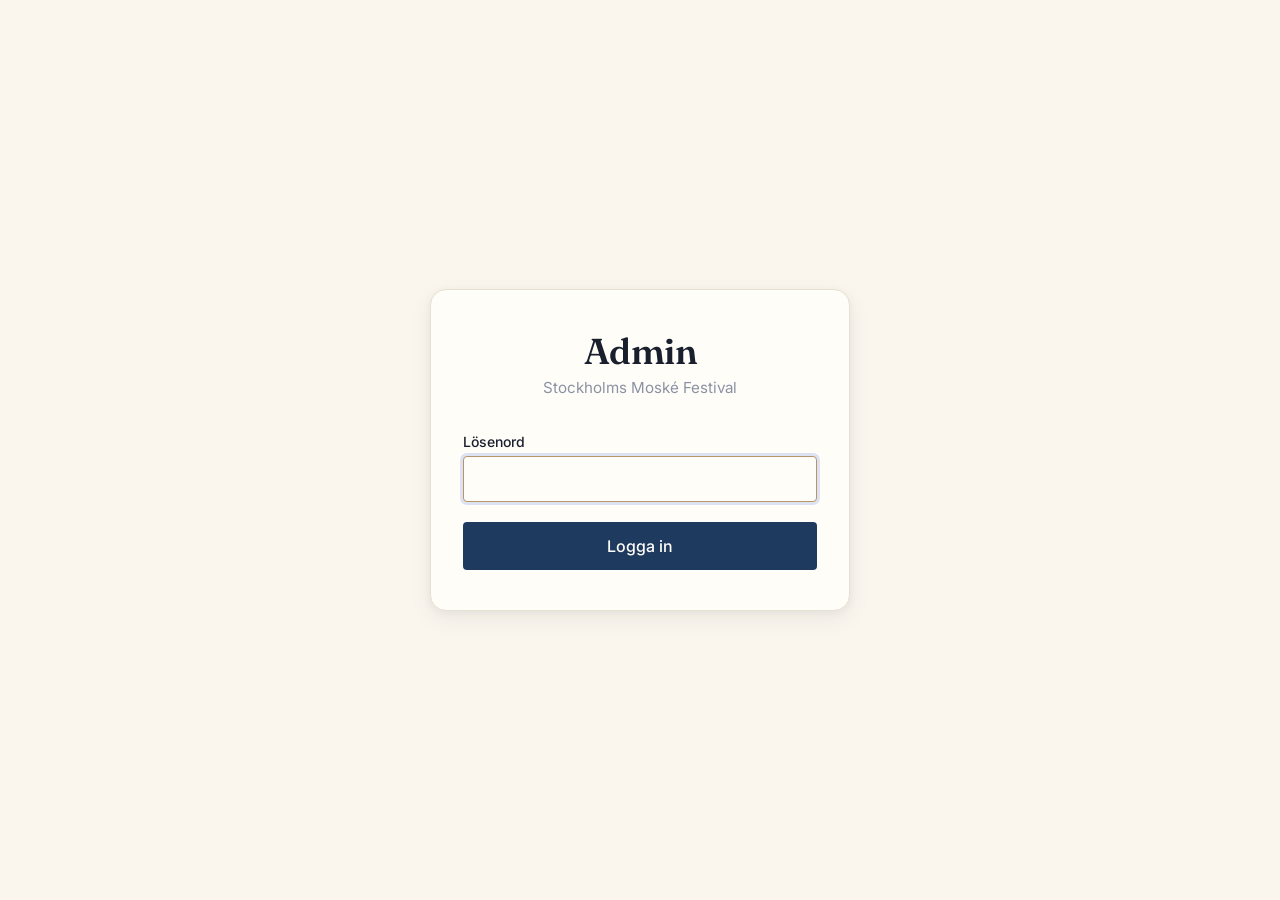
<file: bajram-admin/index.html>
<!DOCTYPE html>
<html lang="sv">
<head>
  <meta charset="utf-8">
  <meta name="viewport" content="width=device-width, initial-scale=1.0, viewport-fit=cover">
  <meta name="robots" content="noindex, nofollow">
  <meta name="theme-color" content="#0f1e3d">
  <title>Admin – Stockholms Moské Festival</title>

  <link rel="preconnect" href="https://fonts.googleapis.com">
  <link rel="preconnect" href="https://fonts.gstatic.com" crossorigin>
  <link rel="stylesheet" href="https://fonts.googleapis.com/css2?family=Fraunces:ital,opsz,wght,SOFT@0,9..144,300..600,30..100;1,9..144,300..600,30..100&family=Inter:wght@400;500;600&display=swap">

  <link rel="stylesheet" href="admin.css">
</head>
<body>

  <a href="#main-content" class="skip-link">Hoppa till innehåll</a>

  <!-- ========================================================== -->
  <!-- LOGIN-VY                                                    -->
  <!-- ========================================================== -->
  <section id="login-view" class="centered">
    <div class="login-card">
      <h1>Admin</h1>
      <p class="subtitle">Stockholms Moské Festival</p>
      <form id="login-form" novalidate>
        <label for="login-password">Lösenord</label>
        <input type="password" id="login-password" required autocomplete="current-password" autofocus>
        <button type="submit">Logga in</button>
        <p id="login-error" class="error" role="alert" aria-live="assertive" hidden></p>
      </form>
    </div>
  </section>

  <!-- ========================================================== -->
  <!-- DASHBOARD-VY                                                -->
  <!-- ========================================================== -->
  <div id="dashboard-view" hidden>

    <!-- Toppbar -->
    <header class="topbar">
      <div class="topbar__brand">
        <img src="assets/logo.svg" alt="" class="topbar__logo" width="32" height="36">
        <div class="topbar__title">
          <span class="topbar__name">Stockholms Moské</span>
          <span class="topbar__sub">Admin · Festival 2026</span>
        </div>
        <span class="topbar__divider" aria-hidden="true"></span>
        <span id="live-chip" class="chip ok topbar__live"><span class="dot ok"></span>Live · senast sparad <span id="last-saved">just nu</span></span>
      </div>
      <div class="topbar__actions">
        <a id="preview-public-link" href="../bajram-basar/" target="_blank" rel="noopener" class="btn btn--ghost-light">Förhandsgranska sidan ↗</a>
        <div id="user-pill" class="topbar__user-pill" hidden>
          <span class="topbar__avatar" aria-hidden="true">YA</span>
          <span class="topbar__user-name">Yasser A.</span>
        </div>
        <button id="logout-btn" class="btn btn--ghost-light">Logga ut</button>
      </div>
    </header>

    <!-- Banner ersätter toasts: live-meddelande direkt i layouten -->
    <div id="banner" class="banner" role="status" aria-live="polite" hidden></div>

    <div class="dashboard-layout">

      <!-- Sidebar-navigation -->
      <nav class="tab-nav" aria-label="Adminnavigering">
        <p class="tab-nav__group-label">Översikt</p>
        <button class="tab-nav__btn is-active" data-tab="overview" type="button" id="tab-overview" aria-selected="true">
          <span class="tab-nav__icon" aria-hidden="true">◐</span>
          <span class="tab-nav__label">Översikt</span>
        </button>

        <p class="tab-nav__group-label">Innehåll</p>
        <button class="tab-nav__btn" data-tab="event" type="button" id="tab-event" aria-selected="false">
          <span class="tab-nav__icon" aria-hidden="true">✦</span>
          <span class="tab-nav__label">Eventinformation</span>
        </button>
        <button class="tab-nav__btn" data-tab="questions" type="button" id="tab-questions" aria-selected="false">
          <span class="tab-nav__icon" aria-hidden="true">⊞</span>
          <span class="tab-nav__label">Formulärfrågor</span>
        </button>
        <button class="tab-nav__btn" data-tab="submissions" type="button" id="tab-submissions" aria-selected="false">
          <span class="tab-nav__icon" aria-hidden="true">✺</span>
          <span class="tab-nav__label">Anmälningar</span>
          <span id="tab-badge-submissions" class="tab-nav__badge" hidden></span>
        </button>
        <button class="tab-nav__btn" data-tab="exhibitors" type="button" id="tab-exhibitors" aria-selected="false">
          <span class="tab-nav__icon" aria-hidden="true">✧</span>
          <span class="tab-nav__label">Utställare</span>
          <span id="tab-badge-exhibitors" class="tab-nav__badge" hidden></span>
        </button>
        <button class="tab-nav__btn" data-tab="sports" type="button" id="tab-sports" aria-selected="false">
          <span class="tab-nav__icon" aria-hidden="true">◇</span>
          <span class="tab-nav__label">Fotboll &amp; basket</span>
        </button>

        <p class="tab-nav__group-label">Inställningar</p>
        <button class="tab-nav__btn" data-tab="social" type="button" id="tab-social" aria-selected="false">
          <span class="tab-nav__icon" aria-hidden="true">⌖</span>
          <span class="tab-nav__label">Sociala medier</span>
        </button>

        <div class="tab-nav__help">
          <p class="tab-nav__help-title">Behöver du hjälp?</p>
          <p class="tab-nav__help-text">Ring Karim på<br><a href="tel:+46739314033">073 931 40 33</a></p>
        </div>
      </nav>

      <!-- Innehållsområde -->
      <main class="tab-content" id="main-content">

        <!-- ---------- ÖVERSIKT ---------- -->
        <section data-tab-panel="overview" id="panel-overview" tabindex="0">
          <div class="page-header">
            <p class="page-header__crumbs">Översikt</p>
            <div class="page-header__row">
              <div>
                <h1 class="page-header__title">Översikt</h1>
                <p class="page-header__sub">Status för festivalen och senaste anmälningar.</p>
              </div>
            </div>
          </div>
          <div class="status-cards">
            <div class="status-card status-card--registration">
              <span class="label">Anmälan</span>
              <strong id="overview-registration-status">…</strong>
              <button id="toggle-registration-btn" class="btn btn--small">Stäng anmälan</button>
            </div>
            <div class="status-card">
              <span class="label">Nya anmälningar</span>
              <strong id="overview-new-count">…</strong>
            </div>
            <div class="status-card">
              <span class="label">Totalt anmälningar</span>
              <strong id="overview-total-count">…</strong>
            </div>
            <div class="status-card">
              <span class="label">Publicerade utställare</span>
              <strong id="overview-published-count">…</strong>
            </div>
          </div>
          <div class="quick-links">
            <button data-goto-tab="submissions" class="btn">Visa anmälningar →</button>
            <button data-goto-tab="exhibitors" class="btn">Hantera utställare →</button>
            <button data-goto-tab="event" class="btn">Ändra eventinfo →</button>
          </div>
        </section>

        <!-- ---------- EVENTINFORMATION ---------- -->
        <section data-tab-panel="event" id="panel-event" tabindex="0" hidden>
          <div class="page-header">
            <p class="page-header__crumbs">Innehåll → Eventinformation</p>
            <div class="page-header__row">
              <div>
                <h1 class="page-header__title">Eventinformation</h1>
                <p class="page-header__sub">Ändringarna syns på publika sidan inom ~5 minuter (eller direkt om besökaren öppnar sidan i ny flik).</p>
              </div>
            </div>
          </div>
          <form id="event-form">
            <div id="event-fields"></div>
          </form>
        </section>

        <!-- ---------- FORMULÄRFRÅGOR ---------- -->
        <section data-tab-panel="questions" id="panel-questions" tabindex="0" hidden>
          <div class="page-header">
            <p class="page-header__crumbs">Innehåll → Bazaar → Formulärfrågor</p>
            <div class="page-header__row">
              <div>
                <h1 class="page-header__title">Formulärfrågor</h1>
                <p class="page-header__sub">Drag och släpp för att ändra ordning. Klicka på <strong>Ny fråga</strong> längst ned för att lägga till.</p>
              </div>
            </div>
          </div>
          <ul id="questions-list" class="questions-list"></ul>
          <button id="add-question-btn" class="btn btn-add">+ Ny fråga</button>
          <div class="form-actions">
            <button id="save-questions-btn" class="btn btn--primary">Spara frågor</button>
            <span id="questions-saved-msg" class="saved-msg" role="status" aria-live="polite" hidden>✓ Sparat</span>
          </div>
        </section>

        <!-- ---------- ANMÄLNINGAR ---------- -->
        <section data-tab-panel="submissions" id="panel-submissions" tabindex="0" hidden>
          <div class="page-header">
            <p class="page-header__crumbs">Innehåll → Bazaar → Anmälningar</p>
            <div class="page-header__row">
              <div>
                <h1 class="page-header__title">Anmälningar</h1>
                <p class="page-header__sub" id="submissions-subtitle">Klicka på en rad för att se hela formuläret och uppdatera status.</p>
              </div>
              <button id="export-csv-btn" class="btn btn-ghost">Exportera CSV ↓</button>
            </div>
          </div>

          <div class="filter-tabs" role="tablist" aria-label="Filtrera anmälningar på status">
            <button class="filter-tab is-active" data-filter="all" type="button" role="tab" aria-selected="true">Alla <span class="filter-tab__count" data-count="all">0</span></button>
            <button class="filter-tab" data-filter="new" type="button" role="tab" aria-selected="false">Nya <span class="filter-tab__count" data-count="new">0</span></button>
            <button class="filter-tab" data-filter="reviewed" type="button" role="tab" aria-selected="false">Granskar <span class="filter-tab__count" data-count="reviewed">0</span></button>
            <button class="filter-tab" data-filter="approved" type="button" role="tab" aria-selected="false">Godkända <span class="filter-tab__count" data-count="approved">0</span></button>
            <button class="filter-tab" data-filter="contacted" type="button" role="tab" aria-selected="false">Kontaktade <span class="filter-tab__count" data-count="contacted">0</span></button>
            <button class="filter-tab" data-filter="rejected" type="button" role="tab" aria-selected="false">Nekade <span class="filter-tab__count" data-count="rejected">0</span></button>
          </div>

          <div class="toolbar">
            <input type="search" id="submissions-search" placeholder="Sök anmälningar…" aria-label="Sök anmälningar">
            <select id="submissions-filter" hidden aria-hidden="true">
              <option value="all">Alla statusar</option>
              <option value="new">Nya</option>
              <option value="reviewed">Granskade</option>
              <option value="approved">Godkända</option>
              <option value="rejected">Nekade</option>
              <option value="contacted">Kontaktade</option>
            </select>
          </div>
          <table id="submissions-table" class="data-table">
            <thead>
              <tr><th>Datum</th><th>Namn</th><th>Företag</th><th>E-post</th><th>Telefon</th><th>Status</th><th><span class="visually-hidden">Åtgärder</span></th></tr>
            </thead>
            <tbody id="submissions-tbody"></tbody>
          </table>

          <!-- Detalj-modal -->
          <dialog id="submission-detail" aria-labelledby="submission-detail-title">
            <button class="dialog__close" aria-label="Stäng">×</button>
            <div id="submission-detail-content"></div>
          </dialog>
        </section>

        <!-- ---------- UTSTÄLLARE ---------- -->
        <section data-tab-panel="exhibitors" id="panel-exhibitors" tabindex="0" hidden>
          <div class="page-header">
            <p class="page-header__crumbs">Innehåll → Utställare</p>
            <div class="page-header__row">
              <div>
                <h1 class="page-header__title">Utställare</h1>
                <p class="page-header__sub">Bara utställare med <strong>Publicerad</strong> = på syns på publika sidan.</p>
              </div>
            </div>
          </div>
          <ul id="exhibitors-list"></ul>
          <button id="add-exhibitor-btn" class="btn btn-add">+ Lägg till utställare</button>
          <div class="form-actions">
            <button id="save-exhibitors-btn" class="btn btn--primary">Spara utställare</button>
            <span id="exhibitors-saved-msg" class="saved-msg" role="status" aria-live="polite" hidden>✓ Sparat</span>
          </div>
        </section>

        <!-- ---------- SOCIALA MEDIER ---------- -->
        <section data-tab-panel="social" id="panel-social" tabindex="0" hidden>
          <div class="page-header">
            <p class="page-header__crumbs">Inställningar → Sociala medier</p>
            <div class="page-header__row">
              <div>
                <h1 class="page-header__title">Sociala medier</h1>
                <p class="page-header__sub">Länkar som visas i pop-up:en på publika sidan.</p>
              </div>
            </div>
          </div>
          <ul id="social-list"></ul>
          <button id="add-social-btn" class="btn btn-add">+ Lägg till länk</button>
          <div class="form-actions">
            <button id="save-social-btn" class="btn btn--primary">Spara länkar</button>
            <span id="social-saved-msg" class="saved-msg" role="status" aria-live="polite" hidden>✓ Sparat</span>
          </div>
        </section>

        <!-- ---------- FOTBOLL & BASKET ---------- -->
        <section data-tab-panel="sports" id="panel-sports" tabindex="0" hidden>
          <div class="page-header">
            <p class="page-header__crumbs">Innehåll → Fotboll &amp; basket</p>
            <div class="page-header__row">
              <div>
                <h1 class="page-header__title">Fotboll &amp; basket</h1>
                <p class="page-header__sub">Hantera kommande sport-anmälningar.</p>
              </div>
            </div>
          </div>
          <div id="sports-list"></div>
          <div class="form-actions">
            <button id="save-sports-btn" class="btn btn--primary">Spara sport-sidor</button>
            <span id="sports-saved-msg" class="saved-msg" role="status" aria-live="polite" hidden>✓ Sparat</span>
          </div>
        </section>

      </main>
    </div>
  </div>

  <!-- ========================================================== -->
  <!-- BEKRÄFTELSE-MODAL                                           -->
  <!-- ========================================================== -->
  <dialog id="confirm-dialog" aria-labelledby="confirm-title" aria-describedby="confirm-message">
    <h3 id="confirm-title">Bekräfta</h3>
    <p id="confirm-message"></p>
    <div class="dialog__actions">
      <button id="confirm-cancel" class="btn">Avbryt</button>
      <button id="confirm-ok" class="btn btn--danger">OK</button>
    </div>
  </dialog>

  <script src="config.js" defer></script>
  <script src="admin.js" defer></script>
</body>
</html>
</file>
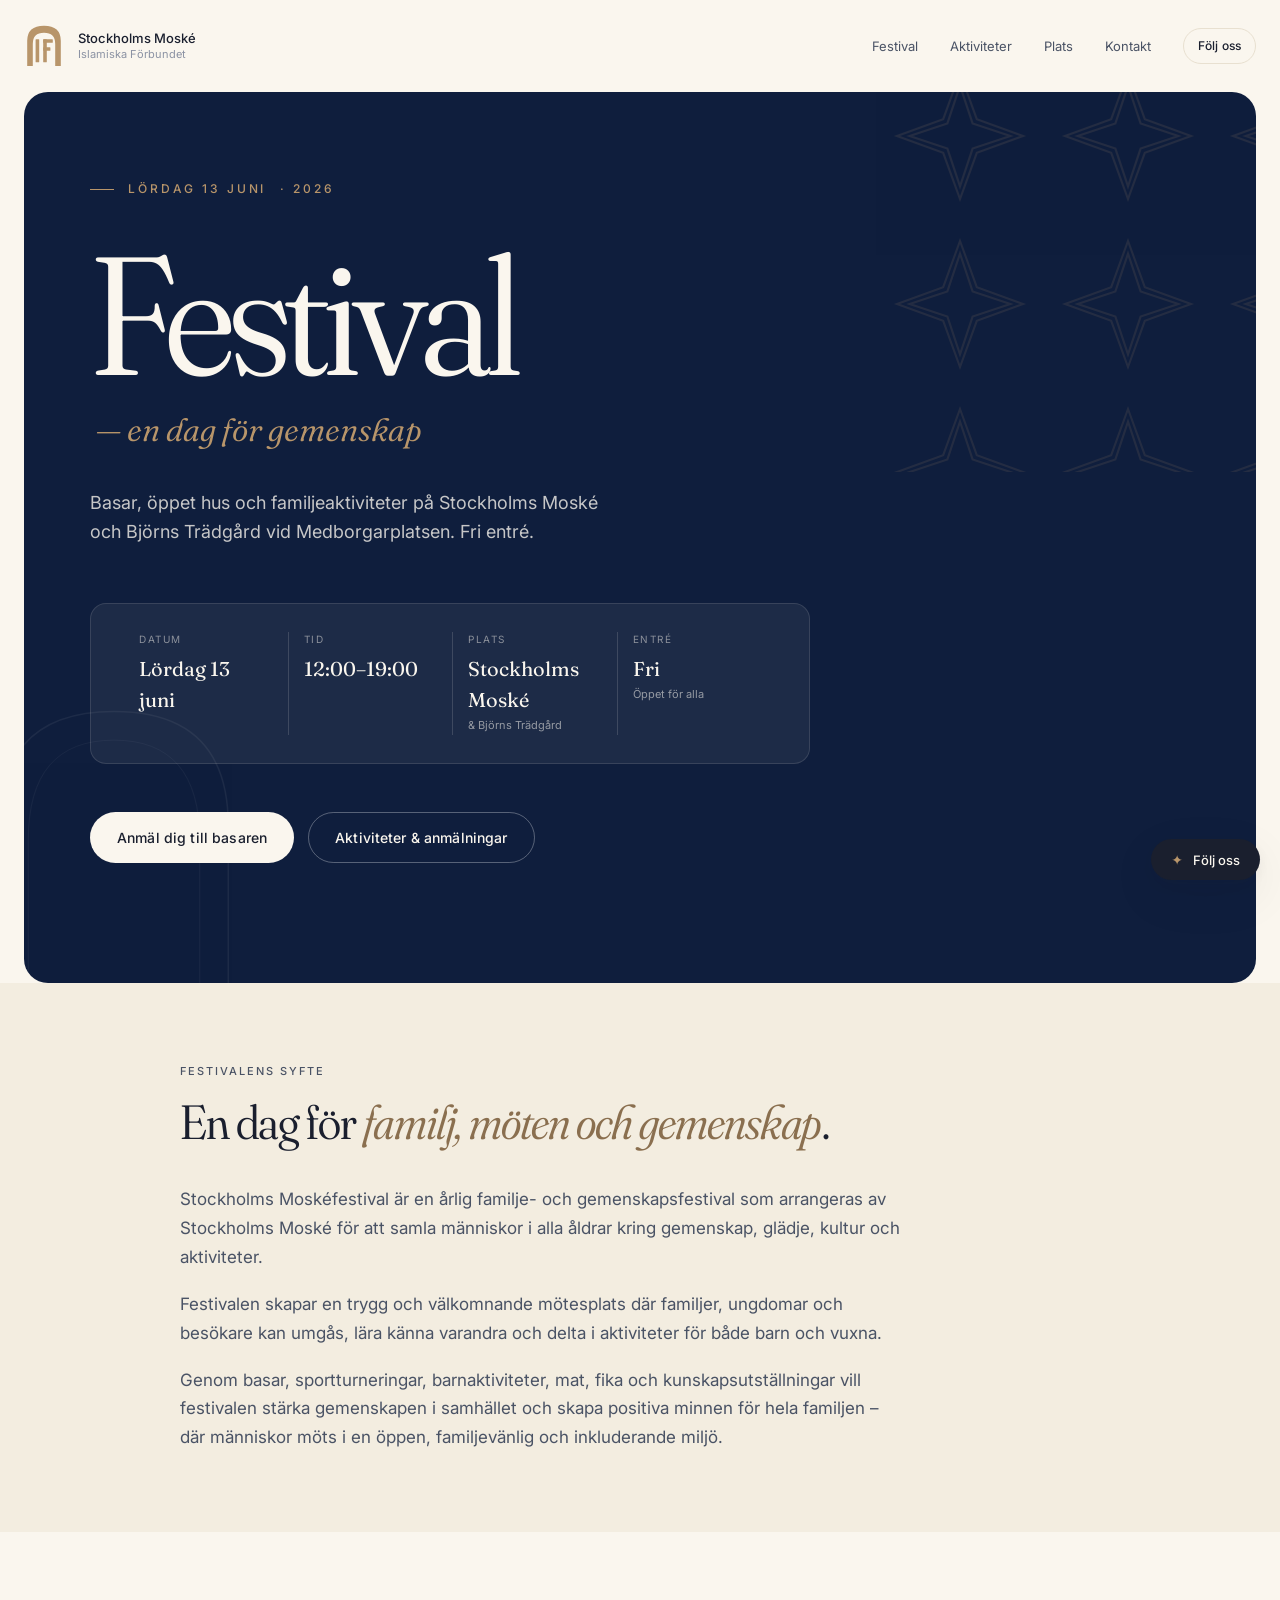
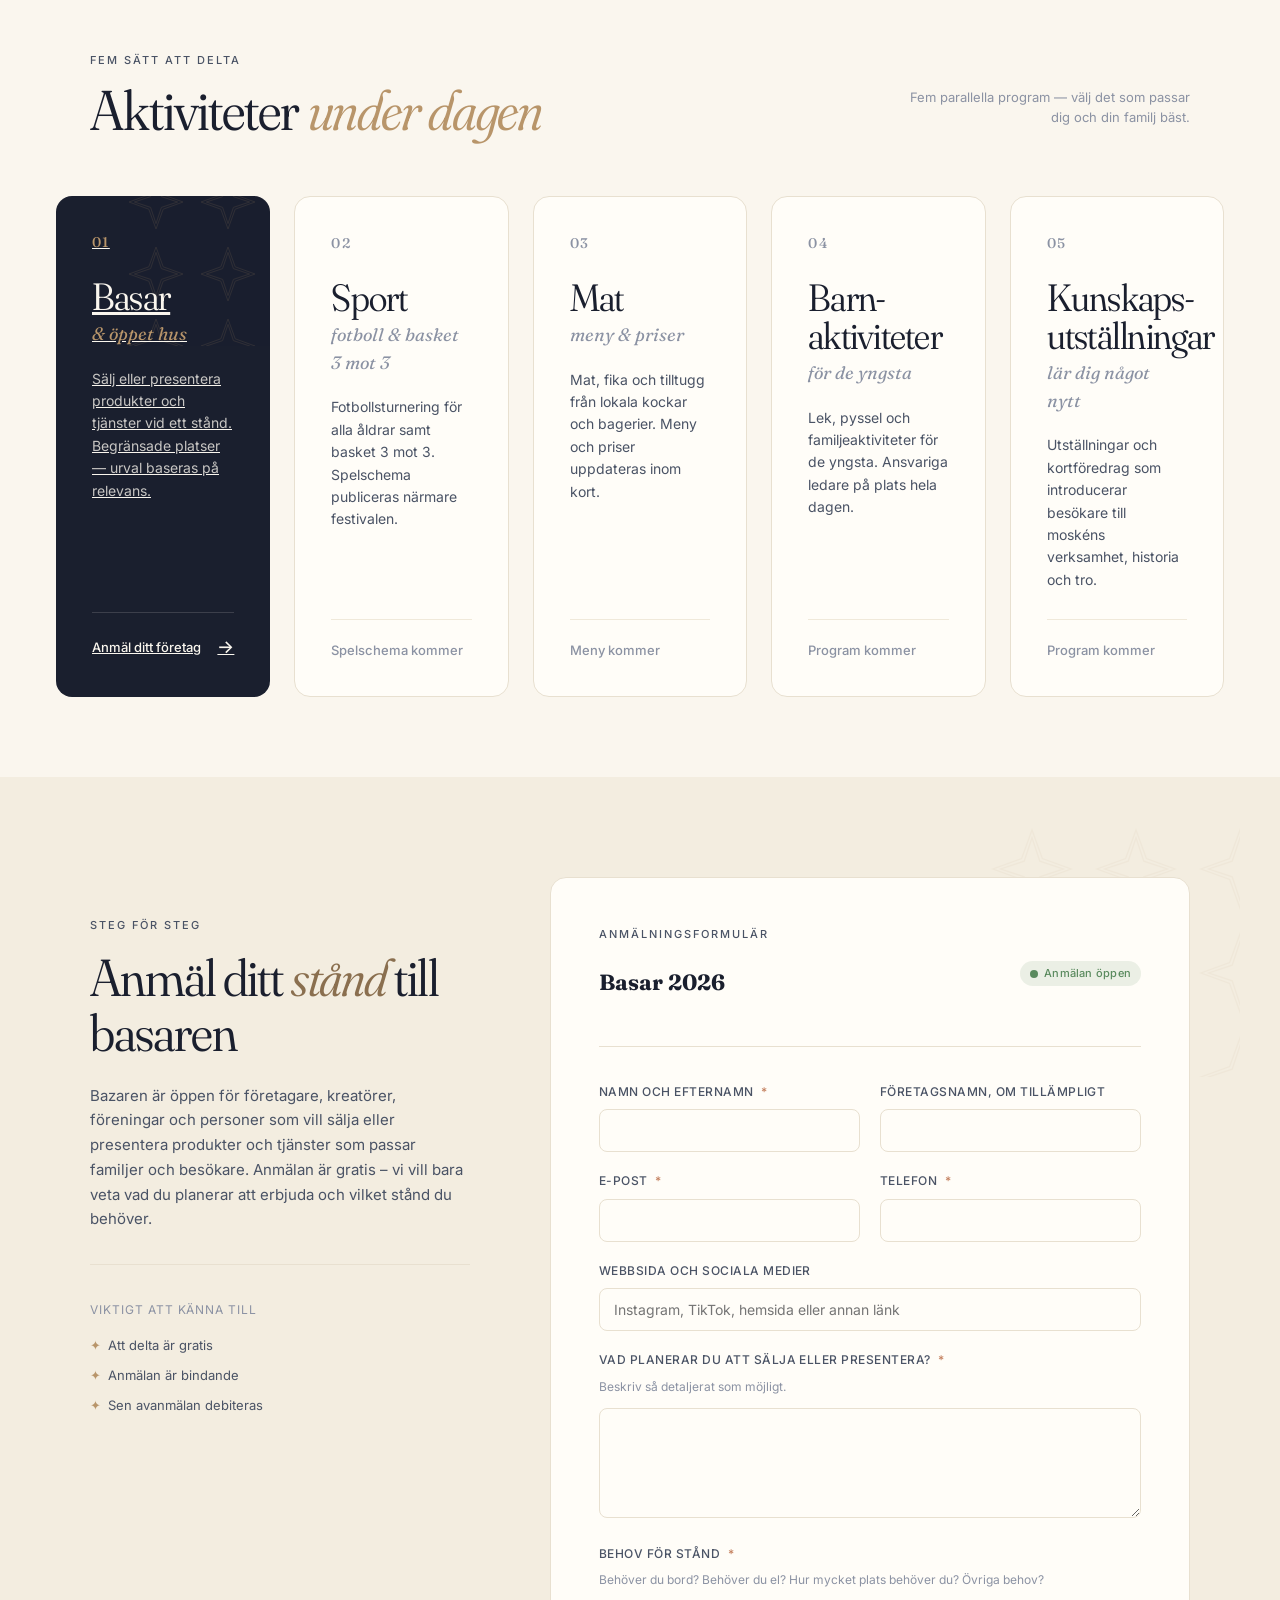
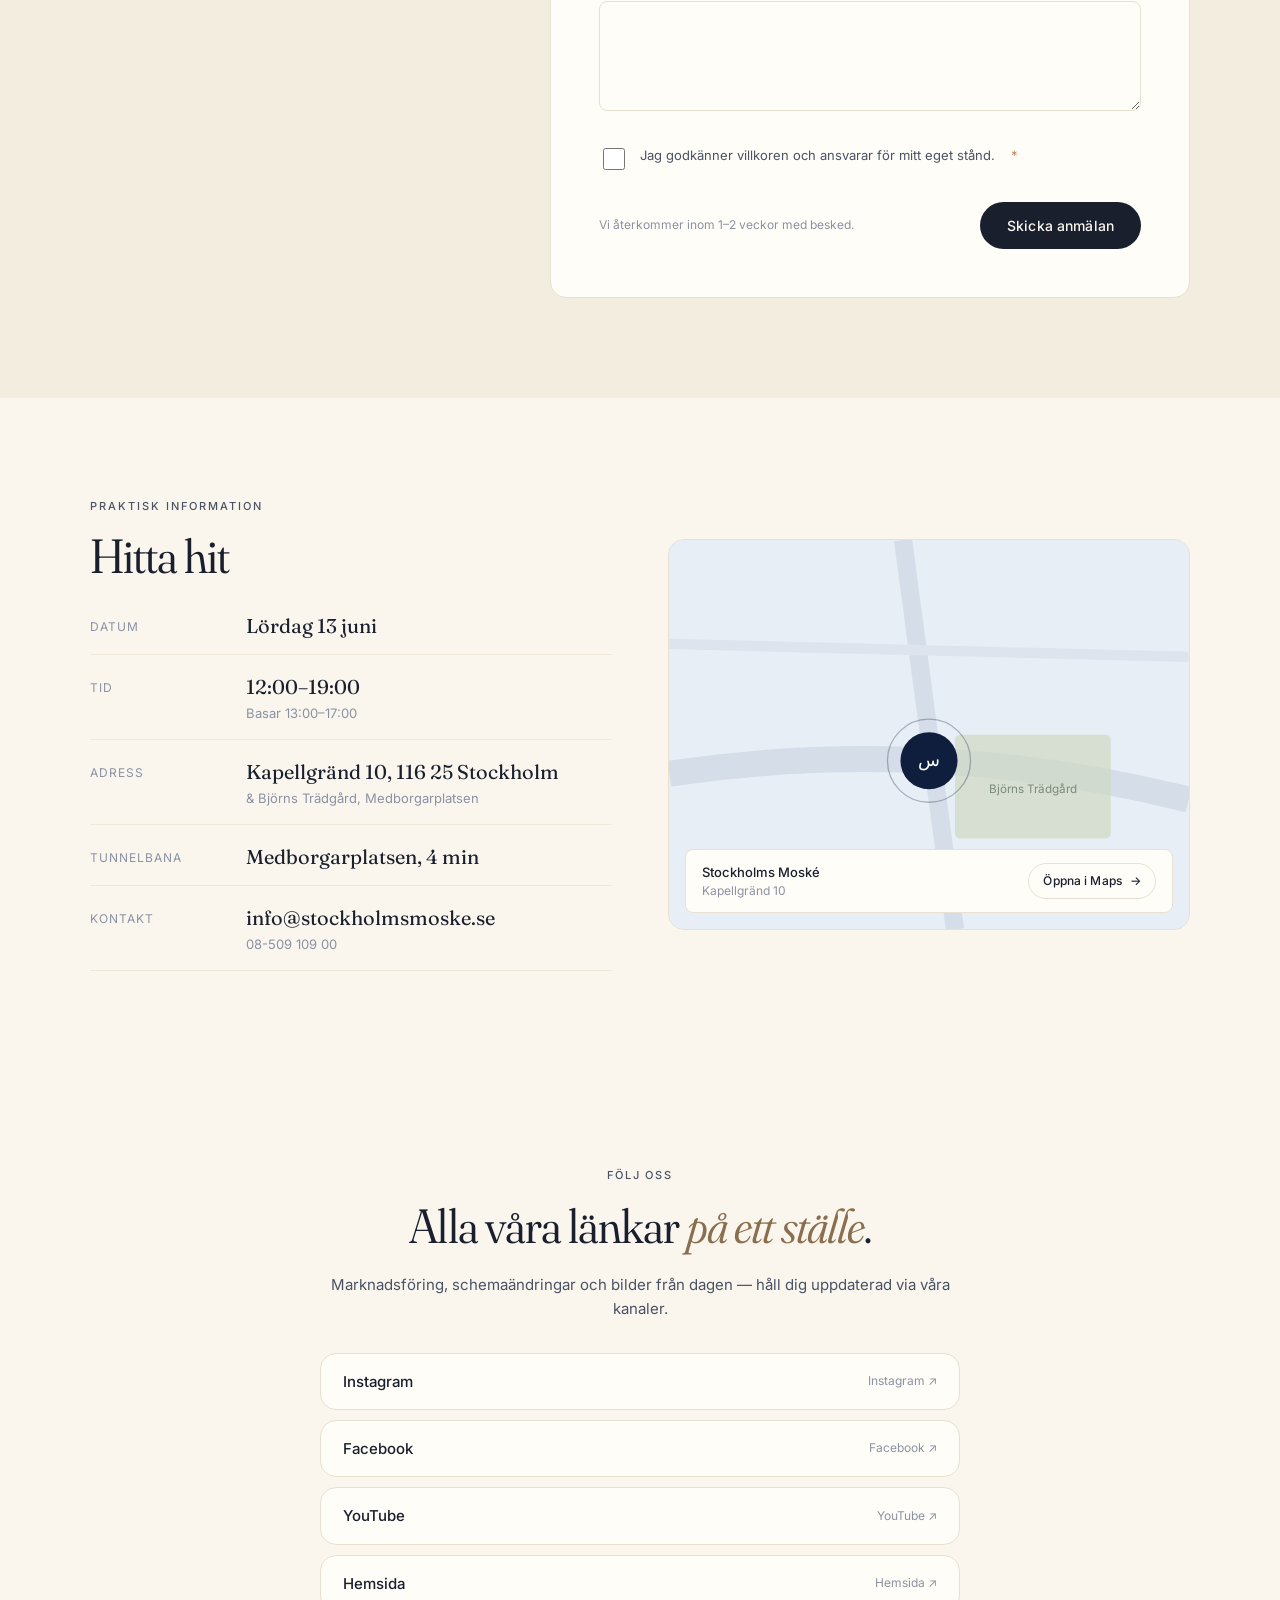
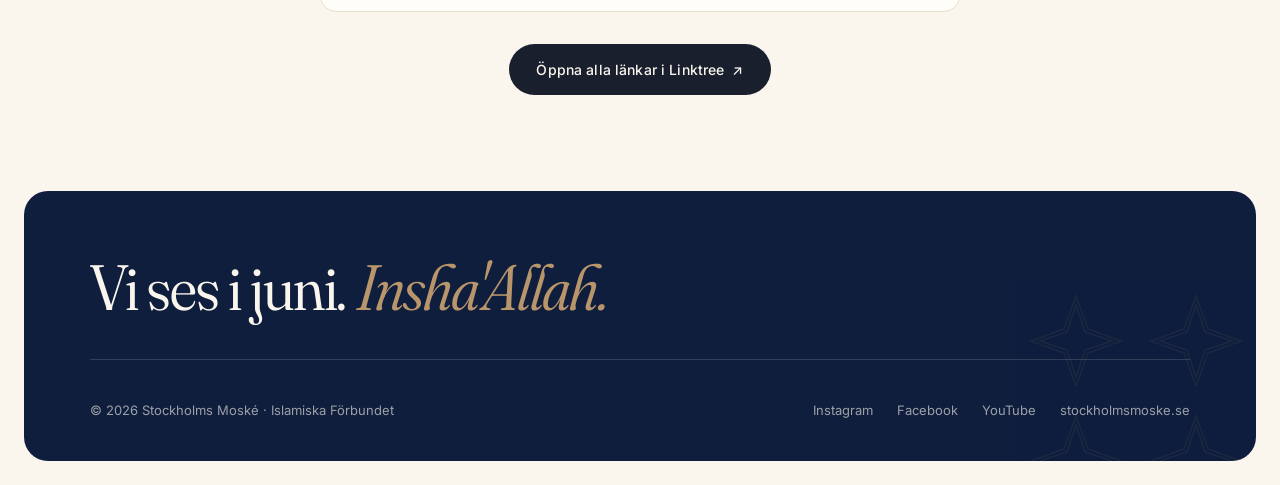
<file: bajram-basar/index.html>
<!DOCTYPE html>
<html lang="sv">
<head>
  <meta charset="utf-8">
  <meta name="viewport" content="width=device-width, initial-scale=1, viewport-fit=cover">

  <title>Stockholms Moské Festival — Lördag 13 juni 2026</title>
  <meta name="description" content="Festival på Stockholms Moské och Björns Trädgård vid Medborgarplatsen, lördag 13 juni 2026. Basar, öppet hus och familjeaktiviteter. Fri entré.">

  <meta name="theme-color" content="#0f1e3d">
  <meta name="robots" content="index,follow">

  <!-- Open Graph -->
  <meta property="og:type" content="website">
  <meta property="og:locale" content="sv_SE">
  <meta property="og:site_name" content="Stockholms Moské">
  <meta property="og:title" content="Stockholms Moské Festival — Lördag 13 juni 2026">
  <meta property="og:description" content="Festival på Stockholms Moské och Björns Trädgård. Basar, öppet hus och familjeaktiviteter. Fri entré.">
  <meta property="og:image" content="assets/og-festival.jpg">
  <meta property="og:url" content="https://stockholmsmoske.karimkhalil.se/bajram-basar/">

  <!-- Twitter card -->
  <meta name="twitter:card" content="summary_large_image">
  <meta name="twitter:title" content="Stockholms Moské Festival — Lördag 13 juni 2026">
  <meta name="twitter:description" content="Festival på Stockholms Moské och Björns Trädgård. Basar, öppet hus och familjeaktiviteter. Fri entré.">
  <meta name="twitter:image" content="assets/og-festival.jpg">

  <!-- Fonts -->
  <link rel="preconnect" href="https://fonts.googleapis.com">
  <link rel="preconnect" href="https://fonts.gstatic.com" crossorigin>
  <link rel="stylesheet" href="https://fonts.googleapis.com/css2?family=Fraunces:ital,opsz,wght,SOFT@0,9..144,300..600,30..100;1,9..144,300..600,30..100&family=Inter:wght@400;500;600&display=swap">

  <link rel="icon" href="assets/favicon.svg" type="image/svg+xml">
  <link rel="alternate icon" href="assets/favicon.ico">

  <link rel="stylesheet" href="styles.css">
</head>
<body>

  <a href="#main-content" class="skip-link">Hoppa till innehåll</a>

  <!-- ───────── Top nav ───────── -->
  <header class="site-header" role="banner">
    <a class="site-logo" href="https://stockholmsmoske.se" aria-label="Stockholms Moské – startsida">
      <img src="assets/logo.svg" alt="" class="site-logo__mark" width="40" height="44">
      <span class="site-logo__text">
        <span class="site-logo__name">Stockholms Moské</span>
        <span class="site-logo__sub">Islamiska Förbundet</span>
      </span>
    </a>
    <nav class="site-nav" aria-label="Primär navigation">
      <a href="#hero">Festival</a>
      <a href="#aktiviteter">Aktiviteter</a>
      <a href="#hitta-hit">Plats</a>
      <a href="#kontakt">Kontakt</a>
      <button id="social-fab-trigger" type="button" class="btn btn-ghost btn--small site-nav__follow">
        <span class="visually-hidden">Följ Stockholms Moské på sociala medier</span>
        <span aria-hidden="true">Följ oss</span>
      </button>
    </nav>
  </header>

  <main id="main-content">

    <!-- ───────── Hero ───────── -->
    <section id="hero" class="hero" aria-labelledby="hero-title">
      <svg class="ornament ornament--top-right" width="420" height="420" viewBox="0 0 100 100" aria-hidden="true">
        <defs>
          <pattern id="hero-star" x="0" y="0" width="40" height="40" patternUnits="userSpaceOnUse">
            <path d="M20 5 L24 16 L35 20 L24 24 L20 35 L16 24 L5 20 L16 16 Z M20 8 L23 17 L32 20 L23 23 L20 32 L17 23 L8 20 L17 17 Z" fill="none" stroke="currentColor" stroke-width="0.5"/>
          </pattern>
        </defs>
        <rect width="100" height="100" fill="url(#hero-star)"/>
      </svg>
      <svg class="ornament ornament--bottom-left" width="300" height="400" viewBox="0 0 200 280" aria-hidden="true">
        <path d="M20 280 L20 100 Q20 20 100 20 Q180 20 180 100 L180 280 Z" fill="none" stroke="currentColor" stroke-width="1"/>
        <path d="M40 280 L40 110 Q40 40 100 40 Q160 40 160 110 L160 280" fill="none" stroke="currentColor" stroke-width="0.5"/>
      </svg>

      <div class="hero__inner">
        <p class="hero__eyebrow">
          <span data-bind="eventDate">Lördag 13 juni</span> · 2026
        </p>
        <h1 id="hero-title" class="hero__title" data-bind="eventTitle">Festival</h1>
        <p class="hero__subtitle" data-bind="eventSubtitle">— en dag för gemenskap</p>
        <p class="hero__lede" data-bind="introText">Basar, öppet hus och familjeaktiviteter på Stockholms Moské och Björns Trädgård vid Medborgarplatsen. Fri entré.</p>

        <div class="hero__strip">
          <div class="hero__strip-col">
            <span class="hero__strip-label">Datum</span>
            <span class="hero__strip-value" data-bind="eventDate">Lördag 13 juni</span>
          </div>
          <div class="hero__strip-col">
            <span class="hero__strip-label">Tid</span>
            <span class="hero__strip-value" data-bind="eventTime">12:00 – 19:00</span>
          </div>
          <div class="hero__strip-col">
            <span class="hero__strip-label">Plats</span>
            <span class="hero__strip-value" data-bind="eventLocation">Stockholms Moské</span>
            <span class="hero__strip-sub">&amp; Björns Trädgård</span>
          </div>
          <div class="hero__strip-col">
            <span class="hero__strip-label">Entré</span>
            <span class="hero__strip-value">Fri</span>
            <span class="hero__strip-sub">Öppet för alla</span>
          </div>
        </div>

        <div class="hero__cta">
          <a class="btn btn-light" href="#anmal" data-bind="heroButtonText">Anmäl dig till basaren <span aria-hidden="true">→</span></a>
          <a class="btn btn-outline-light" href="#aktiviteter">Aktiviteter &amp; anmälningar</a>
        </div>
      </div>
    </section>

    <!-- ───────── Syfte ───────── -->
    <section id="syfte" class="purpose" aria-labelledby="purpose-title">
      <div class="purpose__inner">
        <p class="eyebrow" style="margin: 0 0 16px;">Festivalens syfte</p>
        <h2 id="purpose-title" class="purpose__title">
          En dag för <em>familj, möten och gemenskap</em>.
        </h2>
        <div class="purpose__body" data-bind="purposeText">
          <p>Stockholms Moskéfestival är en årlig familje- och gemenskapsfestival som arrangeras av Stockholms Moské för att samla människor i alla åldrar kring gemenskap, glädje, kultur och aktiviteter.</p>
          <p>Festivalen skapar en trygg och välkomnande mötesplats där familjer, ungdomar och besökare kan umgås, lära känna varandra och delta i aktiviteter för både barn och vuxna.</p>
          <p>Genom basar, sportturneringar, barnaktiviteter, mat, fika och kunskapsutställningar vill festivalen stärka gemenskapen i samhället och skapa positiva minnen för hela familjen – där människor möts i en öppen, familjevänlig och inkluderande miljö.</p>
        </div>
      </div>
    </section>

    <!-- ───────── Activities ───────── -->
    <section id="aktiviteter" class="activities" aria-labelledby="activities-title">
      <div class="activities__head">
        <div>
          <p class="eyebrow" style="margin: 0 0 12px;">Fem sätt att delta</p>
          <h2 id="activities-title" class="activities__title">
            Aktiviteter <em>under dagen</em>
          </h2>
        </div>
        <p class="activities__sub">
          Fem parallella program — välj det som passar dig och din familj bäst.
        </p>
      </div>

      <div class="activities__grid activities__grid--5">
        <a href="#anmal" class="activity-card activity-card--highlight">
          <svg class="activity-card__ornament" width="180" height="180" viewBox="0 0 100 100" aria-hidden="true">
            <defs>
              <pattern id="card-star" x="0" y="0" width="40" height="40" patternUnits="userSpaceOnUse">
                <path d="M20 5 L24 16 L35 20 L24 24 L20 35 L16 24 L5 20 L16 16 Z M20 8 L23 17 L32 20 L23 23 L20 32 L17 23 L8 20 L17 17 Z" fill="none" stroke="currentColor" stroke-width="0.5"/>
              </pattern>
            </defs>
            <rect width="100" height="100" fill="url(#card-star)"/>
          </svg>
          <span class="activity-card__num">01</span>
          <div class="activity-card__body">
            <h3 class="activity-card__title">Basar</h3>
            <span class="activity-card__italic">&amp; öppet hus</span>
            <p class="activity-card__desc" data-bind="activityBazaarText">Sälj eller presentera produkter och tjänster vid ett stånd. Begränsade platser — urval baseras på relevans.</p>
          </div>
          <span class="activity-card__cta">
            <span>Anmäl ditt företag</span>
            <span class="activity-card__cta-arrow" aria-hidden="true">→</span>
          </span>
        </a>

        <div class="activity-card" data-activity="sport">
          <span class="activity-card__num">02</span>
          <div class="activity-card__body">
            <h3 class="activity-card__title">Sport</h3>
            <span class="activity-card__italic">fotboll &amp; basket 3 mot 3</span>
            <p class="activity-card__desc" data-bind="activitySportText">Fotbollsturnering för alla åldrar samt basket 3 mot 3. Spelschema publiceras närmare festivalen.</p>
          </div>
          <span class="activity-card__cta activity-card__cta--muted">
            <span>Spelschema kommer</span>
          </span>
        </div>

        <div class="activity-card" data-activity="mat">
          <span class="activity-card__num">03</span>
          <div class="activity-card__body">
            <h3 class="activity-card__title">Mat</h3>
            <span class="activity-card__italic">meny &amp; priser</span>
            <p class="activity-card__desc" data-bind="activityMatText">Mat, fika och tilltugg från lokala kockar och bagerier. Meny och priser uppdateras inom kort.</p>
          </div>
          <span class="activity-card__cta activity-card__cta--muted">
            <span>Meny kommer</span>
          </span>
        </div>

        <div class="activity-card" data-activity="barn">
          <span class="activity-card__num">04</span>
          <div class="activity-card__body">
            <h3 class="activity-card__title">Barn­aktiviteter</h3>
            <span class="activity-card__italic">för de yngsta</span>
            <p class="activity-card__desc" data-bind="activityKidsText">Lek, pyssel och familjeaktiviteter för de yngsta. Ansvariga ledare på plats hela dagen.</p>
          </div>
          <span class="activity-card__cta activity-card__cta--muted">
            <span>Program kommer</span>
          </span>
        </div>

        <div class="activity-card" data-activity="kunskap">
          <span class="activity-card__num">05</span>
          <div class="activity-card__body">
            <h3 class="activity-card__title">Kunskaps­utställningar</h3>
            <span class="activity-card__italic">lär dig något nytt</span>
            <p class="activity-card__desc" data-bind="activityKnowledgeText">Utställningar och kortföredrag som introducerar besökare till moskéns verksamhet, historia och tro.</p>
          </div>
          <span class="activity-card__cta activity-card__cta--muted">
            <span>Program kommer</span>
          </span>
        </div>
      </div>
    </section>

    <!-- ───────── Form section (Anmälan) ───────── -->
    <section id="anmal" class="form-section" aria-labelledby="form-title">
      <svg class="form-section__ornament" width="260" height="260" viewBox="0 0 100 100" aria-hidden="true">
        <defs>
          <pattern id="form-star" x="0" y="0" width="40" height="40" patternUnits="userSpaceOnUse">
            <path d="M20 5 L24 16 L35 20 L24 24 L20 35 L16 24 L5 20 L16 16 Z M20 8 L23 17 L32 20 L23 23 L20 32 L17 23 L8 20 L17 17 Z" fill="none" stroke="currentColor" stroke-width="0.5"/>
          </pattern>
        </defs>
        <rect width="100" height="100" fill="url(#form-star)"/>
      </svg>

      <div class="form-section__inner">
        <div class="form-section__intro">
          <p class="eyebrow" style="margin: 0 0 16px;">Steg för steg</p>
          <h2 id="form-title" class="form-section__title">
            Anmäl ditt <em>stånd</em> till basaren
          </h2>
          <p class="form-section__lede" data-bind="whoCanApplyText">
            Vi förväntar oss cirka 130 barn och 200 vuxna besökare. Bazaren är öppen mellan 13:00 och 17:00. Varje deltagare ansvarar för sin plats inklusive städning.
          </p>
          <div class="form-section__notes">
            <p class="form-section__notes-title">Viktigt att känna till</p>
            <ul>
              <li>Att delta är gratis</li>
              <li>Anmälan är bindande</li>
              <li>Sen avanmälan debiteras</li>
            </ul>
          </div>
        </div>

        <div class="form-card">
          <div class="form-card__head">
            <div>
              <p class="eyebrow" style="margin: 0 0 6px;">Anmälningsformulär</p>
              <h3 class="form-card__head-title">Basar 2026</h3>
            </div>
            <span id="form-status-chip" class="chip ok"><span class="dot ok"></span>Anmälan öppen</span>
          </div>

          <!-- Form-container fylls dynamiskt av script.js. När anmälan är stängd, renderas closed-message + utställarlistan istället. -->
          <div id="form-container" hidden></div>
          <div id="exhibitors-container" hidden></div>

          <noscript>
            <div class="form-status" data-tone="error" role="alert">
              Anmälningsformuläret kräver JavaScript. Skicka istället din intresseanmälan via e-post till
              <a href="mailto:info@stockholmsmoske.se">info@stockholmsmoske.se</a> så återkommer vi.
            </div>
          </noscript>
        </div>
      </div>
    </section>

    <!-- ───────── Practical / Map ───────── -->
    <section id="hitta-hit" class="practical" aria-labelledby="practical-title">
      <div class="practical__inner">
        <div>
          <p class="eyebrow" style="margin: 0 0 16px;">Praktisk information</p>
          <h2 id="practical-title" class="practical__title">Hitta hit</h2>
          <div class="practical__list">
            <div class="fact-row">
              <div class="fact-row__label">Datum</div>
              <div>
                <div class="fact-row__value" data-bind="eventDate">Lördag 13 juni 2026</div>
              </div>
            </div>
            <div class="fact-row">
              <div class="fact-row__label">Tid</div>
              <div>
                <div class="fact-row__value" data-bind="eventTime">12:00 – 19:00</div>
                <div class="fact-row__sub">Basar <span data-bind="bazaarTime">13:00 – 17:00</span></div>
              </div>
            </div>
            <div class="fact-row">
              <div class="fact-row__label">Adress</div>
              <div>
                <div class="fact-row__value">Kapellgränd 10, 116 25 Stockholm</div>
                <div class="fact-row__sub">&amp; Björns Trädgård, Medborgarplatsen</div>
              </div>
            </div>
            <div class="fact-row">
              <div class="fact-row__label">Tunnelbana</div>
              <div>
                <div class="fact-row__value">Medborgarplatsen, 4 min</div>
              </div>
            </div>
            <div class="fact-row" id="kontakt">
              <div class="fact-row__label">Kontakt</div>
              <div>
                <div class="fact-row__value"><a href="mailto:info@stockholmsmoske.se" style="text-decoration: none;">info@stockholmsmoske.se</a></div>
                <div class="fact-row__sub"><a href="tel:+46850910900" style="color: inherit; text-decoration: none;">08-509 109 00</a></div>
              </div>
            </div>
          </div>
        </div>

        <div class="map" role="img" aria-label="Karta över Medborgarplatsen med Stockholms Moské och Björns Trädgård">
          <svg viewBox="0 0 400 300" aria-hidden="true">
            <rect width="400" height="300" fill="#e8eef5"/>
            <path d="M0 180 Q200 150 400 200" stroke="#d4dde8" stroke-width="20" fill="none"/>
            <path d="M180 0 L220 300" stroke="#d4dde8" stroke-width="14" fill="none"/>
            <path d="M0 80 L400 90" stroke="#dde4ee" stroke-width="8" fill="none"/>
            <rect x="220" y="150" width="120" height="80" rx="4" fill="#cfd9c4" opacity="0.7"/>
            <text x="280" y="195" text-anchor="middle" font-size="9" fill="#7a8a7c" font-family="Inter">Björns Trädgård</text>
            <circle cx="200" cy="170" r="22" fill="#0f1e3d"/>
            <circle cx="200" cy="170" r="32" fill="none" stroke="#0f1e3d" stroke-width="1" opacity="0.3"/>
            <text x="200" y="174" text-anchor="middle" fill="white" font-size="14" font-family="Fraunces">س</text>
          </svg>
          <div class="map__pill">
            <div>
              <div class="map__pill-name">Stockholms Moské</div>
              <div class="map__pill-addr">Kapellgränd 10</div>
            </div>
            <a class="btn btn-ghost btn--small" href="https://maps.google.com/?q=Kapellgr%C3%A4nd+10+Stockholm" target="_blank" rel="noopener">
              Öppna i Maps <span aria-hidden="true">→</span>
            </a>
          </div>
        </div>
      </div>
    </section>

    <!-- ───────── Linktree / följ oss ───────── -->
    <section id="folj-oss" class="linktree" aria-labelledby="linktree-title">
      <div class="linktree__inner">
        <p class="eyebrow" style="margin: 0 0 16px;">Följ oss</p>
        <h2 id="linktree-title" class="linktree__title">
          Alla våra länkar <em>på ett ställe</em>.
        </h2>
        <p class="linktree__lede">Marknadsföring, schemaändringar och bilder från dagen — håll dig uppdaterad via våra kanaler.</p>
        <div id="linktree-list" class="linktree__list" role="list"></div>
        <a id="linktree-cta" class="btn btn-primary linktree__cta" href="#" target="_blank" rel="noopener" hidden>
          Öppna alla länkar i Linktree <span aria-hidden="true">↗</span>
        </a>
      </div>
    </section>

  </main>

  <!-- ───────── Footer ───────── -->
  <footer class="site-footer" role="contentinfo">
    <svg class="site-footer__ornament" width="300" height="300" viewBox="0 0 100 100" aria-hidden="true">
      <defs>
        <pattern id="footer-star" x="0" y="0" width="40" height="40" patternUnits="userSpaceOnUse">
          <path d="M20 5 L24 16 L35 20 L24 24 L20 35 L16 24 L5 20 L16 16 Z M20 8 L23 17 L32 20 L23 23 L20 32 L17 23 L8 20 L17 17 Z" fill="none" stroke="currentColor" stroke-width="0.5"/>
        </pattern>
      </defs>
      <rect width="100" height="100" fill="url(#footer-star)"/>
    </svg>
    <div class="site-footer__inner">
      <p class="site-footer__title">
        Vi ses i juni. <em>Insha'Allah.</em>
      </p>
      <div class="site-footer__row">
        <div>© <span id="footer-year">2026</span> Stockholms Moské · Islamiska Förbundet</div>
        <div class="site-footer__links">
          <a href="https://instagram.com/stockholmsmoske" target="_blank" rel="noopener">Instagram</a>
          <a href="https://facebook.com/sthlmsmoske" target="_blank" rel="noopener">Facebook</a>
          <a href="https://youtube.com/c/StockholmsMoskéIF" target="_blank" rel="noopener">YouTube</a>
          <a href="https://stockholmsmoske.se" target="_blank" rel="noopener">stockholmsmoske.se</a>
        </div>
      </div>
    </div>
  </footer>

  <!-- ───────── Floating "Följ oss"-knapp ───────── -->
  <button id="social-fab" type="button" class="social-fab" aria-label="Följ Stockholms Moské" aria-haspopup="dialog" aria-expanded="false">
    <span class="social-fab__icon" aria-hidden="true"></span>
    <span class="social-fab__text">Följ oss</span>
  </button>

  <dialog id="social-dialog" class="social-dialog" aria-labelledby="social-dialog-title">
    <div class="social-dialog__inner">
      <div class="social-dialog__head">
        <h2 id="social-dialog-title" class="social-dialog__title">Följ Stockholms Moské</h2>
        <button type="button" class="dialog__close" aria-label="Stäng">×</button>
      </div>
      <ul id="social-list" class="social-list" role="list"></ul>
    </div>
  </dialog>

  <script src="config.js"></script>
  <script src="script.js" defer></script>
</body>
</html>
</file>
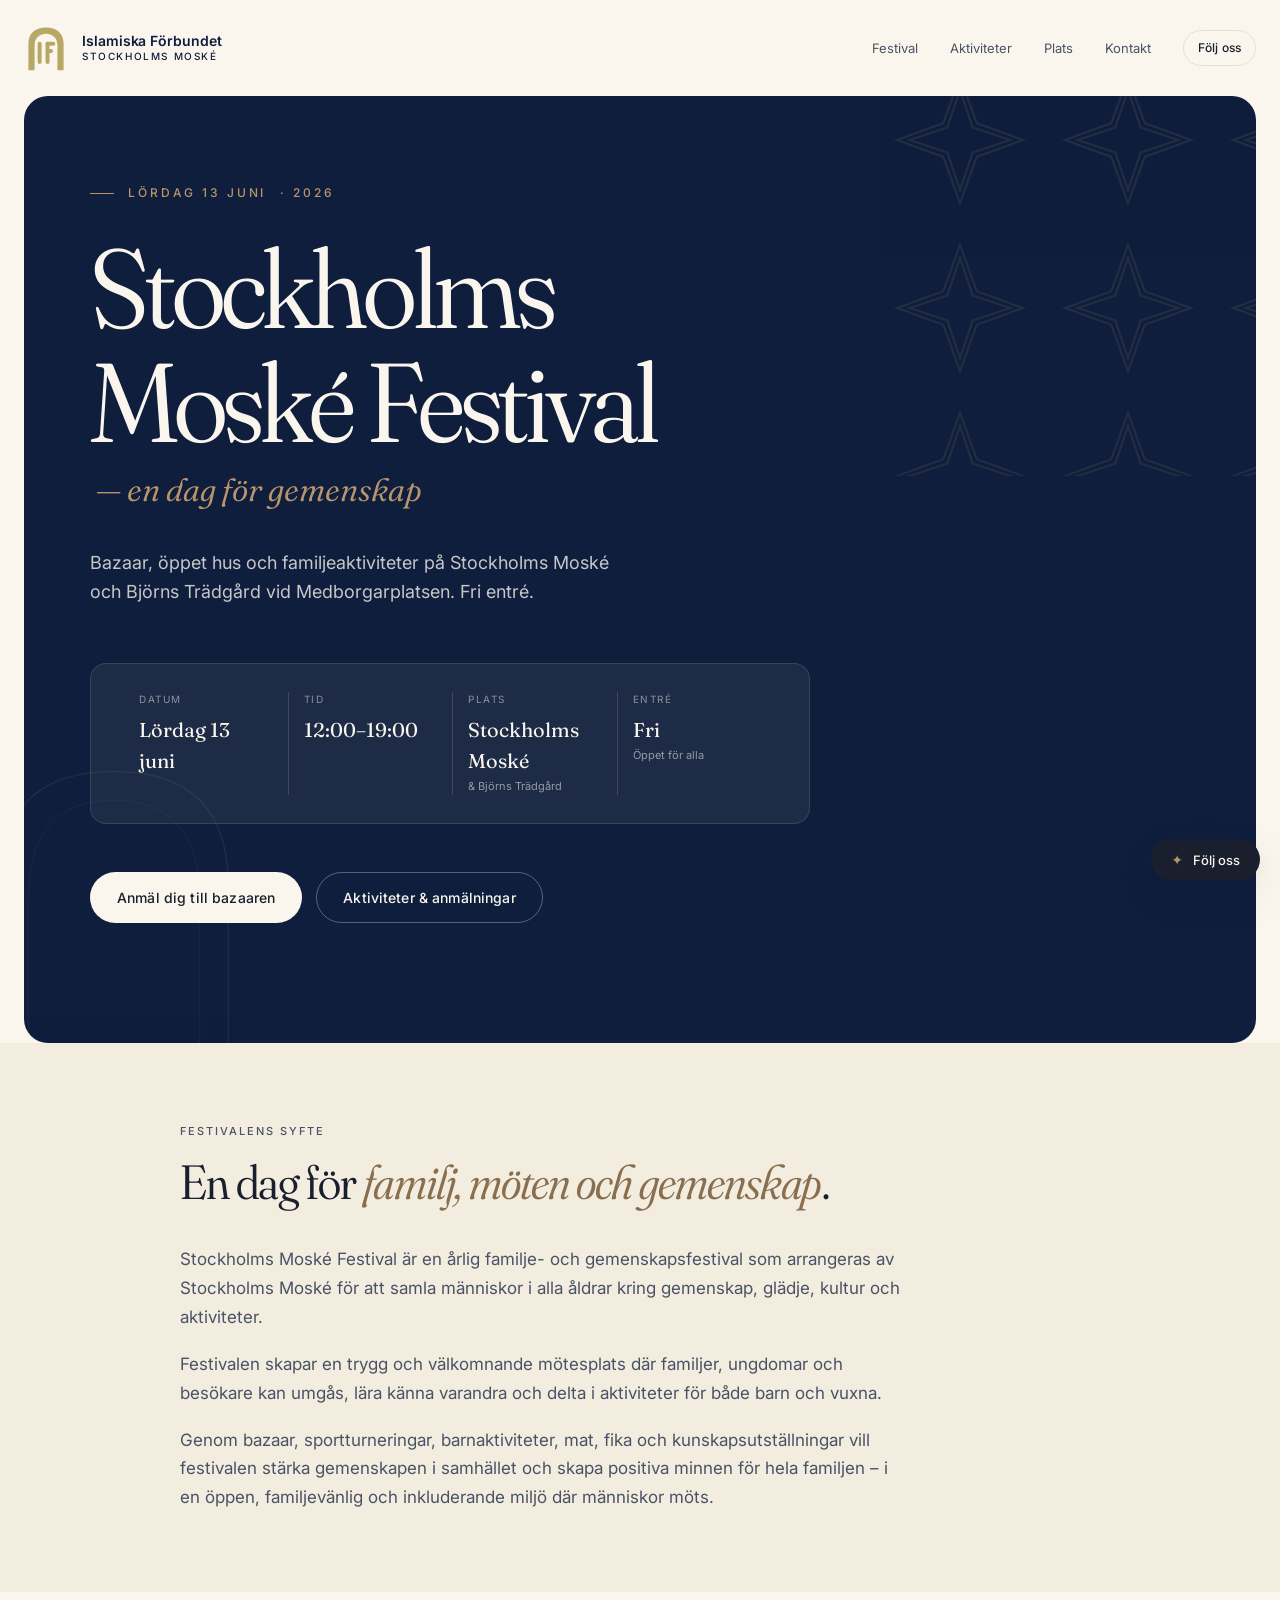
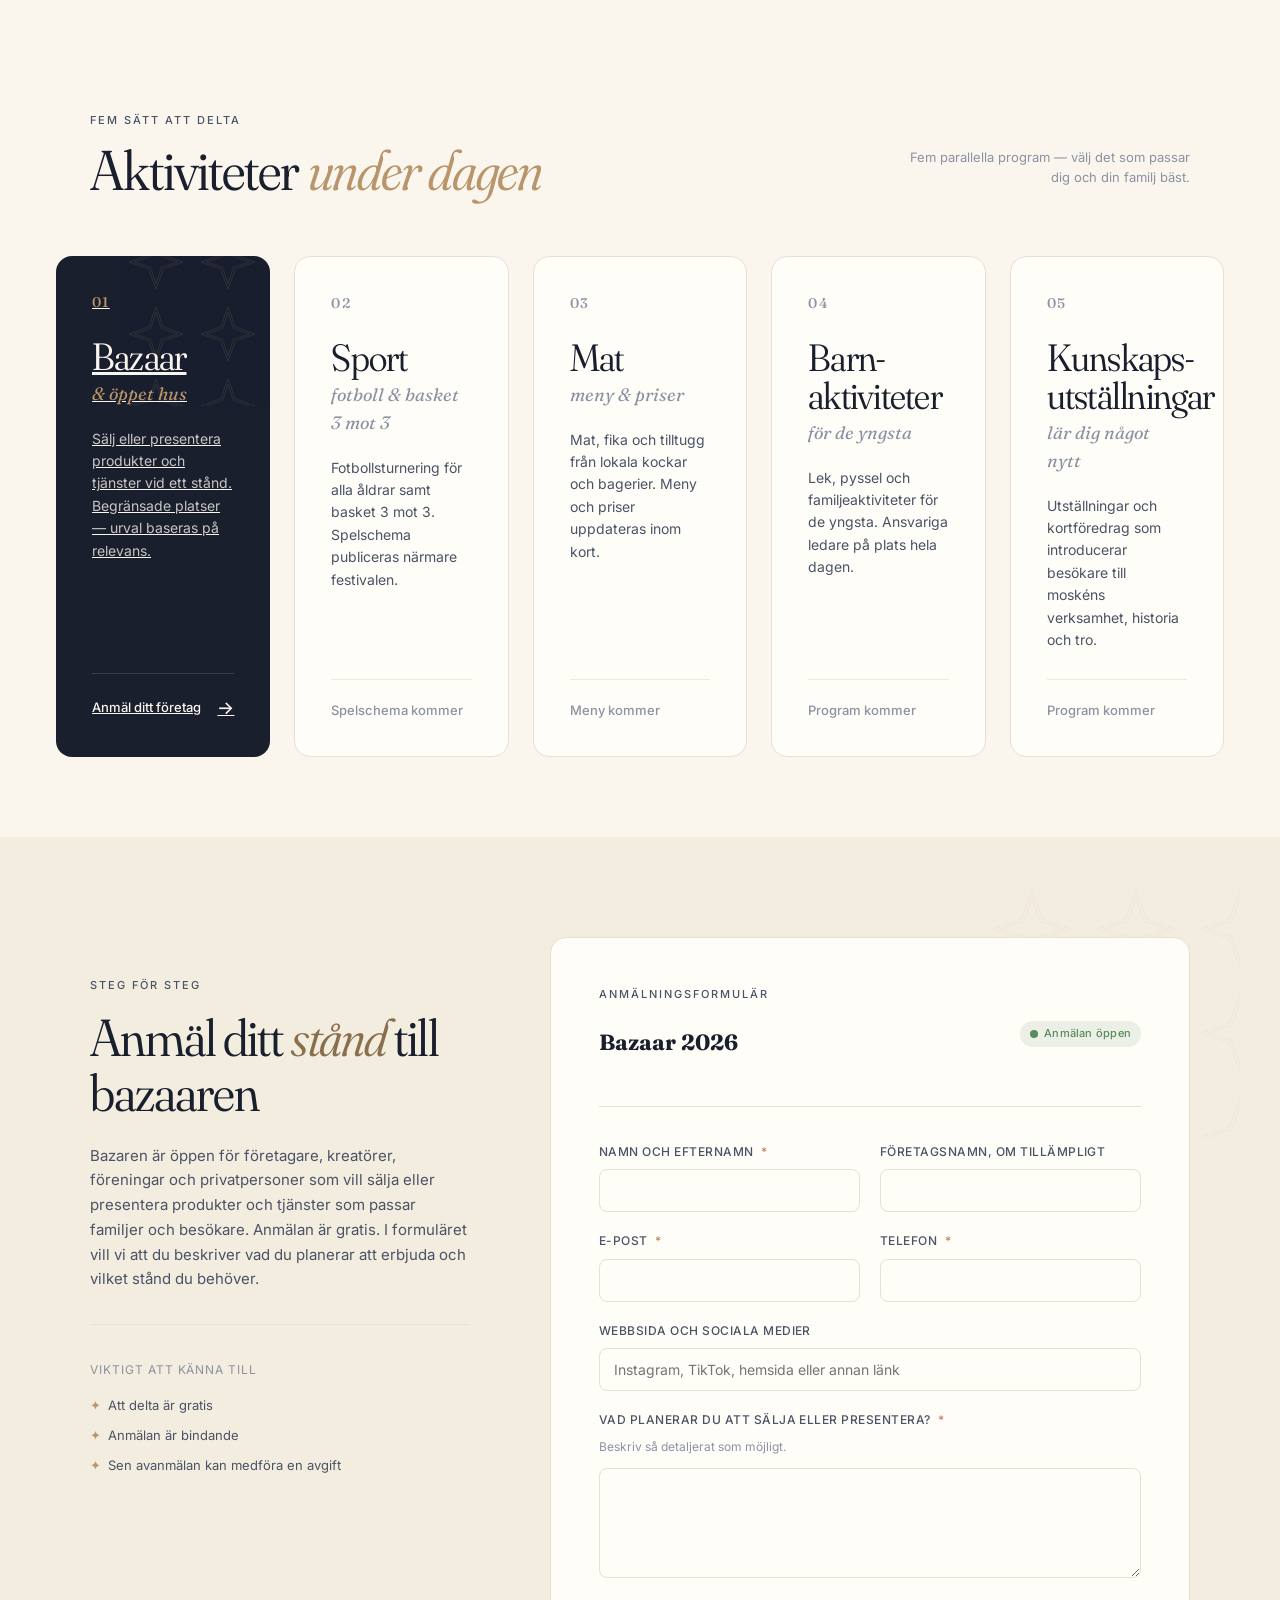
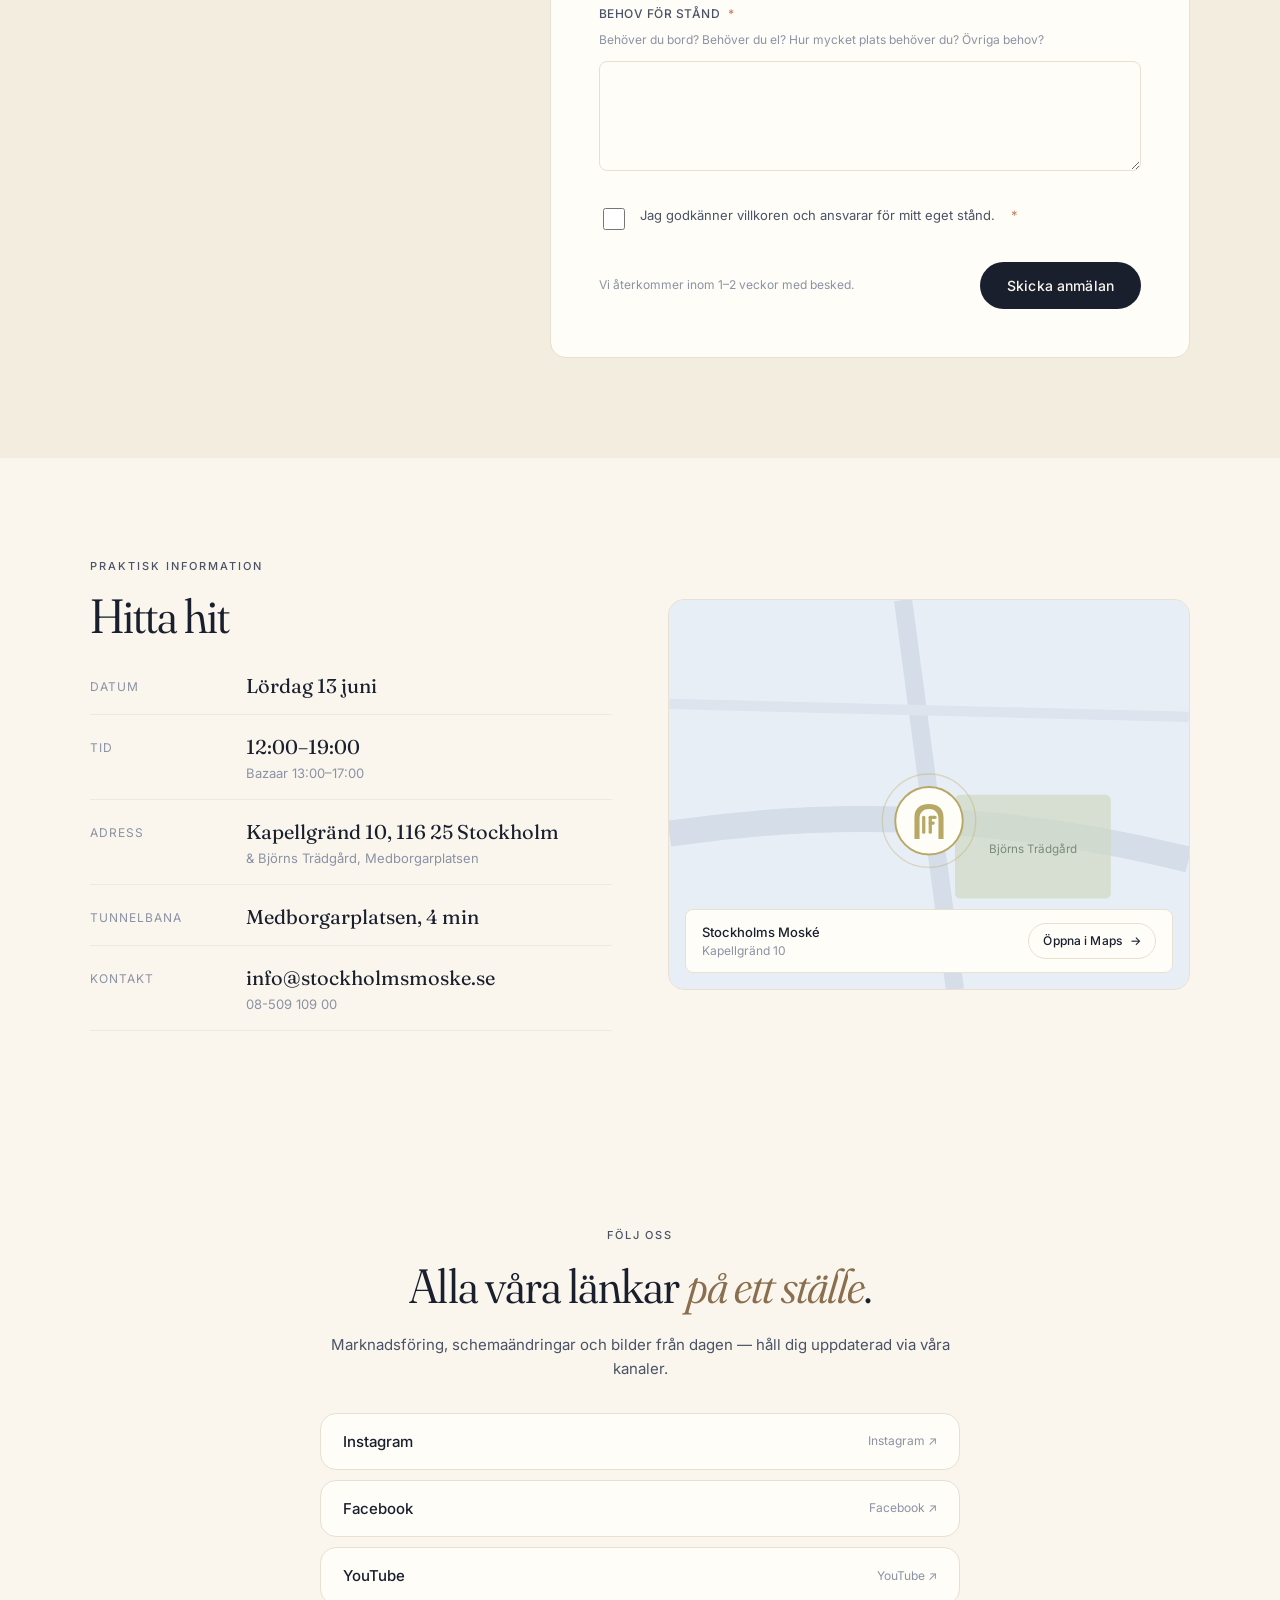
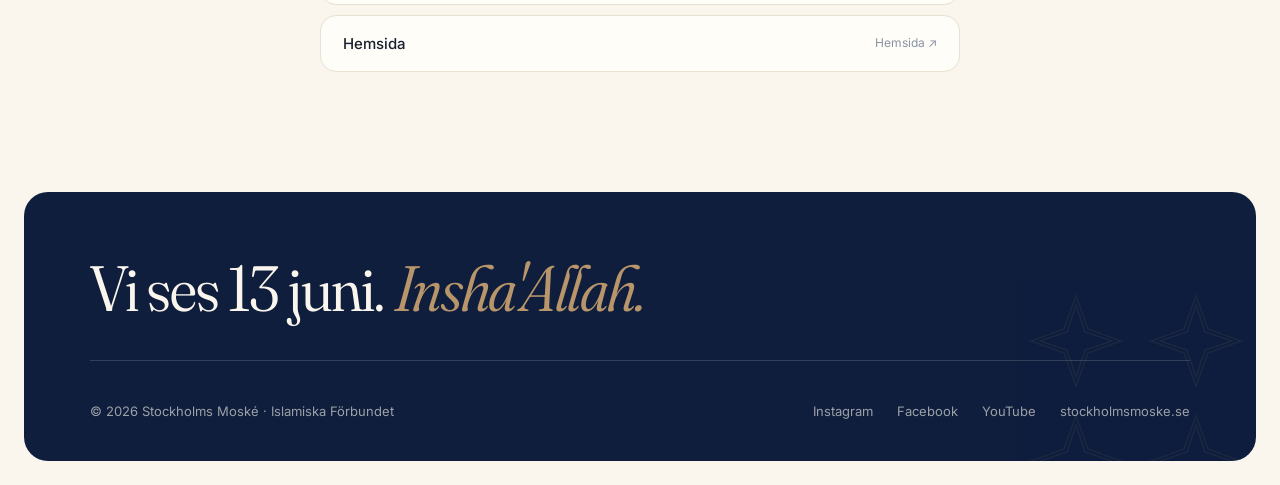
<file: festival-bazaar/index.html>
<!DOCTYPE html>
<html lang="sv">
<head>
  <meta charset="utf-8">
  <meta name="viewport" content="width=device-width, initial-scale=1, viewport-fit=cover">

  <title>Stockholms Moské Festival — Lördag 13 juni 2026</title>
  <meta name="description" content="Festival på Stockholms Moské och Björns Trädgård vid Medborgarplatsen, lördag 13 juni 2026. Bazaar, öppet hus och familjeaktiviteter. Fri entré.">

  <meta name="theme-color" content="#0f1e3d">
  <meta name="robots" content="index,follow">

  <!-- Open Graph -->
  <meta property="og:type" content="website">
  <meta property="og:locale" content="sv_SE">
  <meta property="og:site_name" content="Stockholms Moské">
  <meta property="og:title" content="Stockholms Moské Festival — Lördag 13 juni 2026">
  <meta property="og:description" content="Festival på Stockholms Moské och Björns Trädgård. Bazaar, öppet hus och familjeaktiviteter. Fri entré.">
  <meta property="og:image" content="assets/og-festival.jpg">
  <meta property="og:url" content="https://karimkhalil.se/festival-bazaar/">

  <!-- Twitter card -->
  <meta name="twitter:card" content="summary_large_image">
  <meta name="twitter:title" content="Stockholms Moské Festival — Lördag 13 juni 2026">
  <meta name="twitter:description" content="Festival på Stockholms Moské och Björns Trädgård. Bazaar, öppet hus och familjeaktiviteter. Fri entré.">
  <meta name="twitter:image" content="assets/og-festival.jpg">

  <!-- Fonts -->
  <link rel="preconnect" href="https://fonts.googleapis.com">
  <link rel="preconnect" href="https://fonts.gstatic.com" crossorigin>
  <link rel="stylesheet" href="https://fonts.googleapis.com/css2?family=Fraunces:ital,opsz,wght,SOFT@0,9..144,300..600,30..100;1,9..144,300..600,30..100&family=Inter:wght@400;500;600&display=swap">

  <link rel="icon" href="assets/favicon.svg" type="image/svg+xml">
  <link rel="alternate icon" href="assets/favicon.ico">

  <link rel="stylesheet" href="styles.css">
</head>
<body>

  <a href="#main-content" class="skip-link">Hoppa till innehåll</a>

  <!-- ───────── Top nav ───────── -->
  <header class="site-header" role="banner">
    <a class="site-logo" href="https://stockholmsmoske.se" aria-label="Stockholms Moské – startsida">
      <img src="assets/logo.svg" alt="" class="site-logo__mark" width="44" height="48">
      <span class="site-logo__text">
        <span class="site-logo__name">Islamiska Förbundet</span>
        <span class="site-logo__sub">Stockholms Moské</span>
      </span>
    </a>
    <nav class="site-nav" aria-label="Primär navigation">
      <a href="#hero">Festival</a>
      <a href="#aktiviteter">Aktiviteter</a>
      <a href="#hitta-hit">Plats</a>
      <a href="#kontakt">Kontakt</a>
      <button id="social-fab-trigger" type="button" class="btn btn-ghost btn--small site-nav__follow">
        <span class="visually-hidden">Följ Stockholms Moské på sociala medier</span>
        <span aria-hidden="true">Följ oss</span>
      </button>
    </nav>
  </header>

  <main id="main-content">

    <!-- ───────── Hero ───────── -->
    <section id="hero" class="hero" aria-labelledby="hero-title">
      <svg class="ornament ornament--top-right" width="420" height="420" viewBox="0 0 100 100" aria-hidden="true">
        <defs>
          <pattern id="hero-star" x="0" y="0" width="40" height="40" patternUnits="userSpaceOnUse">
            <path d="M20 5 L24 16 L35 20 L24 24 L20 35 L16 24 L5 20 L16 16 Z M20 8 L23 17 L32 20 L23 23 L20 32 L17 23 L8 20 L17 17 Z" fill="none" stroke="currentColor" stroke-width="0.5"/>
          </pattern>
        </defs>
        <rect width="100" height="100" fill="url(#hero-star)"/>
      </svg>
      <svg class="ornament ornament--bottom-left" width="300" height="400" viewBox="0 0 200 280" aria-hidden="true">
        <path d="M20 280 L20 100 Q20 20 100 20 Q180 20 180 100 L180 280 Z" fill="none" stroke="currentColor" stroke-width="1"/>
        <path d="M40 280 L40 110 Q40 40 100 40 Q160 40 160 110 L160 280" fill="none" stroke="currentColor" stroke-width="0.5"/>
      </svg>

      <div class="hero__inner">
        <p class="hero__eyebrow">
          <span data-bind="eventDate">Lördag 13 juni</span> · 2026
        </p>
        <h1 id="hero-title" class="hero__title" data-bind="eventTitle">Stockholms Moské Festival</h1>
        <p class="hero__subtitle" data-bind="eventSubtitle">— en dag för gemenskap</p>
        <p class="hero__lede" data-bind="introText">Bazaar, öppet hus och familjeaktiviteter på Stockholms Moské och Björns Trädgård vid Medborgarplatsen. Fri entré.</p>

        <div class="hero__strip">
          <div class="hero__strip-col">
            <span class="hero__strip-label">Datum</span>
            <span class="hero__strip-value" data-bind="eventDate">Lördag 13 juni</span>
          </div>
          <div class="hero__strip-col">
            <span class="hero__strip-label">Tid</span>
            <span class="hero__strip-value" data-bind="eventTime">12:00 – 19:00</span>
          </div>
          <div class="hero__strip-col">
            <span class="hero__strip-label">Plats</span>
            <span class="hero__strip-value" data-bind="eventLocation">Stockholms Moské</span>
            <span class="hero__strip-sub">&amp; Björns Trädgård</span>
          </div>
          <div class="hero__strip-col">
            <span class="hero__strip-label">Entré</span>
            <span class="hero__strip-value">Fri</span>
            <span class="hero__strip-sub">Öppet för alla</span>
          </div>
        </div>

        <div class="hero__cta">
          <a class="btn btn-light" href="#anmal" data-bind="heroButtonText">Anmäl dig till bazaaren <span aria-hidden="true">→</span></a>
          <a class="btn btn-outline-light" href="#aktiviteter">Aktiviteter &amp; anmälningar</a>
        </div>
      </div>
    </section>

    <!-- ───────── Syfte ───────── -->
    <section id="syfte" class="purpose" aria-labelledby="purpose-title">
      <div class="purpose__inner">
        <p class="eyebrow" style="margin: 0 0 16px;">Festivalens syfte</p>
        <h2 id="purpose-title" class="purpose__title">
          En dag för <em>familj, möten och gemenskap</em>.
        </h2>
        <div class="purpose__body" data-bind="purposeText">
          <p>Stockholms Moské Festival är en årlig familje- och gemenskapsfestival som arrangeras av Stockholms Moské för att samla människor i alla åldrar kring gemenskap, glädje, kultur och aktiviteter.</p>
          <p>Festivalen skapar en trygg och välkomnande mötesplats där familjer, ungdomar och besökare kan umgås, lära känna varandra och delta i aktiviteter för både barn och vuxna.</p>
          <p>Genom bazaar, sportturneringar, barnaktiviteter, mat, fika och kunskapsutställningar vill festivalen stärka gemenskapen i samhället och skapa positiva minnen för hela familjen – i en öppen, familjevänlig och inkluderande miljö där människor möts.</p>
        </div>
      </div>
    </section>

    <!-- ───────── Activities ───────── -->
    <section id="aktiviteter" class="activities" aria-labelledby="activities-title">
      <div class="activities__head">
        <div>
          <p class="eyebrow" style="margin: 0 0 12px;">Fem sätt att delta</p>
          <h2 id="activities-title" class="activities__title">
            Aktiviteter <em>under dagen</em>
          </h2>
        </div>
        <p class="activities__sub">
          Fem parallella program — välj det som passar dig och din familj bäst.
        </p>
      </div>

      <div class="activities__grid activities__grid--5">
        <a href="#anmal" class="activity-card activity-card--highlight">
          <svg class="activity-card__ornament" width="180" height="180" viewBox="0 0 100 100" aria-hidden="true">
            <defs>
              <pattern id="card-star" x="0" y="0" width="40" height="40" patternUnits="userSpaceOnUse">
                <path d="M20 5 L24 16 L35 20 L24 24 L20 35 L16 24 L5 20 L16 16 Z M20 8 L23 17 L32 20 L23 23 L20 32 L17 23 L8 20 L17 17 Z" fill="none" stroke="currentColor" stroke-width="0.5"/>
              </pattern>
            </defs>
            <rect width="100" height="100" fill="url(#card-star)"/>
          </svg>
          <span class="activity-card__num">01</span>
          <div class="activity-card__body">
            <h3 class="activity-card__title">Bazaar</h3>
            <span class="activity-card__italic">&amp; öppet hus</span>
            <p class="activity-card__desc" data-bind="activityBazaarText">Sälj eller presentera produkter och tjänster vid ett stånd. Begränsade platser — urval baseras på relevans.</p>
          </div>
          <span class="activity-card__cta">
            <span>Anmäl ditt företag</span>
            <span class="activity-card__cta-arrow" aria-hidden="true">→</span>
          </span>
        </a>

        <div class="activity-card" data-activity="sport">
          <span class="activity-card__num">02</span>
          <div class="activity-card__body">
            <h3 class="activity-card__title">Sport</h3>
            <span class="activity-card__italic">fotboll &amp; basket 3 mot 3</span>
            <p class="activity-card__desc" data-bind="activitySportText">Fotbollsturnering för alla åldrar samt basket 3 mot 3. Spelschema publiceras närmare festivalen.</p>
          </div>
          <span class="activity-card__cta activity-card__cta--muted">
            <span>Spelschema kommer</span>
          </span>
        </div>

        <div class="activity-card" data-activity="mat">
          <span class="activity-card__num">03</span>
          <div class="activity-card__body">
            <h3 class="activity-card__title">Mat</h3>
            <span class="activity-card__italic">meny &amp; priser</span>
            <p class="activity-card__desc" data-bind="activityMatText">Mat, fika och tilltugg från lokala kockar och bagerier. Meny och priser uppdateras inom kort.</p>
          </div>
          <span class="activity-card__cta activity-card__cta--muted">
            <span>Meny kommer</span>
          </span>
        </div>

        <div class="activity-card" data-activity="barn">
          <span class="activity-card__num">04</span>
          <div class="activity-card__body">
            <h3 class="activity-card__title">Barn­aktiviteter</h3>
            <span class="activity-card__italic">för de yngsta</span>
            <p class="activity-card__desc" data-bind="activityKidsText">Lek, pyssel och familjeaktiviteter för de yngsta. Ansvariga ledare på plats hela dagen.</p>
          </div>
          <span class="activity-card__cta activity-card__cta--muted">
            <span>Program kommer</span>
          </span>
        </div>

        <div class="activity-card" data-activity="kunskap">
          <span class="activity-card__num">05</span>
          <div class="activity-card__body">
            <h3 class="activity-card__title">Kunskaps­utställningar</h3>
            <span class="activity-card__italic">lär dig något nytt</span>
            <p class="activity-card__desc" data-bind="activityKnowledgeText">Utställningar och kortföredrag som introducerar besökare till moskéns verksamhet, historia och tro.</p>
          </div>
          <span class="activity-card__cta activity-card__cta--muted">
            <span>Program kommer</span>
          </span>
        </div>
      </div>
    </section>

    <!-- ───────── Form section (Anmälan) ───────── -->
    <section id="anmal" class="form-section" aria-labelledby="form-title">
      <svg class="form-section__ornament" width="260" height="260" viewBox="0 0 100 100" aria-hidden="true">
        <defs>
          <pattern id="form-star" x="0" y="0" width="40" height="40" patternUnits="userSpaceOnUse">
            <path d="M20 5 L24 16 L35 20 L24 24 L20 35 L16 24 L5 20 L16 16 Z M20 8 L23 17 L32 20 L23 23 L20 32 L17 23 L8 20 L17 17 Z" fill="none" stroke="currentColor" stroke-width="0.5"/>
          </pattern>
        </defs>
        <rect width="100" height="100" fill="url(#form-star)"/>
      </svg>

      <div class="form-section__inner">
        <div class="form-section__intro">
          <p class="eyebrow" style="margin: 0 0 16px;">Steg för steg</p>
          <h2 id="form-title" class="form-section__title">
            Anmäl ditt <em>stånd</em> till bazaaren
          </h2>
          <p class="form-section__lede" data-bind="whoCanApplyText">
            Vi förväntar oss cirka 130 barn och 200 vuxna besökare. Bazaren är öppen mellan 13:00 och 17:00. Varje deltagare ansvarar för sin plats inklusive städning.
          </p>
          <div class="form-section__notes">
            <p class="form-section__notes-title">Viktigt att känna till</p>
            <ul>
              <li>Att delta är gratis</li>
              <li>Anmälan är bindande</li>
              <li>Sen avanmälan kan medföra en avgift</li>
            </ul>
          </div>
        </div>

        <div class="form-card">
          <div class="form-card__head">
            <div>
              <p class="eyebrow" style="margin: 0 0 6px;">Anmälningsformulär</p>
              <h3 class="form-card__head-title">Bazaar 2026</h3>
            </div>
            <span id="form-status-chip" class="chip ok"><span class="dot ok"></span>Anmälan öppen</span>
          </div>

          <!-- Form-container fylls dynamiskt av script.js. När anmälan är stängd, renderas closed-message + utställarlistan istället. -->
          <div id="form-container" hidden></div>
          <div id="exhibitors-container" hidden></div>

          <noscript>
            <div class="form-status" data-tone="error" role="alert">
              Anmälningsformuläret kräver JavaScript. Skicka istället din intresseanmälan via e-post till
              <a href="mailto:info@stockholmsmoske.se">info@stockholmsmoske.se</a> så återkommer vi.
            </div>
          </noscript>
        </div>
      </div>
    </section>

    <!-- ───────── Practical / Map ───────── -->
    <section id="hitta-hit" class="practical" aria-labelledby="practical-title">
      <div class="practical__inner">
        <div>
          <p class="eyebrow" style="margin: 0 0 16px;">Praktisk information</p>
          <h2 id="practical-title" class="practical__title">Hitta hit</h2>
          <div class="practical__list">
            <div class="fact-row">
              <div class="fact-row__label">Datum</div>
              <div>
                <div class="fact-row__value" data-bind="eventDate">Lördag 13 juni 2026</div>
              </div>
            </div>
            <div class="fact-row">
              <div class="fact-row__label">Tid</div>
              <div>
                <div class="fact-row__value" data-bind="eventTime">12:00 – 19:00</div>
                <div class="fact-row__sub">Bazaar <span data-bind="bazaarTime">13:00 – 17:00</span></div>
              </div>
            </div>
            <div class="fact-row">
              <div class="fact-row__label">Adress</div>
              <div>
                <div class="fact-row__value">Kapellgränd 10, 116 25 Stockholm</div>
                <div class="fact-row__sub">&amp; Björns Trädgård, Medborgarplatsen</div>
              </div>
            </div>
            <div class="fact-row">
              <div class="fact-row__label">Tunnelbana</div>
              <div>
                <div class="fact-row__value">Medborgarplatsen, 4 min</div>
              </div>
            </div>
            <div class="fact-row" id="kontakt">
              <div class="fact-row__label">Kontakt</div>
              <div>
                <div class="fact-row__value"><a href="mailto:info@stockholmsmoske.se" style="text-decoration: none;">info@stockholmsmoske.se</a></div>
                <div class="fact-row__sub"><a href="tel:+46850910900" style="color: inherit; text-decoration: none;">08-509 109 00</a></div>
              </div>
            </div>
          </div>
        </div>

        <div class="map" role="img" aria-label="Karta över Medborgarplatsen med Stockholms Moské och Björns Trädgård">
          <svg viewBox="0 0 400 300" aria-hidden="true">
            <rect width="400" height="300" fill="#e8eef5"/>
            <path d="M0 180 Q200 150 400 200" stroke="#d4dde8" stroke-width="20" fill="none"/>
            <path d="M180 0 L220 300" stroke="#d4dde8" stroke-width="14" fill="none"/>
            <path d="M0 80 L400 90" stroke="#dde4ee" stroke-width="8" fill="none"/>
            <rect x="220" y="150" width="120" height="80" rx="4" fill="#cfd9c4" opacity="0.7"/>
            <text x="280" y="195" text-anchor="middle" font-size="9" fill="#7a8a7c" font-family="Inter">Björns Trädgård</text>
            <circle cx="200" cy="170" r="26" fill="#fffdf8" stroke="#b8a866" stroke-width="1.5"/>
            <circle cx="200" cy="170" r="36" fill="none" stroke="#b8a866" stroke-width="1" opacity="0.35"/>
            <image href="assets/logo.svg" x="186" y="153" width="28" height="34"/>
          </svg>
          <div class="map__pill">
            <div>
              <div class="map__pill-name">Stockholms Moské</div>
              <div class="map__pill-addr">Kapellgränd 10</div>
            </div>
            <a class="btn btn-ghost btn--small" href="https://maps.google.com/?q=Kapellgr%C3%A4nd+10+Stockholm" target="_blank" rel="noopener">
              Öppna i Maps <span aria-hidden="true">→</span>
            </a>
          </div>
        </div>
      </div>
    </section>

    <!-- ───────── Linktree / följ oss ───────── -->
    <section id="folj-oss" class="linktree" aria-labelledby="linktree-title">
      <div class="linktree__inner">
        <p class="eyebrow" style="margin: 0 0 16px;">Följ oss</p>
        <h2 id="linktree-title" class="linktree__title">
          Alla våra länkar <em>på ett ställe</em>.
        </h2>
        <p class="linktree__lede">Marknadsföring, schemaändringar och bilder från dagen — håll dig uppdaterad via våra kanaler.</p>
        <div id="linktree-list" class="linktree__list" role="list"></div>
      </div>
    </section>

  </main>

  <!-- ───────── Footer ───────── -->
  <footer class="site-footer" role="contentinfo">
    <svg class="site-footer__ornament" width="300" height="300" viewBox="0 0 100 100" aria-hidden="true">
      <defs>
        <pattern id="footer-star" x="0" y="0" width="40" height="40" patternUnits="userSpaceOnUse">
          <path d="M20 5 L24 16 L35 20 L24 24 L20 35 L16 24 L5 20 L16 16 Z M20 8 L23 17 L32 20 L23 23 L20 32 L17 23 L8 20 L17 17 Z" fill="none" stroke="currentColor" stroke-width="0.5"/>
        </pattern>
      </defs>
      <rect width="100" height="100" fill="url(#footer-star)"/>
    </svg>
    <div class="site-footer__inner">
      <p class="site-footer__title">
        Vi ses 13 juni. <em>Insha'Allah.</em>
      </p>
      <div class="site-footer__row">
        <div>© <span id="footer-year">2026</span> Stockholms Moské · Islamiska Förbundet</div>
        <div class="site-footer__links">
          <a href="https://instagram.com/stockholmsmoske" target="_blank" rel="noopener">Instagram</a>
          <a href="https://facebook.com/sthlmsmoske" target="_blank" rel="noopener">Facebook</a>
          <a href="https://youtube.com/c/StockholmsMoskéIF" target="_blank" rel="noopener">YouTube</a>
          <a href="https://stockholmsmoske.se" target="_blank" rel="noopener">stockholmsmoske.se</a>
        </div>
      </div>
    </div>
  </footer>

  <!-- ───────── Floating "Följ oss"-knapp ───────── -->
  <button id="social-fab" type="button" class="social-fab" aria-label="Följ Stockholms Moské" aria-haspopup="dialog" aria-expanded="false">
    <span class="social-fab__icon" aria-hidden="true"></span>
    <span class="social-fab__text">Följ oss</span>
  </button>

  <dialog id="social-dialog" class="social-dialog" aria-labelledby="social-dialog-title">
    <div class="social-dialog__inner">
      <div class="social-dialog__head">
        <h2 id="social-dialog-title" class="social-dialog__title">Följ Stockholms Moské</h2>
        <button type="button" class="dialog__close" aria-label="Stäng">×</button>
      </div>
      <ul id="social-list" class="social-list" role="list"></ul>
    </div>
  </dialog>

  <script src="config.js"></script>
  <script src="script.js" defer></script>
</body>
</html>
</file>
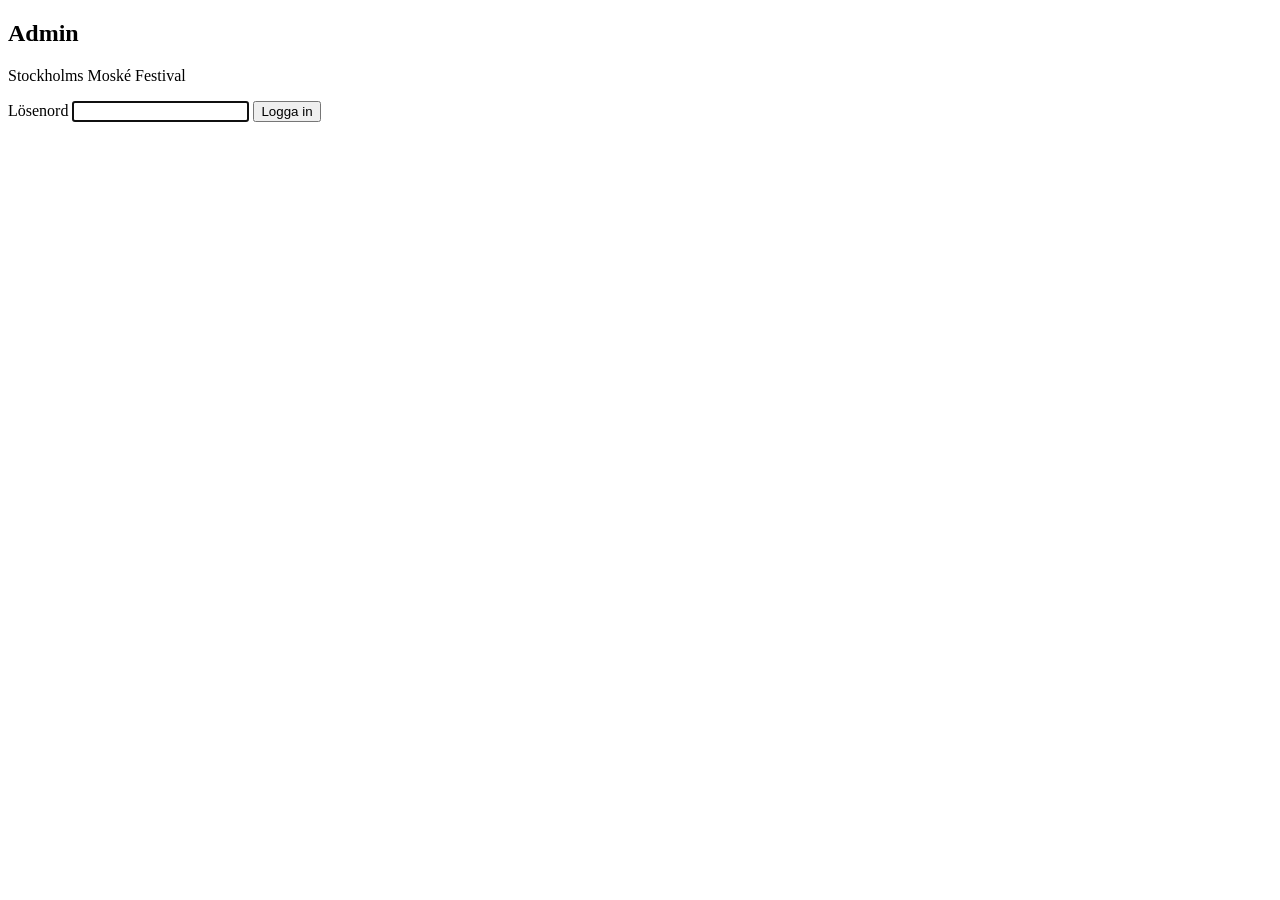
<file: google-apps-script/Admin.html>
<!DOCTYPE html>
<html lang="sv">
<head>
  <base target="_top">
  <meta charset="UTF-8">
  <meta name="viewport" content="width=device-width, initial-scale=1.0">
  <title>Admin – Stockholms Moské Festival</title>
  <link rel="preconnect" href="https://fonts.googleapis.com">
  <link rel="preconnect" href="https://fonts.gstatic.com" crossorigin>
  <link rel="stylesheet" href="https://fonts.googleapis.com/css2?family=Fraunces:opsz,wght@9..144,400..700&family=Inter:wght@300..700&display=swap">
  <?!= include('AdminCSS') ?>
</head>
<body>

  <!-- ========================================================== -->
  <!-- LOGIN-VY                                                    -->
  <!-- ========================================================== -->
  <section id="login-view" class="centered">
    <div class="login-card">
      <h1>Admin</h1>
      <p class="subtitle">Stockholms Moské Festival</p>
      <form id="login-form" novalidate>
        <label for="login-password">Lösenord</label>
        <input type="password" id="login-password" required autocomplete="current-password" autofocus>
        <button type="submit">Logga in</button>
        <p id="login-error" class="error" hidden></p>
      </form>
    </div>
  </section>

  <!-- ========================================================== -->
  <!-- DASHBOARD-VY                                                -->
  <!-- ========================================================== -->
  <div id="dashboard-view" hidden>

    <!-- Toppbar -->
    <header class="topbar">
      <div class="topbar__title">Admin · Stockholms Moské Festival</div>
      <div class="topbar__actions">
        <a id="preview-public-link" href="#" target="_blank" rel="noopener" class="btn btn--ghost-light">Förhandsgranska publik sida</a>
        <button id="logout-btn" class="btn btn--ghost-light">Logga ut</button>
      </div>
    </header>

    <div class="dashboard-layout">

      <!-- Tab-navigation -->
      <nav class="tab-nav" aria-label="Adminnavigering">
        <button class="tab-nav__btn is-active" data-tab="overview" type="button">Översikt</button>
        <button class="tab-nav__btn" data-tab="event" type="button">Eventinformation</button>
        <button class="tab-nav__btn" data-tab="questions" type="button">Formulärfrågor</button>
        <button class="tab-nav__btn" data-tab="submissions" type="button">Anmälningar</button>
        <button class="tab-nav__btn" data-tab="exhibitors" type="button">Utställare</button>
        <button class="tab-nav__btn" data-tab="social" type="button">Sociala medier</button>
        <button class="tab-nav__btn" data-tab="sports" type="button">Fotboll &amp; basket</button>
      </nav>

      <!-- Innehållsområde -->
      <main class="tab-content">

        <!-- ---------- ÖVERSIKT ---------- -->
        <section data-tab-panel="overview">
          <h2>Översikt</h2>
          <div class="status-cards">
            <div class="status-card status-card--registration">
              <span class="label">Anmälan</span>
              <strong id="overview-registration-status">…</strong>
              <button id="toggle-registration-btn" class="btn btn--small">Stäng anmälan</button>
            </div>
            <div class="status-card">
              <span class="label">Nya anmälningar</span>
              <strong id="overview-new-count">…</strong>
            </div>
            <div class="status-card">
              <span class="label">Totalt anmälningar</span>
              <strong id="overview-total-count">…</strong>
            </div>
            <div class="status-card">
              <span class="label">Publicerade utställare</span>
              <strong id="overview-published-count">…</strong>
            </div>
          </div>
          <div class="quick-links">
            <button data-goto-tab="submissions" class="btn">Visa anmälningar</button>
            <button data-goto-tab="exhibitors" class="btn">Hantera utställare</button>
            <button data-goto-tab="event" class="btn">Ändra eventinfo</button>
          </div>
        </section>

        <!-- ---------- EVENTINFORMATION ---------- -->
        <section data-tab-panel="event" hidden>
          <h2>Eventinformation</h2>
          <p class="help">Ändringarna syns på publika sidan inom ~5 minuter (eller direkt om besökaren öppnar sidan i ny flik).</p>
          <form id="event-form">
            <div id="event-fields"></div>
            <button type="submit" class="btn btn--primary">Spara ändringar</button>
            <span id="event-saved-msg" class="saved-msg" hidden>✓ Sparat</span>
          </form>
        </section>

        <!-- ---------- FORMULÄRFRÅGOR ---------- -->
        <section data-tab-panel="questions" hidden>
          <h2>Formulärfrågor</h2>
          <p class="help">Drag och släpp för att ändra ordning. Klicka på <strong>Ny fråga</strong> längst ned för att lägga till.</p>
          <ul id="questions-list" class="questions-list"></ul>
          <button id="add-question-btn" class="btn">+ Ny fråga</button>
          <div class="form-actions">
            <button id="save-questions-btn" class="btn btn--primary">Spara ändringar</button>
            <span id="questions-saved-msg" class="saved-msg" hidden>✓ Sparat</span>
          </div>
        </section>

        <!-- ---------- ANMÄLNINGAR ---------- -->
        <section data-tab-panel="submissions" hidden>
          <h2>Anmälningar</h2>
          <div class="toolbar">
            <input type="search" id="submissions-search" placeholder="Sök på namn, företag, email…" aria-label="Sök">
            <select id="submissions-filter">
              <option value="all">Alla statusar</option>
              <option value="new">Nya</option>
              <option value="reviewed">Granskade</option>
              <option value="approved">Godkända</option>
              <option value="rejected">Nekade</option>
              <option value="contacted">Kontaktade</option>
            </select>
            <button id="export-csv-btn" class="btn btn--small">Exportera CSV</button>
          </div>
          <table id="submissions-table" class="data-table">
            <thead>
              <tr><th>Datum</th><th>Namn</th><th>Företag</th><th>Email</th><th>Telefon</th><th>Status</th><th></th></tr>
            </thead>
            <tbody id="submissions-tbody"></tbody>
          </table>

          <!-- Detalj-modal -->
          <dialog id="submission-detail">
            <button class="dialog__close" aria-label="Stäng">×</button>
            <div id="submission-detail-content"></div>
          </dialog>
        </section>

        <!-- ---------- UTSTÄLLARE ---------- -->
        <section data-tab-panel="exhibitors" hidden>
          <h2>Utställare</h2>
          <p class="help">Bara utställare med <strong>Publicerad</strong> = på syns på publika sidan.</p>
          <ul id="exhibitors-list"></ul>
          <button id="add-exhibitor-btn" class="btn">+ Lägg till utställare</button>
          <div class="form-actions">
            <button id="save-exhibitors-btn" class="btn btn--primary">Spara ändringar</button>
            <span id="exhibitors-saved-msg" class="saved-msg" hidden>✓ Sparat</span>
          </div>
        </section>

        <!-- ---------- SOCIALA MEDIER ---------- -->
        <section data-tab-panel="social" hidden>
          <h2>Sociala medier</h2>
          <ul id="social-list"></ul>
          <button id="add-social-btn" class="btn">+ Lägg till länk</button>
          <div class="form-actions">
            <button id="save-social-btn" class="btn btn--primary">Spara ändringar</button>
            <span id="social-saved-msg" class="saved-msg" hidden>✓ Sparat</span>
          </div>
        </section>

        <!-- ---------- FOTBOLL & BASKET ---------- -->
        <section data-tab-panel="sports" hidden>
          <h2>Fotboll &amp; basket</h2>
          <p class="help">Hantera kommande sport-anmälningar.</p>
          <div id="sports-list"></div>
          <div class="form-actions">
            <button id="save-sports-btn" class="btn btn--primary">Spara ändringar</button>
            <span id="sports-saved-msg" class="saved-msg" hidden>✓ Sparat</span>
          </div>
        </section>

      </main>
    </div>
  </div>

  <!-- ========================================================== -->
  <!-- TOAST CONTAINER                                             -->
  <!-- ========================================================== -->
  <div id="toast-container" aria-live="polite"></div>

  <!-- ========================================================== -->
  <!-- BEKRÄFTELSE-MODAL                                           -->
  <!-- ========================================================== -->
  <dialog id="confirm-dialog">
    <h3 id="confirm-title">Bekräfta</h3>
    <p id="confirm-message"></p>
    <div class="dialog__actions">
      <button id="confirm-cancel" class="btn">Avbryt</button>
      <button id="confirm-ok" class="btn btn--danger">OK</button>
    </div>
  </dialog>

  <?!= include('AdminJS') ?>
</body>
</html>
</file>
<file: bajram-admin/admin.css>
/* ============================================================
   admin.css – styling för adminpanelen.
   index.html laddar Google Fonts (Fraunces + Inter) i <head>;
   denna fil refererar bara till fontnamnen.
   ============================================================ */

/* ------------------------------------------------------------
   1. DESIGNTOKENS – matchar publika sidans designsystem
   (lugnt, andligt: cream + djup midnatt + mässing + sage)
   ------------------------------------------------------------ */
:root {
  /* Bas-palett */
  --ink: #1a1f2e;
  --ink-soft: #4a5365;
  --ink-muted: #8b92a3;

  --blue-deep: #0f1e3d;
  --blue: #1e3a5f;
  --blue-soft: #e8eef5;

  --cream: #faf6ee;
  --cream-deep: #f3ede0;
  --paper: #fffdf8;
  --line: #e8e0d0;
  --line-soft: #f0e9da;

  --brass: #b8956a;
  --brass-deep: #8a6f4f;
  --sage: #7a8a7c;
  --terracotta: #c4805f;

  --ok: #5a8a5e;
  --warn: #c4805f;
  --danger: #b85450;

  /* Bakåtkompatibla aliasvariabler för befintliga selectors */
  --sm-blue-900: var(--ink);
  --sm-blue-800: var(--blue-deep);
  --sm-blue-700: var(--blue);
  --sm-blue-600: var(--brass);
  --sm-blue-500: var(--brass);
  --sm-blue-50:  var(--blue-soft);

  --sm-cream: var(--cream);
  --sm-cream-dark: var(--cream-deep);
  --sm-white: var(--paper);
  --sm-text: var(--ink);
  --sm-text-soft: var(--ink-soft);
  --sm-text-muted: var(--ink-muted);
  --sm-border: var(--line);
  --sm-border-soft: var(--line-soft);

  --sm-brass: var(--brass);
  --sm-success: var(--ok);
  --sm-error: var(--danger);
  --sm-warning: var(--warn);

  --sm-radius-sm: 4px;
  --sm-radius-md: 8px;
  --sm-radius-lg: 16px;
  --sm-shadow-sm: 0 1px 2px rgba(26,31,46,0.04), 0 1px 3px rgba(26,31,46,0.06);
  --sm-shadow-md: 0 2px 8px rgba(26,31,46,0.05), 0 8px 24px rgba(26,31,46,0.06);
  --sm-shadow-lg: 0 4px 16px rgba(26,31,46,0.06), 0 16px 48px rgba(26,31,46,0.08);

  --sm-font-display: 'Fraunces', 'Cormorant Garamond', Georgia, serif;
  --sm-font-body: 'Inter', system-ui, -apple-system, 'Segoe UI', sans-serif;
}

/* ------------------------------------------------------------
   2. RESET & GRUNDLÄGGANDE
   ------------------------------------------------------------ */
*, *::before, *::after { box-sizing: border-box; }

html, body {
  margin: 0;
  padding: 0;
  min-height: 100vh;
}

body {
  background: var(--sm-cream);
  color: var(--sm-text);
  font-family: var(--sm-font-body);
  font-size: 16px;
  line-height: 1.5;
  -webkit-font-smoothing: antialiased;
  -moz-osx-font-smoothing: grayscale;
}

h1, h2, h3, h4 {
  font-family: var(--sm-font-display);
  color: var(--sm-text);
  margin: 0 0 16px 0;
  font-weight: 600;
  line-height: 1.2;
}

h1 { font-size: 2rem; }
h2 { font-size: 1.625rem; margin-bottom: 20px; }
h3 { font-size: 1.25rem; }

p { margin: 0 0 12px 0; }

a {
  color: var(--sm-blue-600);
  text-decoration: underline;
  text-underline-offset: 3px;
}
a:hover { color: var(--sm-blue-700); }

button {
  font-family: var(--sm-font-body);
  cursor: pointer;
}

[hidden] { display: none !important; }

/* ------------------------------------------------------------
   3. KNAPPAR
   ------------------------------------------------------------ */
.btn {
  display: inline-flex;
  align-items: center;
  justify-content: center;
  min-height: 44px;
  padding: 10px 20px;
  border: 1px solid var(--sm-border);
  border-radius: var(--sm-radius-sm);
  background: var(--sm-white);
  color: var(--sm-text);
  font-family: var(--sm-font-body);
  font-size: 0.95rem;
  font-weight: 500;
  line-height: 1.2;
  cursor: pointer;
  transition: background-color 150ms ease, border-color 150ms ease, color 150ms ease, box-shadow 150ms ease, transform 150ms ease;
  text-decoration: none;
}

.btn:hover:not(:disabled) {
  background: var(--sm-blue-50);
  border-color: var(--sm-blue-500);
}

.btn:active:not(:disabled) { transform: translateY(1px); }

.btn:disabled {
  opacity: 0.55;
  cursor: not-allowed;
}

.btn:focus-visible {
  outline: 2px solid var(--sm-blue-600);
  outline-offset: 2px;
}

.btn--primary {
  background: var(--sm-blue-700);
  color: var(--sm-white);
  border-color: var(--sm-blue-700);
}

.btn--primary:hover:not(:disabled) {
  background: var(--sm-blue-800);
  border-color: var(--sm-blue-800);
  color: var(--sm-white);
}

.btn--small {
  min-height: 36px;
  padding: 6px 14px;
  font-size: 0.875rem;
}

.btn--danger {
  background: var(--sm-error);
  color: var(--sm-white);
  border-color: var(--sm-error);
}

.btn--danger:hover:not(:disabled) {
  background: #b91c1c;
  border-color: #b91c1c;
  color: var(--sm-white);
}

.btn--ghost {
  background: transparent;
  border-color: transparent;
  color: var(--sm-text);
}

.btn--ghost:hover:not(:disabled) {
  background: var(--sm-blue-50);
  border-color: transparent;
  color: var(--sm-text);
}

/* Ghost på mörk topbar */
.btn--ghost-light {
  background: transparent;
  border-color: rgba(255,255,255,0.35);
  color: var(--sm-white);
  text-decoration: none;
}

.btn--ghost-light:hover:not(:disabled) {
  background: rgba(255,255,255,0.1);
  border-color: var(--sm-white);
  color: var(--sm-white);
}

.btn--ghost-light:focus-visible {
  outline: 2px solid var(--sm-white);
  outline-offset: 2px;
}

/* ------------------------------------------------------------
   4. LOGIN-VY
   ------------------------------------------------------------ */
.centered {
  min-height: 100vh;
  display: flex;
  align-items: center;
  justify-content: center;
  padding: 24px;
}

.login-card {
  width: 100%;
  max-width: 420px;
  background: var(--sm-white);
  border-radius: var(--sm-radius-lg);
  box-shadow: var(--sm-shadow-lg);
  padding: 40px 32px;
}

.login-card h1 {
  font-size: 2.25rem;
  margin-bottom: 4px;
  text-align: center;
}

.login-card .subtitle {
  text-align: center;
  color: var(--sm-text-muted);
  margin-bottom: 32px;
  font-size: 0.95rem;
}

#login-form label {
  display: block;
  font-size: 0.875rem;
  font-weight: 500;
  margin-bottom: 4px;
  color: var(--sm-text);
}

#login-form input[type="password"] {
  width: 100%;
  padding: 12px;
  border: 1px solid var(--sm-border);
  border-radius: var(--sm-radius-sm);
  font-family: var(--sm-font-body);
  font-size: 16px;
  margin-bottom: 20px;
  background: var(--sm-white);
  color: var(--sm-text);
  transition: border-color 150ms ease, box-shadow 150ms ease;
}

#login-form input[type="password"]:focus {
  outline: none;
  border-color: var(--sm-blue-600);
  box-shadow: 0 0 0 3px rgba(29, 78, 216, 0.15);
}

#login-form button[type="submit"] {
  width: 100%;
  min-height: 48px;
  padding: 12px 20px;
  background: var(--sm-blue-700);
  color: var(--sm-white);
  border: none;
  border-radius: var(--sm-radius-sm);
  font-family: var(--sm-font-body);
  font-size: 1rem;
  font-weight: 500;
  cursor: pointer;
  transition: background-color 150ms ease;
}

#login-form button[type="submit"]:hover:not(:disabled) {
  background: var(--sm-blue-800);
}

#login-form button[type="submit"]:focus-visible {
  outline: 2px solid var(--sm-blue-600);
  outline-offset: 2px;
}

.error {
  color: var(--sm-error);
  font-size: 0.9rem;
  margin-top: 12px;
  margin-bottom: 0;
}

/* ------------------------------------------------------------
   5. DASHBOARD – topbar
   ------------------------------------------------------------ */
.topbar {
  position: sticky;
  top: 0;
  z-index: 30;
  display: flex;
  align-items: center;
  justify-content: space-between;
  gap: 16px;
  background: var(--sm-blue-700);
  color: var(--sm-white);
  padding: 16px 24px;
  box-shadow: var(--sm-shadow-md);
}

.topbar__title {
  font-family: var(--sm-font-display);
  font-size: 1.125rem;
  font-weight: 600;
  color: var(--sm-white);
}

.topbar__actions {
  display: flex;
  gap: 8px;
  flex-wrap: wrap;
}

/* ------------------------------------------------------------
   6. DASHBOARD – layout
   ------------------------------------------------------------ */
.dashboard-layout {
  display: flex;
  flex-direction: column;
  min-height: calc(100vh - 64px);
}

/* Sidebar — desktop default, horizontellt scroll-band på mobil. */
.tab-nav {
  display: flex;
  flex-direction: row;
  gap: 4px;
  padding: 12px 16px;
  background: var(--paper);
  border-bottom: 1px solid var(--line);
  overflow-x: auto;
  -webkit-overflow-scrolling: touch;
  position: sticky;
  top: 0;
  z-index: 20;
}

.tab-nav__group-label {
  display: none;
  font-size: 10px;
  letter-spacing: 0.16em;
  text-transform: uppercase;
  color: var(--ink-muted);
  font-weight: 500;
  padding: 8px 14px;
  margin: 0;
}

.tab-nav__btn {
  flex-shrink: 0;
  min-height: 40px;
  padding: 8px 14px;
  border: none;
  border-radius: var(--sm-radius-md);
  background: transparent;
  color: var(--ink-soft);
  font-family: var(--sm-font-body);
  font-size: 13px;
  font-weight: 400;
  cursor: pointer;
  white-space: nowrap;
  transition: background-color 120ms ease, color 120ms ease;
  display: inline-flex;
  align-items: center;
  gap: 12px;
  text-align: left;
}
.tab-nav__icon {
  width: 16px;
  flex-shrink: 0;
  color: var(--ink-muted);
  font-size: 14px;
  text-align: center;
  transition: color 120ms;
}
.tab-nav__label { flex: 1; }

.tab-nav__btn:hover:not(.is-active) {
  background: var(--cream-deep);
  color: var(--ink);
}

.tab-nav__btn:focus-visible {
  outline: 2px solid var(--brass);
  outline-offset: 2px;
}

.tab-nav__btn.is-active {
  background: var(--ink);
  color: var(--cream);
  font-weight: 500;
}
.tab-nav__btn.is-active .tab-nav__icon { color: var(--brass); }

.tab-nav__help { display: none; }

.tab-content {
  flex: 1;
  padding: 24px 16px 80px;
  max-width: 1000px;
  width: 100%;
  margin: 0 auto;
}

.tab-content > section {
  background: transparent;
  border-radius: 0;
  padding: 0;
  box-shadow: none;
}

/* Desktop: vänster-sidopanel med grupper */
@media (min-width: 1024px) {
  .dashboard-layout {
    flex-direction: row;
    align-items: flex-start;
  }

  .tab-nav {
    flex-direction: column;
    align-items: stretch;
    gap: 2px;
    width: 240px;
    flex-shrink: 0;
    border-right: 1px solid var(--line);
    border-bottom: none;
    padding: 28px 14px;
    overflow-x: visible;
    overflow-y: auto;
    position: sticky;
    top: 0;
    max-height: 100vh;
    background: var(--paper);
  }

  .tab-nav__group-label {
    display: block;
    margin-top: 16px;
  }
  .tab-nav__group-label:first-child { margin-top: 0; }

  .tab-nav__btn {
    width: 100%;
    justify-content: flex-start;
  }

  .tab-nav__help {
    display: block;
    margin-top: auto;
    padding: 20px 14px 4px;
    border-top: 1px solid var(--line);
    font-size: 12px;
    color: var(--ink-muted);
    line-height: 1.5;
  }
  .tab-nav__help-title {
    font-weight: 500;
    color: var(--ink-soft);
    margin: 0 0 6px;
  }
  .tab-nav__help-text { margin: 0; }
  .tab-nav__help-text a { color: var(--ink); text-decoration: none; }
  .tab-nav__help-text a:hover { color: var(--brass-deep); }

  .tab-content {
    padding: 40px 56px 120px;
  }
}

/* ------------------------------------------------------------
   7. ÖVERSIKT – statuskort
   ------------------------------------------------------------ */
.status-cards {
  display: grid;
  grid-template-columns: 1fr;
  gap: 16px;
  margin-bottom: 24px;
}

@media (min-width: 600px) {
  .status-cards { grid-template-columns: repeat(2, 1fr); }
}

@media (min-width: 1024px) {
  .status-cards { grid-template-columns: repeat(4, 1fr); }
}

.status-card {
  background: var(--sm-white);
  border: 1px solid var(--sm-border);
  border-radius: var(--sm-radius-md);
  box-shadow: var(--sm-shadow-sm);
  padding: 24px;
  display: flex;
  flex-direction: column;
  gap: 8px;
}

.status-card .label {
  font-size: 0.875rem;
  color: var(--sm-text-muted);
  font-weight: 500;
}

.status-card strong {
  font-family: var(--sm-font-display);
  font-size: 2rem;
  font-weight: 600;
  color: var(--sm-text);
  line-height: 1.1;
}

.status-card--registration { gap: 12px; }

.status-card--registration.is-open {
  background: #dcfce7;
  border-color: #86efac;
}

.status-card--registration.is-open strong { color: #14532d; }

.status-card--registration.is-closed {
  background: #f1f5f9;
  border-color: #cbd5e1;
}

.status-card--registration.is-closed strong { color: var(--sm-text-muted); }

.quick-links {
  display: flex;
  flex-wrap: wrap;
  gap: 12px;
}

/* ------------------------------------------------------------
   8. FORM – inputs / textareas / selects / labels
   ------------------------------------------------------------ */
.field {
  display: flex;
  flex-direction: column;
  margin-bottom: 20px;
}

.field label,
.field > .label {
  font-family: var(--sm-font-body);
  font-size: 14px;
  font-weight: 500;
  margin-bottom: 4px;
  color: var(--sm-text);
}

.field .helper {
  font-size: 13px;
  color: var(--sm-text-muted);
  margin-top: 4px;
}

.field input[type="text"],
.field input[type="email"],
.field input[type="tel"],
.field input[type="url"],
.field input[type="number"],
.field input[type="search"],
.field textarea,
.field select,
input[type="text"].form-input,
input[type="email"].form-input,
input[type="tel"].form-input,
input[type="url"].form-input,
input[type="number"].form-input,
textarea.form-input,
select.form-input {
  width: 100%;
  padding: 12px;
  border: 1px solid var(--sm-border);
  border-radius: var(--sm-radius-sm);
  background: var(--sm-white);
  color: var(--sm-text);
  font-family: var(--sm-font-body);
  font-size: 16px;
  line-height: 1.4;
  transition: border-color 150ms ease, box-shadow 150ms ease;
}

.field textarea,
textarea.form-input {
  min-height: 100px;
  resize: vertical;
}

.field input:focus,
.field textarea:focus,
.field select:focus,
.form-input:focus {
  outline: none;
  border-color: var(--sm-blue-600);
  box-shadow: 0 0 0 3px rgba(29, 78, 216, 0.15);
}

.field input:disabled,
.field textarea:disabled,
.field select:disabled {
  background: #f8fafc;
  color: var(--sm-text-muted);
  cursor: not-allowed;
}

.help {
  font-size: 0.875rem;
  color: var(--sm-text-muted);
  margin-top: -8px;
  margin-bottom: 20px;
}

.form-actions {
  display: flex;
  align-items: center;
  gap: 12px;
  margin-top: 24px;
  flex-wrap: wrap;
}

/* ------------------------------------------------------------
   9. SAVED-MSG (✓ Sparat)
   ------------------------------------------------------------ */
.saved-msg {
  color: var(--sm-success);
  font-size: 0.95rem;
  font-weight: 500;
  display: inline-flex;
  align-items: center;
  gap: 4px;
}

.saved-msg.is-visible {
  animation: savedFadeInOut 2400ms ease forwards;
}

@keyframes savedFadeInOut {
  0%   { opacity: 0; transform: translateY(-4px); }
  10%  { opacity: 1; transform: translateY(0); }
  85%  { opacity: 1; transform: translateY(0); }
  100% { opacity: 0; transform: translateY(-4px); }
}

/* ------------------------------------------------------------
   10. TOGGLE (custom switch)
   ------------------------------------------------------------ */
.toggle {
  position: relative;
  display: inline-flex;
  align-items: center;
  gap: 8px;
  cursor: pointer;
  user-select: none;
  min-height: 32px;
}

.toggle input[type="checkbox"] {
  position: absolute;
  opacity: 0;
  width: 0;
  height: 0;
  pointer-events: none;
}

.toggle__track {
  position: relative;
  width: 44px;
  height: 24px;
  background: #cbd5e1;
  border-radius: 999px;
  transition: background-color 200ms ease;
  flex-shrink: 0;
}

.toggle__thumb {
  position: absolute;
  top: 2px;
  left: 2px;
  width: 20px;
  height: 20px;
  background: var(--sm-white);
  border-radius: 50%;
  box-shadow: var(--sm-shadow-sm);
  transition: transform 200ms ease;
}

.toggle input[type="checkbox"]:checked + .toggle__track {
  background: var(--sm-success);
}

.toggle input[type="checkbox"]:checked + .toggle__track .toggle__thumb {
  transform: translateX(20px);
}

.toggle input[type="checkbox"]:focus-visible + .toggle__track {
  outline: 2px solid var(--sm-blue-600);
  outline-offset: 2px;
}

.toggle__label {
  font-size: 0.9rem;
  color: var(--sm-text);
}

/* ------------------------------------------------------------
   11. QUESTIONS-LIST (formulärfrågor)
   ------------------------------------------------------------ */
.questions-list {
  list-style: none;
  margin: 0 0 16px 0;
  padding: 0;
  display: flex;
  flex-direction: column;
  gap: 12px;
}

.questions-list li {
  background: var(--sm-white);
  border: 1px solid var(--sm-border);
  border-radius: var(--sm-radius-md);
  padding: 16px;
  display: flex;
  gap: 12px;
  align-items: flex-start;
  box-shadow: var(--sm-shadow-sm);
}

.questions-list li.is-dragging {
  opacity: 0.55;
  border-style: dashed;
  border-color: var(--sm-blue-500);
}

.questions-list li.is-drag-over {
  border-color: var(--sm-blue-600);
  box-shadow: 0 0 0 3px rgba(29, 78, 216, 0.15);
}

.drag-handle {
  cursor: grab;
  color: var(--sm-text-muted);
  font-size: 1.25rem;
  padding: 8px 4px;
  user-select: none;
  flex-shrink: 0;
  line-height: 1;
}

.drag-handle:active { cursor: grabbing; }

.question-fields {
  flex: 1;
  display: grid;
  grid-template-columns: 1fr;
  gap: 12px;
}

@media (min-width: 768px) {
  .question-fields {
    grid-template-columns: 1fr 1fr;
  }
  .question-fields .field--full { grid-column: 1 / -1; }
}

.question-fields .row-controls {
  display: flex;
  align-items: center;
  gap: 16px;
  flex-wrap: wrap;
  grid-column: 1 / -1;
  padding-top: 4px;
  border-top: 1px dashed var(--sm-border);
  margin-top: 4px;
}

/* ------------------------------------------------------------
   12. EXHIBITORS / SOCIAL / SPORTS – list-items
   ------------------------------------------------------------ */
#exhibitors-list,
#social-list {
  list-style: none;
  margin: 0 0 16px 0;
  padding: 0;
  display: flex;
  flex-direction: column;
  gap: 12px;
}

#exhibitors-list li,
#social-list li,
#sports-list > div.sports-item {
  background: var(--sm-white);
  border: 1px solid var(--sm-border);
  border-radius: var(--sm-radius-md);
  padding: 16px;
  box-shadow: var(--sm-shadow-sm);
  display: grid;
  grid-template-columns: 1fr;
  gap: 12px;
}

@media (min-width: 768px) {
  #exhibitors-list li,
  #social-list li,
  #sports-list > div.sports-item {
    grid-template-columns: 1fr 1fr;
  }
  #exhibitors-list li .field--full,
  #social-list li .field--full,
  #sports-list > div.sports-item .field--full { grid-column: 1 / -1; }
}

.list-item__actions {
  display: flex;
  align-items: center;
  gap: 12px;
  flex-wrap: wrap;
  grid-column: 1 / -1;
  padding-top: 8px;
  border-top: 1px dashed var(--sm-border);
}

#sports-list {
  display: flex;
  flex-direction: column;
  gap: 12px;
  margin-bottom: 16px;
}

/* ------------------------------------------------------------
   13. ANMÄLNINGAR – toolbar + tabell
   ------------------------------------------------------------ */
.toolbar {
  display: flex;
  flex-wrap: wrap;
  gap: 8px;
  margin-bottom: 16px;
  align-items: center;
}

.toolbar input[type="search"],
.toolbar select {
  flex: 1 1 200px;
  min-height: 44px;
  padding: 10px 12px;
  border: 1px solid var(--sm-border);
  border-radius: var(--sm-radius-sm);
  background: var(--sm-white);
  font-family: var(--sm-font-body);
  font-size: 16px;
  color: var(--sm-text);
}

.toolbar input[type="search"]:focus,
.toolbar select:focus {
  outline: none;
  border-color: var(--sm-blue-600);
  box-shadow: 0 0 0 3px rgba(29, 78, 216, 0.15);
}

.data-table {
  width: 100%;
  border-collapse: collapse;
  background: var(--sm-white);
  border-radius: var(--sm-radius-md);
  overflow: hidden;
  font-size: 0.95rem;
}

.data-table thead {
  background: var(--sm-blue-50);
}

.data-table thead th {
  position: sticky;
  top: 0;
  background: var(--sm-blue-50);
  text-align: left;
  font-weight: 600;
  font-size: 0.875rem;
  color: var(--sm-text);
  padding: 12px;
  border-bottom: 2px solid var(--sm-border);
  z-index: 1;
}

.data-table tbody td {
  padding: 12px;
  border-bottom: 1px solid var(--sm-border);
  vertical-align: top;
}

.data-table tbody tr:nth-child(odd) { background: var(--sm-cream); }
.data-table tbody tr:nth-child(even) { background: var(--sm-white); }

.data-table tbody tr:hover { background: var(--sm-blue-50); }

/* Status-badges i tabellen */
.status-badge {
  display: inline-block;
  padding: 4px 10px;
  border-radius: 999px;
  font-size: 0.8rem;
  font-weight: 500;
  white-space: nowrap;
}

.status-badge--new       { background: #dbeafe; color: #1e40af; }
.status-badge--reviewed  { background: #fef3c7; color: #92400e; }
.status-badge--approved  { background: #dcfce7; color: #14532d; }
.status-badge--rejected  { background: #fee2e2; color: #991b1b; }
.status-badge--contacted { background: #ede9fe; color: #5b21b6; }

/* Mobile: tabellen blir kort-baserad */
@media (max-width: 768px) {
  .data-table,
  .data-table thead,
  .data-table tbody,
  .data-table tr,
  .data-table th,
  .data-table td {
    display: block;
  }

  .data-table thead {
    position: absolute;
    top: -9999px;
    left: -9999px;
  }

  .data-table tbody tr {
    display: block;
    background: var(--sm-white);
    border: 1px solid var(--sm-border);
    border-radius: var(--sm-radius-md);
    box-shadow: var(--sm-shadow-sm);
    margin-bottom: 12px;
    padding: 12px;
  }

  .data-table tbody tr:nth-child(odd),
  .data-table tbody tr:nth-child(even) {
    background: var(--sm-white);
  }

  .data-table tbody td {
    display: flex;
    justify-content: space-between;
    align-items: flex-start;
    gap: 12px;
    padding: 8px 0;
    border-bottom: 1px dashed var(--sm-border);
    text-align: right;
  }

  .data-table tbody td:last-child { border-bottom: none; }

  .data-table tbody td::before {
    content: attr(data-label);
    font-weight: 500;
    color: var(--sm-text-muted);
    text-align: left;
    flex-shrink: 0;
    font-size: 0.85rem;
  }
}

/* ------------------------------------------------------------
   14. DIALOGS
   ------------------------------------------------------------ */
dialog {
  border: none;
  border-radius: var(--sm-radius-lg);
  box-shadow: var(--sm-shadow-lg);
  padding: 32px;
  max-width: 600px;
  width: calc(100% - 32px);
  background: var(--sm-white);
  color: var(--sm-text);
  font-family: var(--sm-font-body);
}

dialog::backdrop {
  background: rgba(15, 30, 74, 0.6);
}

#confirm-dialog {
  max-width: 420px;
}

dialog h3 {
  margin-top: 0;
  margin-bottom: 12px;
}

dialog p { margin-bottom: 16px; }

.dialog__close {
  position: absolute;
  top: 12px;
  right: 12px;
  width: 36px;
  height: 36px;
  border-radius: 50%;
  border: none;
  background: transparent;
  color: var(--sm-text-muted);
  font-size: 1.5rem;
  line-height: 1;
  cursor: pointer;
  display: flex;
  align-items: center;
  justify-content: center;
  transition: background-color 150ms ease;
}

.dialog__close:hover {
  background: var(--sm-blue-50);
  color: var(--sm-text);
}

.dialog__close:focus-visible {
  outline: 2px solid var(--sm-blue-600);
  outline-offset: 2px;
}

.dialog__actions {
  display: flex;
  justify-content: flex-end;
  gap: 12px;
  margin-top: 16px;
  flex-wrap: wrap;
}

#submission-detail {
  position: relative;
}

#submission-detail-content {
  margin-top: 8px;
}

#submission-detail-content dl {
  display: grid;
  grid-template-columns: 1fr;
  gap: 4px 16px;
  margin: 0 0 16px 0;
}

@media (min-width: 600px) {
  #submission-detail-content dl {
    grid-template-columns: 160px 1fr;
  }
}

#submission-detail-content dt {
  font-weight: 500;
  color: var(--sm-text-muted);
  font-size: 0.875rem;
  padding-top: 8px;
}

#submission-detail-content dd {
  margin: 0;
  padding-bottom: 8px;
  border-bottom: 1px solid var(--sm-border);
  color: var(--sm-text);
  word-break: break-word;
}

/* ------------------------------------------------------------
   16. REDUCED MOTION
   ------------------------------------------------------------ */
@media (prefers-reduced-motion: reduce) {
  *,
  *::before,
  *::after {
    animation-duration: 0.001ms !important;
    animation-iteration-count: 1 !important;
    transition-duration: 0.001ms !important;
    scroll-behavior: auto !important;
  }

  .toast {
    opacity: 1;
    transform: none;
  }
}

/* ------------------------------------------------------------
   17. UTILITIES
   ------------------------------------------------------------ */
.muted { color: var(--sm-text-muted); }
.text-small { font-size: 0.875rem; }
.text-right { text-align: right; }
.flex { display: flex; }
.flex-col { flex-direction: column; }
.gap-8 { gap: 8px; }
.gap-12 { gap: 12px; }
.gap-16 { gap: 16px; }
.mt-16 { margin-top: 16px; }
.mb-16 { margin-bottom: 16px; }
.no-margin { margin: 0; }

.sr-only,
.visually-hidden {
  position: absolute;
  width: 1px;
  height: 1px;
  padding: 0;
  margin: -1px;
  overflow: hidden;
  clip: rect(0, 0, 0, 0);
  white-space: nowrap;
  border: 0;
}

/* ============================================================
   16a. Banner — ersätter toast-meddelanden
   ============================================================ */
.banner {
  position: fixed;
  top: 16px;
  left: 50%;
  transform: translateX(-50%);
  max-width: min(640px, calc(100vw - 32px));
  display: flex;
  align-items: center;
  gap: 12px;
  padding: 14px 18px;
  background: var(--paper);
  border: 1px solid var(--line);
  border-radius: var(--sm-radius-md);
  box-shadow: var(--sm-shadow-md);
  z-index: 220;
  font-size: 14px;
  color: var(--ink);
  animation: bannerIn 220ms cubic-bezier(.2,.8,.2,1);
}
.banner[hidden] { display: none; }
.banner__text { flex: 1; line-height: 1.5; }
.banner__close {
  background: transparent;
  border: 0;
  color: var(--ink-muted);
  font-size: 22px;
  line-height: 1;
  cursor: pointer;
  padding: 4px 6px;
  border-radius: 999px;
  transition: background 120ms;
}
.banner__close:hover { background: var(--cream-deep); color: var(--ink); }

.banner--success { background: rgba(90, 138, 94, 0.12); border-color: rgba(90, 138, 94, 0.35); color: var(--ok); }
.banner--success .banner__close { color: var(--ok); }
.banner--error { background: rgba(184, 84, 80, 0.10); border-color: rgba(184, 84, 80, 0.40); color: var(--danger); }
.banner--error .banner__close { color: var(--danger); }
.banner--info { background: var(--cream-deep); }

@keyframes bannerIn {
  from { opacity: 0; transform: translate(-50%, -8px); }
  to { opacity: 1; transform: translate(-50%, 0); }
}
@media (prefers-reduced-motion: reduce) {
  .banner { animation: none; }
}

/* ============================================================
   16. Loading overlay, empty state, skip-link
   ============================================================ */

.loading-overlay {
  position: fixed;
  inset: 0;
  display: none;
  align-items: center;
  justify-content: center;
  flex-direction: column;
  gap: 16px;
  background: rgba(15, 30, 74, 0.45);
  backdrop-filter: blur(6px);
  -webkit-backdrop-filter: blur(6px);
  z-index: 200;
  color: var(--sm-white);
  font-family: var(--sm-font-body);
  animation: overlayFadeIn 160ms ease-out;
}

.loading-overlay.is-visible { display: flex; }

.loading-spinner {
  width: 44px;
  height: 44px;
  border: 3px solid rgba(255, 255, 255, 0.25);
  border-top-color: var(--sm-white);
  border-radius: 50%;
  animation: spin 800ms linear infinite;
}

.loading-text {
  font-size: 0.9375rem;
  letter-spacing: 0.01em;
}

@keyframes spin { to { transform: rotate(360deg); } }
@keyframes overlayFadeIn { from { opacity: 0; } to { opacity: 1; } }

.empty-state {
  padding: 48px 24px;
  text-align: center;
  color: var(--sm-text-muted);
  font-size: 0.9375rem;
  background: var(--sm-cream);
  border: 1px dashed var(--sm-border);
  border-radius: var(--sm-radius-md);
}

.empty-state strong {
  display: block;
  color: var(--sm-text);
  font-weight: 500;
  margin-bottom: 6px;
  font-family: var(--sm-font-display);
  font-size: 1.0625rem;
}

.skip-link {
  position: absolute;
  top: -100px;
  left: 8px;
  background: var(--sm-blue-700);
  color: var(--sm-white);
  padding: 10px 16px;
  border-radius: var(--sm-radius-sm);
  font-weight: 500;
  text-decoration: none;
  z-index: 300;
  transition: top 160ms ease-out;
}
.skip-link:focus-visible { top: 8px; outline: 2px solid var(--sm-white); outline-offset: 2px; }

/* ============================================================
   17. Modernization: topbar, status cards, dialogs, login glass
   ============================================================ */

/* Topbar: paper bg, line border (matchar designsystemets lugna look) */
.topbar {
  background: var(--paper);
  color: var(--ink);
  border-bottom: 1px solid var(--line);
  box-shadow: none;
}
.topbar__brand {
  display: flex;
  align-items: center;
  gap: 12px;
}
.topbar__logo {
  width: 32px;
  height: 36px;
  object-fit: contain;
}
.topbar__title {
  display: flex;
  flex-direction: column;
  line-height: 1.25;
  font-weight: 400;
  color: var(--ink);
}
.topbar__name {
  font-family: var(--sm-font-display);
  font-size: 15px;
  letter-spacing: -0.005em;
}
.topbar__sub {
  font-size: 11px;
  color: var(--ink-muted);
}
.topbar .btn--ghost-light {
  color: var(--ink);
  border-color: var(--line);
  background: transparent;
}
.topbar .btn--ghost-light:hover {
  background: var(--cream-deep);
}

/* Status cards: lugna paper-kort med subtil hover */
.status-card {
  position: relative;
  overflow: hidden;
  background: var(--paper);
  border: 1px solid var(--line);
  border-radius: var(--sm-radius-lg);
  padding: 20px;
  transition: transform 200ms ease, box-shadow 200ms ease;
}
.status-card .label {
  font-size: 11px;
  letter-spacing: 0.1em;
  text-transform: uppercase;
  color: var(--ink-muted);
  font-weight: 500;
  display: block;
  margin-bottom: 8px;
}
.status-card strong {
  font-family: var(--sm-font-display);
  font-weight: 350;
  font-size: 36px;
  line-height: 1;
  letter-spacing: -0.02em;
  font-variation-settings: "opsz" 144, "SOFT" 50;
  color: var(--ink);
  font-variant-numeric: tabular-nums lining-nums;
  display: block;
  margin-bottom: 6px;
}
.status-card:hover {
  transform: translateY(-1px);
  box-shadow: var(--sm-shadow-sm);
}
.status-card--registration.is-open strong { color: var(--ok); }
.status-card--registration.is-closed strong { color: var(--ink-muted); }

/* Tab badge for "Nya anmälningar" */
.tab-nav__badge {
  display: inline-flex;
  align-items: center;
  justify-content: center;
  min-width: 20px;
  height: 20px;
  padding: 0 6px;
  margin-left: 8px;
  border-radius: 999px;
  background: var(--sm-blue-600);
  color: var(--sm-white);
  font-size: 11px;
  font-weight: 600;
  font-variant-numeric: tabular-nums;
  letter-spacing: 0;
}
.tab-nav__btn.is-active .tab-nav__badge {
  background: var(--sm-white);
  color: var(--sm-blue-700);
}

/* Tab nav: brass accent on active + arrow-key-friendly focus */
.tab-nav__btn.is-active {
  font-weight: 600;
  box-shadow: 0 4px 12px rgba(29, 78, 216, 0.22), inset 0 1px 0 rgba(255, 255, 255, 0.15);
}
@media (min-width: 1024px) {
  .tab-nav__btn.is-active {
    border-left: 3px solid var(--sm-brass);
  }
}

/* Tab content fade transition */
[data-tab-panel]:not([hidden]) {
  animation: tabFadeIn 180ms cubic-bezier(.2,.8,.2,1);
}
@keyframes tabFadeIn {
  from { opacity: 0; transform: translateY(4px); }
  to { opacity: 1; transform: translateY(0); }
}

/* Login: lugn cream-bakgrund med paper-kort */
#login-view {
  background: var(--cream);
}
#login-view .login-card {
  background: var(--paper);
  border: 1px solid var(--line);
  box-shadow: var(--sm-shadow-md);
}

/* Dialog: backdrop blur + enter animation + mobile sheet */
dialog {
  max-height: calc(100dvh - 32px);
  overflow-y: auto;
}
dialog h3 { padding-right: 48px; }
dialog::backdrop {
  background: rgba(15, 30, 74, 0.55);
  backdrop-filter: blur(8px);
  -webkit-backdrop-filter: blur(8px);
  animation: backdropFadeIn 160ms ease-out;
}
dialog[open] {
  animation: dialogIn 200ms cubic-bezier(.2,.8,.2,1);
}
@keyframes dialogIn {
  from { opacity: 0; transform: translate(-50%, -48%) scale(0.96); }
  to { opacity: 1; transform: translate(-50%, -50%) scale(1); }
}
@keyframes backdropFadeIn { from { opacity: 0; } to { opacity: 1; } }

@media (max-width: 600px) {
  dialog {
    width: 100%;
    max-width: none;
    max-height: 100dvh;
    border-radius: 0;
    margin: 0;
    padding: 24px 20px;
    inset: 0;
    transform: none;
  }
  dialog[open] { animation: dialogSlideUp 220ms cubic-bezier(.2,.8,.2,1); }
  @keyframes dialogSlideUp {
    from { transform: translateY(100%); opacity: 0; }
    to { transform: translateY(0); opacity: 1; }
  }
}

/* Saved-msg upgraded with brass pulse */
.saved-msg {
  color: var(--sm-success);
  font-weight: 500;
}

/* h4 for grouped form sections */
h4 {
  font-family: var(--sm-font-display);
  font-size: 1.0625rem;
  font-weight: 600;
  letter-spacing: -0.005em;
  margin: 24px 0 12px;
  color: var(--sm-text);
}

/* Letter-spacing on display headings */
h1, h2 { letter-spacing: -0.015em; }
h3 { letter-spacing: -0.01em; }

/* Tabular-nums on data-table numeric columns */
.data-table td { font-variant-numeric: tabular-nums; }

/* ============================================================
   18. Topbar — divider, live-chip, user-pill (designsystem)
   ============================================================ */
.topbar { padding: 14px 32px; }
.topbar__divider {
  width: 1px;
  height: 24px;
  background: var(--line);
  margin: 0 4px;
  display: inline-block;
}
.topbar__live {
  font-size: 11px;
  letter-spacing: 0.02em;
}

.topbar__user-pill {
  display: inline-flex;
  align-items: center;
  gap: 10px;
  padding: 6px 14px 6px 6px;
  background: var(--cream-deep);
  border-radius: 999px;
  font-size: 12px;
}
.topbar__avatar {
  width: 28px;
  height: 28px;
  border-radius: 50%;
  background: var(--brass);
  color: var(--paper);
  display: inline-flex;
  align-items: center;
  justify-content: center;
  font-size: 12px;
  font-weight: 600;
  font-family: var(--sm-font-body);
}
.topbar__user-name { font-weight: 500; }

@media (max-width: 768px) {
  .topbar { padding: 12px 16px; flex-wrap: wrap; gap: 8px; }
  .topbar__divider, .topbar__live, .topbar__user-name { display: none; }
  .topbar__brand { gap: 8px; }
  .topbar__sub { display: none; }
}

/* ============================================================
   19. Page header — crumbs + display title + action
   ============================================================ */
.page-header {
  margin-bottom: 28px;
}
.page-header__crumbs {
  font-size: 12px;
  color: var(--ink-muted);
  margin: 0 0 10px;
}
.page-header__row {
  display: flex;
  align-items: flex-end;
  justify-content: space-between;
  gap: 24px;
  flex-wrap: wrap;
}
.page-header__title {
  font-family: var(--sm-font-display);
  font-weight: 350;
  font-size: clamp(28px, 4vw, 40px);
  letter-spacing: -0.02em;
  font-variation-settings: "opsz" 144, "SOFT" 50;
  line-height: 1.05;
  margin: 0 0 8px;
}
.page-header__sub {
  margin: 0;
  font-size: 14px;
  color: var(--ink-soft);
  max-width: 600px;
  line-height: 1.55;
}

/* ============================================================
   20. Section card — design-system version
   ============================================================ */
.section-card {
  background: var(--paper);
  border: 1px solid var(--line);
  border-radius: var(--sm-radius-lg);
  padding: 0;
  margin-bottom: 24px;
}
.section-card__head {
  display: flex;
  align-items: flex-start;
  justify-content: space-between;
  padding: 22px 28px;
  border-bottom: 1px solid var(--line-soft);
  gap: 24px;
}
.section-card__title {
  font-family: var(--sm-font-display);
  font-weight: 400;
  font-size: 22px;
  margin: 0 0 4px;
  line-height: 1.2;
}
.section-card__subtitle {
  font-size: 13px;
  color: var(--ink-muted);
  max-width: 600px;
  line-height: 1.5;
  margin: 0;
}
.section-card__body { padding: 24px 28px; }
.section-card__body--flush { padding: 0; }

/* Field grid (12-col system motsvarar designens Row + Field span) */
.form-grid {
  display: grid;
  grid-template-columns: repeat(12, 1fr);
  gap: 16px;
  margin-bottom: 18px;
}
.form-grid:last-child { margin-bottom: 0; }
.form-cell { grid-column: span 12; min-width: 0; }
.form-cell--6 { grid-column: span 6; }
.form-cell--4 { grid-column: span 4; }
.form-cell--8 { grid-column: span 8; }
.form-cell--3 { grid-column: span 3; }
@media (max-width: 768px) {
  .form-cell--6, .form-cell--4, .form-cell--8, .form-cell--3 { grid-column: span 12; }
}

/* ============================================================
   21. ToggleField — title + chip + help + toggle
   ============================================================ */
.toggle-field {
  display: flex;
  align-items: center;
  gap: 20px;
  padding: 18px 0;
  border-bottom: 1px solid var(--line-soft);
}
.toggle-field:last-child { border-bottom: none; }
.toggle-field__main { flex: 1; min-width: 0; }
.toggle-field__head {
  display: flex;
  align-items: center;
  gap: 10px;
  margin-bottom: 4px;
}
.toggle-field__title { font-size: 14px; font-weight: 500; }
.toggle-field__help {
  font-size: 12px;
  color: var(--ink-muted);
  max-width: 520px;
  line-height: 1.5;
}

/* ============================================================
   22. Filter tabs (Anmälningar)
   ============================================================ */
.filter-tabs {
  display: flex;
  gap: 6px;
  margin: 0 0 20px;
  flex-wrap: wrap;
}
.filter-tab {
  padding: 8px 16px;
  font-size: 13px;
  font-weight: 500;
  border-radius: 999px;
  background: var(--paper);
  color: var(--ink-soft);
  border: 1px solid var(--line);
  cursor: pointer;
  transition: all 120ms;
  display: inline-flex;
  align-items: center;
  gap: 6px;
}
.filter-tab:hover:not(.is-active) { border-color: var(--ink-muted); color: var(--ink); }
.filter-tab.is-active {
  background: var(--ink);
  color: var(--cream);
  border-color: var(--ink);
}
.filter-tab__count {
  opacity: 0.7;
  font-size: 11px;
  font-variant-numeric: tabular-nums;
}

/* ============================================================
   23. Btn-add (dashed full-width add button)
   ============================================================ */
.btn-add {
  display: block;
  width: 100%;
  padding: 14px 20px;
  border: 1px dashed var(--line);
  border-radius: var(--sm-radius-lg);
  background: transparent;
  color: var(--ink-soft);
  font-size: 13px;
  font-weight: 500;
  cursor: pointer;
  transition: all 120ms;
  margin: 8px 0 24px;
  font-family: var(--sm-font-body);
  text-align: center;
}
.btn-add:hover { border-color: var(--ink-muted); color: var(--ink); background: var(--cream-deep); }

/* ============================================================
   24. SaveBar — sticky save bar at bottom of form views
   ============================================================ */
.save-bar {
  display: flex;
  align-items: center;
  justify-content: space-between;
  margin-top: 32px;
  padding: 16px 24px;
  background: var(--paper);
  border: 1px solid var(--line);
  border-radius: var(--sm-radius-lg);
  position: sticky;
  bottom: 16px;
  box-shadow: var(--sm-shadow-md);
  gap: 16px;
  flex-wrap: wrap;
  z-index: 10;
}
.save-bar__left { display: flex; align-items: center; gap: 14px; flex: 1; min-width: 0; flex-wrap: wrap; }
.save-bar__hint {
  font-size: 12px;
  color: var(--ink-muted);
  min-width: 0;
}
.save-bar__actions { display: flex; gap: 10px; flex-shrink: 0; }
.save-bar.is-clean .save-bar__chip { background: rgba(90, 138, 94, 0.12); color: var(--ok); }
.save-bar.is-clean .save-bar__chip .dot { background: var(--ok); }
.save-bar.is-clean .save-bar__hint::before { content: "Allt är sparat. "; }
.save-bar:not(.is-clean) .save-bar__chip { background: rgba(196, 128, 95, 0.12); color: var(--warn); }
.save-bar:not(.is-clean) .save-bar__chip .dot { background: var(--warn); }

/* ============================================================
   25. Reorder row chrome (frågor / utställare / sociala)
   ============================================================ */
.reorder-row {
  border: 1px solid var(--line);
  border-radius: var(--sm-radius-lg);
  background: var(--paper);
  margin-bottom: 12px;
  overflow: hidden;
}
.reorder-row__head {
  display: flex;
  align-items: center;
  gap: 8px;
  padding: 10px 14px;
  background: var(--cream);
  border-bottom: 1px solid var(--line-soft);
}
.reorder-row__handle { color: var(--ink-muted); font-size: 14px; padding: 0 4px; cursor: grab; }
.reorder-row__btn {
  padding: 6px 12px;
  font-size: 12px;
  font-weight: 500;
  background: transparent;
  border: 1px solid transparent;
  border-radius: var(--sm-radius-md);
  color: var(--ink-soft);
  cursor: pointer;
  transition: all 120ms;
}
.reorder-row__btn:hover:not([disabled]) { color: var(--ink); background: var(--paper); border-color: var(--line); }
.reorder-row__btn[disabled] { opacity: 0.4; cursor: not-allowed; }
.reorder-row__btn--danger { color: var(--danger); margin-left: auto; }
.reorder-row__body { padding: 20px; }

/* ============================================================
   26. Quick-links (Översikt) — match design's button row
   ============================================================ */
.quick-links {
  display: flex;
  gap: 10px;
  flex-wrap: wrap;
  margin-top: 24px;
}
.quick-links .btn {
  background: var(--paper);
  border: 1px solid var(--line);
  color: var(--ink);
}
.quick-links .btn:hover { background: var(--cream-deep); border-color: var(--ink-muted); }

/* Reduced-motion override for new animations */
@media (prefers-reduced-motion: reduce) {
  .loading-overlay,
  dialog,
  dialog[open],
  dialog::backdrop,
  [data-tab-panel],
  .status-card { animation: none !important; transition: none !important; }
}
</file>
<file: bajram-basar/styles.css>
/* ================================================================
   Stockholms Moské Festival — Public site styles
   Designsystem: lugnt, andligt — varmt cream, djup midnattsblå, mässing.
   Fraunces (display) + Inter (body). Inga gradienter eller glassmorphism.
   ================================================================ */

:root {
  --ink: #1a1f2e;
  --ink-soft: #4a5365;
  --ink-muted: #8b92a3;

  --blue-deep: #0f1e3d;
  --blue: #1e3a5f;
  --blue-soft: #e8eef5;

  --cream: #faf6ee;
  --cream-deep: #f3ede0;
  --paper: #fffdf8;
  --line: #e8e0d0;
  --line-soft: #f0e9da;

  --brass: #b8956a;
  --brass-deep: #8a6f4f;
  --sage: #7a8a7c;
  --terracotta: #c4805f;

  --ok: #5a8a5e;
  --warn: #c4805f;
  --danger: #b85450;

  --font-display: 'Fraunces', 'Cormorant Garamond', Georgia, serif;
  --font-body: 'Inter', system-ui, -apple-system, BlinkMacSystemFont, sans-serif;

  --radius-sm: 4px;
  --radius: 8px;
  --radius-lg: 16px;
  --radius-xl: 24px;

  --shadow-sm: 0 1px 2px rgba(26, 31, 46, 0.04), 0 1px 3px rgba(26, 31, 46, 0.06);
  --shadow: 0 2px 8px rgba(26, 31, 46, 0.05), 0 8px 24px rgba(26, 31, 46, 0.06);
  --shadow-lg: 0 4px 16px rgba(26, 31, 46, 0.06), 0 16px 48px rgba(26, 31, 46, 0.08);

  --side-gutter: 24px;
}

@media (max-width: 768px) {
  :root { --side-gutter: 12px; }
}

* { box-sizing: border-box; }

html, body {
  margin: 0;
  padding: 0;
  -webkit-text-size-adjust: 100%;
  text-size-adjust: 100%;
}

body {
  font-family: var(--font-body);
  color: var(--ink);
  background: var(--cream);
  font-size: 16px;
  line-height: 1.55;
  -webkit-font-smoothing: antialiased;
  text-rendering: optimizeLegibility;
  min-height: 100vh;
  min-height: 100dvh;
}

a { color: inherit; }
button { font-family: inherit; cursor: pointer; border: none; background: none; color: inherit; padding: 0; }
input, textarea, select { font-family: inherit; font-size: inherit; color: inherit; }
img, svg { display: block; max-width: 100%; }

/* ──────────────── Skip link ──────────────── */
.skip-link {
  position: absolute;
  top: -100px;
  left: 16px;
  padding: 10px 16px;
  background: var(--ink);
  color: var(--cream);
  border-radius: var(--radius);
  font-size: 14px;
  font-weight: 500;
  z-index: 100;
  transition: top 160ms ease;
}
.skip-link:focus-visible { top: 16px; outline: 2px solid var(--brass); outline-offset: 2px; }

/* ──────────────── Typography utilities ──────────────── */
.display {
  font-family: var(--font-display);
  font-weight: 350;
  letter-spacing: -0.02em;
  font-variation-settings: "opsz" 144, "SOFT" 50;
  line-height: 1.05;
}
.display-italic {
  font-family: var(--font-display);
  font-style: italic;
  font-weight: 350;
}
.eyebrow {
  font-size: 11px;
  letter-spacing: 0.18em;
  text-transform: uppercase;
  font-weight: 500;
  color: var(--ink-soft);
}
.serif { font-family: var(--font-display); font-weight: 400; }

.visually-hidden, .sr-only {
  position: absolute !important;
  width: 1px; height: 1px;
  padding: 0; margin: -1px;
  overflow: hidden;
  clip: rect(0, 0, 0, 0);
  white-space: nowrap;
  border: 0;
}

/* ──────────────── Buttons ──────────────── */
.btn {
  display: inline-flex;
  align-items: center;
  justify-content: center;
  gap: 8px;
  padding: 14px 26px;
  min-height: 44px;
  font-size: 14px;
  font-weight: 500;
  letter-spacing: 0.01em;
  border-radius: 999px;
  transition: background-color 160ms ease, color 160ms ease, border-color 160ms ease;
  border: 1px solid transparent;
  white-space: nowrap;
  text-decoration: none;
}
.btn:focus-visible { outline: 2px solid var(--brass); outline-offset: 3px; }
.btn[disabled], .btn[aria-busy="true"] { opacity: 0.6; cursor: not-allowed; }

.btn--primary, .btn-primary {
  background: var(--ink);
  color: var(--cream);
}
.btn--primary:hover, .btn-primary:hover { background: var(--blue-deep); }

.btn--secondary, .btn-light {
  background: var(--cream);
  color: var(--ink);
}
.btn--secondary:hover, .btn-light:hover { background: var(--paper); }

.btn-ghost {
  background: transparent;
  border: 1px solid var(--line);
  color: var(--ink);
}
.btn-ghost:hover { background: var(--cream-deep); }

.btn-outline-light {
  background: transparent;
  border: 1px solid rgba(255,255,255,0.3);
  color: var(--cream);
}
.btn-outline-light:hover { background: rgba(255,255,255,0.08); }

.btn--small { padding: 8px 14px; font-size: 12px; min-height: 36px; }

/* ──────────────── Cards ──────────────── */
.card {
  background: var(--paper);
  border: 1px solid var(--line);
  border-radius: var(--radius-lg);
  padding: 32px;
}

/* ──────────────── Form controls ──────────────── */
.field {
  display: block;
}
.field-label, .field__label {
  display: block;
  font-size: 12px;
  font-weight: 500;
  color: var(--ink-soft);
  letter-spacing: 0.04em;
  text-transform: uppercase;
  margin-bottom: 8px;
}
.field__required { color: var(--terracotta); margin-left: 4px; }
.field-help, .field__helper {
  font-size: 12px;
  color: var(--ink-muted);
  margin-top: 6px;
  line-height: 1.5;
}
.field__error {
  font-size: 12px;
  color: var(--danger);
  margin-top: 6px;
  min-height: 1px;
  display: none;
}
.field--invalid .field__error { display: block; }

.input, .textarea, .select,
.field input[type="text"],
.field input[type="email"],
.field input[type="tel"],
.field input[type="number"],
.field textarea,
.field select {
  width: 100%;
  padding: 12px 14px;
  background: var(--paper);
  border: 1px solid var(--line);
  border-radius: var(--radius);
  font-size: 14px;
  color: var(--ink);
  transition: border-color 120ms;
  appearance: none;
}
.input:focus, .textarea:focus, .select:focus,
.field input:focus, .field textarea:focus, .field select:focus {
  outline: none;
  border-color: var(--ink);
}
.field--invalid input, .field--invalid textarea, .field--invalid select { border-color: var(--danger); }
.textarea, .field textarea { resize: vertical; min-height: 96px; line-height: 1.5; }

.field--checkbox > label,
.field--checkbox .field__label--checkbox {
  display: flex;
  gap: 12px;
  align-items: flex-start;
  cursor: pointer;
  font-size: 13px;
  color: var(--ink-soft);
  min-height: 44px;
  padding: 8px 0;
  line-height: 1.5;
  text-transform: none;
  letter-spacing: 0;
  font-weight: 400;
  margin-bottom: 0;
}
.field--checkbox input[type="checkbox"] {
  width: 22px;
  height: 22px;
  margin-top: 2px;
  accent-color: var(--ink);
  flex-shrink: 0;
}

.field__radio-group {
  display: flex;
  gap: 8px;
}
.field__radio-group label {
  flex: 1;
  padding: 12px 16px;
  border-radius: var(--radius);
  border: 1px solid var(--line);
  background: var(--paper);
  font-size: 14px;
  font-weight: 500;
  text-align: center;
  cursor: pointer;
  transition: all 120ms;
}
.field__radio-group input[type="radio"] { position: absolute; opacity: 0; pointer-events: none; }
.field__radio-group label:has(input:checked) {
  border-color: var(--ink);
  background: var(--ink);
  color: var(--cream);
}
.field__radio-group label:focus-within { outline: 2px solid var(--brass); outline-offset: 2px; }

/* Select wrapper med pil */
.field__select-wrap { position: relative; }
.field__select-wrap::after {
  content: '⌄';
  position: absolute;
  right: 14px; top: 50%;
  transform: translateY(-60%);
  pointer-events: none;
  color: var(--ink-muted);
  font-size: 16px;
}

.honeypot {
  position: absolute !important;
  width: 1px; height: 1px;
  overflow: hidden;
  clip: rect(0, 0, 0, 0);
  border: 0; padding: 0; margin: -1px;
}

/* ──────────────── Pills/chips ──────────────── */
.chip {
  display: inline-flex;
  align-items: center;
  gap: 6px;
  padding: 4px 10px;
  font-size: 11px;
  font-weight: 500;
  letter-spacing: 0.02em;
  border-radius: 999px;
  background: var(--cream-deep);
  color: var(--ink-soft);
}
.chip.ok, .chip--ok { background: rgba(90, 138, 94, 0.12); color: var(--ok); }
.chip.warn, .chip--warn { background: rgba(196, 128, 95, 0.12); color: var(--warn); }
.chip.muted, .chip--muted { background: var(--line-soft); }
.dot {
  width: 8px; height: 8px;
  border-radius: 50%;
  background: var(--ink-muted);
  display: inline-block;
}
.dot.ok { background: var(--ok); }
.dot.warn { background: var(--warn); }

/* ──────────────── Top nav ──────────────── */
.site-header {
  display: flex;
  align-items: center;
  justify-content: space-between;
  padding: 24px var(--side-gutter);
  position: relative;
  z-index: 5;
}
.site-logo {
  display: flex;
  align-items: center;
  gap: 14px;
  text-decoration: none;
  color: inherit;
}
.site-logo__mark {
  width: 40px;
  height: 44px;
  flex-shrink: 0;
  display: block;
  object-fit: contain;
}
.site-logo__text { display: flex; flex-direction: column; line-height: 1.3; }
.site-logo__name { font-size: 13px; font-weight: 500; }
.site-logo__sub { font-size: 11px; color: var(--ink-muted); }

.site-nav {
  display: flex;
  align-items: center;
  gap: 32px;
  font-size: 13px;
}
.site-nav a {
  color: var(--ink-soft);
  text-decoration: none;
  padding: 8px 0;
  transition: color 120ms;
}
.site-nav a:hover { color: var(--ink); }

@media (max-width: 768px) {
  .site-header { padding: 16px var(--side-gutter); }
  .site-nav { display: none; }
  .site-nav__follow { display: inline-flex !important; }
}

/* ──────────────── Hero ──────────────── */
.hero {
  position: relative;
  background: var(--blue-deep);
  color: var(--cream);
  padding: 88px 56px 120px;
  margin: 0 var(--side-gutter);
  border-radius: var(--radius-xl);
  overflow: hidden;
}
.hero__inner { position: relative; max-width: 1100px; margin: 0 auto; }

.ornament {
  position: absolute;
  pointer-events: none;
}
.ornament--top-right { top: -40px; right: -40px; color: var(--brass); opacity: 0.12; }
.ornament--bottom-left { bottom: -100px; left: -60px; color: var(--cream); opacity: 0.06; }

.hero__eyebrow {
  font-size: 12px;
  letter-spacing: 0.24em;
  text-transform: uppercase;
  color: var(--brass);
  display: flex;
  align-items: center;
  gap: 14px;
  margin: 0 0 28px;
  font-weight: 500;
}
.hero__eyebrow::before {
  content: '';
  width: 24px;
  height: 1px;
  background: var(--brass);
}

.hero__title {
  font-family: var(--font-display);
  font-weight: 350;
  letter-spacing: -0.04em;
  font-variation-settings: "opsz" 144, "SOFT" 50;
  line-height: 1.05;
  font-size: clamp(72px, 14vw, 168px);
  margin: 0 0 8px;
  color: var(--cream);
}

.hero__subtitle {
  font-family: var(--font-display);
  font-style: italic;
  font-weight: 350;
  font-size: clamp(24px, 3.5vw, 32px);
  color: var(--brass);
  margin: 0 0 40px 6px;
  line-height: 1.2;
}

.hero__lede {
  font-size: 18px;
  line-height: 1.6;
  color: rgba(250, 246, 238, 0.78);
  max-width: 540px;
  margin: 0 0 56px;
}

.hero__strip {
  display: flex;
  background: rgba(250, 246, 238, 0.06);
  border: 1px solid rgba(250, 246, 238, 0.12);
  border-radius: var(--radius-lg);
  padding: 24px 32px;
  max-width: 720px;
  margin-bottom: 48px;
  flex-wrap: wrap;
  gap: 4px;
}
.hero__strip-col {
  flex: 1;
  min-width: 120px;
  padding: 4px 16px;
  position: relative;
}
.hero__strip-col + .hero__strip-col::before {
  content: '';
  position: absolute;
  left: 0; top: 4px; bottom: 4px;
  width: 1px;
  background: rgba(250, 246, 238, 0.15);
}
.hero__strip-label {
  font-size: 10px;
  letter-spacing: 0.16em;
  text-transform: uppercase;
  color: rgba(250, 246, 238, 0.5);
  margin-bottom: 6px;
  display: block;
}
.hero__strip-value {
  font-family: var(--font-display);
  font-size: 20px;
  display: block;
}
.hero__strip-sub {
  font-size: 11px;
  color: rgba(250, 246, 238, 0.55);
  margin-top: 2px;
  display: block;
}

.hero__cta {
  display: flex;
  gap: 14px;
  flex-wrap: wrap;
}

@media (max-width: 768px) {
  .hero { padding: 56px 24px 80px; }
  .hero__strip { padding: 16px 12px; }
  .hero__strip-col { padding: 4px 8px; }
  .hero__strip-col + .hero__strip-col::before { display: none; }
  .hero__strip-value { font-size: 16px; }
  .hero__lede { font-size: 16px; margin-bottom: 32px; }
}

/* ──────────────── Activities ──────────────── */
.activities {
  padding: 120px 56px 80px;
}
.activities__head {
  display: flex;
  align-items: flex-end;
  justify-content: space-between;
  max-width: 1100px;
  margin: 0 auto 56px;
  gap: 24px;
}
.activities__title {
  font-family: var(--font-display);
  font-weight: 350;
  letter-spacing: -0.02em;
  font-variation-settings: "opsz" 144, "SOFT" 50;
  line-height: 1.05;
  font-size: clamp(36px, 5vw, 56px);
  margin: 0;
  max-width: 600px;
}
.activities__title em {
  font-style: italic;
  font-weight: 350;
  color: var(--brass);
}
.activities__sub {
  font-size: 13px;
  color: var(--ink-muted);
  max-width: 280px;
  text-align: right;
}

.activities__grid {
  display: grid;
  grid-template-columns: repeat(3, 1fr);
  gap: 24px;
  max-width: 1100px;
  margin: 0 auto;
}
/* 5-kort rutnät: 5 i rad på bred desktop, 2-3 på tablet, 1 på mobil */
.activities__grid--5 {
  grid-template-columns: repeat(5, 1fr);
  max-width: 1280px;
}
@media (max-width: 1200px) {
  .activities__grid--5 { grid-template-columns: repeat(3, 1fr); max-width: 1100px; }
}
@media (max-width: 900px) {
  .activities__grid--5 { grid-template-columns: repeat(2, 1fr); }
}
@media (max-width: 600px) {
  .activities__grid--5 { grid-template-columns: 1fr; }
}
.activity-card__cta--muted {
  color: var(--ink-muted);
  cursor: default;
}
.activity-card--highlight .activity-card__cta--muted { color: rgba(250, 246, 238, 0.6); }

.activity-card {
  background: var(--paper);
  color: var(--ink);
  border: 1px solid var(--line);
  border-radius: var(--radius-lg);
  padding: 36px;
  display: flex;
  flex-direction: column;
  min-height: 320px;
  position: relative;
  overflow: hidden;
  transition: transform 200ms, box-shadow 200ms;
}
.activity-card:hover { transform: translateY(-2px); box-shadow: var(--shadow); }
.activity-card--highlight {
  background: var(--ink);
  color: var(--cream);
  border: none;
}
.activity-card__ornament { position: absolute; top: -30px; right: -30px; color: var(--brass); opacity: 0.15; }
.activity-card__num {
  font-family: var(--font-display);
  font-size: 14px;
  font-weight: 500;
  letter-spacing: 0.1em;
  color: var(--ink-muted);
  margin-bottom: 24px;
  position: relative;
  z-index: 1;
}
.activity-card--highlight .activity-card__num { color: var(--brass); }
.activity-card__body { flex: 1; position: relative; z-index: 1; }
.activity-card__title {
  font-family: var(--font-display);
  font-weight: 350;
  font-size: 38px;
  margin: 0 0 4px;
  line-height: 1;
  letter-spacing: -0.02em;
  font-variation-settings: "opsz" 144, "SOFT" 50;
}
.activity-card__italic {
  font-family: var(--font-display);
  font-style: italic;
  font-size: 18px;
  color: var(--ink-muted);
  margin-bottom: 20px;
  display: block;
}
.activity-card--highlight .activity-card__italic { color: var(--brass); }
.activity-card__desc {
  font-size: 14px;
  line-height: 1.6;
  color: var(--ink-soft);
  margin: 0;
}
.activity-card--highlight .activity-card__desc { color: rgba(250, 246, 238, 0.78); }
.activity-card__cta {
  margin-top: 28px;
  display: flex;
  align-items: center;
  justify-content: space-between;
  padding-top: 20px;
  border-top: 1px solid var(--line-soft);
  font-size: 13px;
  font-weight: 500;
}
.activity-card--highlight .activity-card__cta { border-top-color: rgba(250, 246, 238, 0.15); }
.activity-card__cta-arrow { font-size: 18px; }
.activity-card__cta:hover { color: var(--brass); }

@media (max-width: 1024px) {
  .activities { padding: 80px 32px 60px; }
  .activities__grid { grid-template-columns: repeat(2, 1fr); }
}
@media (max-width: 640px) {
  .activities { padding: 56px 24px 40px; }
  .activities__head { flex-direction: column; align-items: flex-start; margin-bottom: 32px; }
  .activities__sub { text-align: left; }
  .activities__grid { grid-template-columns: 1fr; }
}

/* ──────────────── Syfte (purpose) section ──────────────── */
.purpose {
  padding: 80px 56px;
  background: var(--cream-deep);
}
.purpose__inner {
  max-width: 920px;
  margin: 0 auto;
}
.purpose__title {
  font-family: var(--font-display);
  font-weight: 350;
  letter-spacing: -0.02em;
  font-variation-settings: "opsz" 144, "SOFT" 50;
  font-size: clamp(32px, 5vw, 48px);
  line-height: 1.1;
  margin: 0 0 36px;
  max-width: 720px;
}
.purpose__title em {
  font-style: italic;
  font-weight: 350;
  color: var(--brass-deep);
}
.purpose__body {
  font-size: 17px;
  line-height: 1.7;
  color: var(--ink-soft);
  max-width: 720px;
}
.purpose__body p { margin: 0 0 18px; }
.purpose__body p:last-child { margin-bottom: 0; }
@media (max-width: 768px) {
  .purpose { padding: 56px 24px; }
  .purpose__body { font-size: 16px; }
}

/* ──────────────── Linktree section ──────────────── */
.linktree {
  padding: 96px 56px;
  background: var(--cream);
  text-align: center;
}
.linktree__inner {
  max-width: 640px;
  margin: 0 auto;
}
.linktree__title {
  font-family: var(--font-display);
  font-weight: 350;
  letter-spacing: -0.02em;
  font-variation-settings: "opsz" 144, "SOFT" 50;
  font-size: clamp(32px, 5vw, 48px);
  line-height: 1.1;
  margin: 0 0 20px;
}
.linktree__title em {
  font-style: italic;
  font-weight: 350;
  color: var(--brass-deep);
}
.linktree__lede {
  font-size: 15px;
  line-height: 1.6;
  color: var(--ink-soft);
  margin: 0 0 32px;
}
.linktree__list {
  display: flex;
  flex-direction: column;
  gap: 10px;
  margin: 0 0 24px;
}
.linktree__link {
  display: flex;
  align-items: center;
  justify-content: space-between;
  padding: 16px 22px;
  background: var(--paper);
  border: 1px solid var(--line);
  border-radius: var(--radius-lg);
  color: var(--ink);
  text-decoration: none;
  font-size: 15px;
  font-weight: 500;
  transition: all 160ms;
}
.linktree__link:hover {
  border-color: var(--brass);
  transform: translateY(-1px);
  box-shadow: var(--shadow-sm);
}
.linktree__link-meta {
  font-size: 12px;
  color: var(--ink-muted);
  letter-spacing: 0;
  font-weight: 400;
}
.linktree__cta {
  margin-top: 8px;
}
@media (max-width: 768px) {
  .linktree { padding: 64px 24px; }
}

/* ──────────────── Form section ──────────────── */
.form-section {
  background: var(--cream-deep);
  padding: 100px 56px;
  position: relative;
  overflow: hidden;
}
.form-section__ornament { position: absolute; top: 40px; right: 40px; color: var(--brass); opacity: 0.06; pointer-events: none; }

.form-section__inner {
  max-width: 1100px;
  margin: 0 auto;
  display: grid;
  grid-template-columns: 380px 1fr;
  gap: 80px;
  align-items: flex-start;
  position: relative;
}

.form-section__intro { position: sticky; top: 40px; }
.form-section__title {
  font-family: var(--font-display);
  font-weight: 350;
  font-size: clamp(36px, 5vw, 52px);
  margin: 0 0 24px;
  line-height: 1.05;
  letter-spacing: -0.02em;
  font-variation-settings: "opsz" 144, "SOFT" 50;
}
.form-section__title em {
  font-style: italic;
  font-weight: 350;
  color: var(--brass-deep);
}
.form-section__lede {
  font-size: 15px;
  color: var(--ink-soft);
  line-height: 1.65;
  margin: 0 0 32px;
}
.form-section__notes {
  border-top: 1px solid var(--line);
  padding-top: 24px;
}
.form-section__notes-title {
  font-size: 12px;
  letter-spacing: 0.08em;
  text-transform: uppercase;
  color: var(--ink-muted);
  margin-bottom: 14px;
}
.form-section__notes ul {
  margin: 0;
  padding: 0;
  list-style: none;
  font-size: 13px;
  color: var(--ink-soft);
  line-height: 1.7;
}
.form-section__notes li {
  padding-left: 18px;
  position: relative;
  margin-bottom: 8px;
}
.form-section__notes li::before {
  content: '✦';
  position: absolute;
  left: 0;
  color: var(--brass);
}

.form-card {
  background: var(--paper);
  border: 1px solid var(--line);
  border-radius: var(--radius-lg);
  padding: 48px;
}
.form-card__head {
  display: flex;
  align-items: center;
  justify-content: space-between;
  margin-bottom: 36px;
  padding-bottom: 24px;
  border-bottom: 1px solid var(--line);
  gap: 16px;
  flex-wrap: wrap;
}
.form-card__head-title { font-family: var(--font-display); font-size: 22px; }
.form-card__foot {
  display: flex;
  align-items: center;
  justify-content: space-between;
  padding-top: 24px;
  border-top: 1px solid var(--line);
  gap: 16px;
  flex-wrap: wrap;
  margin-top: 28px;
}
.form-card__foot-note { font-size: 12px; color: var(--ink-muted); flex: 1; min-width: 200px; }

#form-container form {
  display: grid;
  grid-template-columns: 1fr 1fr;
  gap: 20px;
}
#form-container .field { min-width: 0; }
/* Långa fält och vissa specifika fält tar full bredd */
#form-container .field--textarea,
#form-container .field--checkbox,
#form-container .field--select,
#form-container .field[data-field-id="websiteSocials"],
#form-container .field[data-field-id="offering"],
#form-container .field[data-field-id="standNeeds"],
#form-container .field[data-field-id="consentAccepted"],
#form-container .form-status,
#form-container .form-actions,
#form-container .honeypot { grid-column: 1 / -1; }

.form-status {
  font-size: 13px;
  padding: 12px 14px;
  border-radius: var(--radius);
  background: var(--cream);
  border: 1px solid var(--line);
  color: var(--ink-soft);
  margin: 0;
  min-height: 1px;
}
.form-status:empty { display: none; }
.form-status[data-tone="error"] { background: rgba(184, 84, 80, 0.08); border-color: rgba(184, 84, 80, 0.4); color: var(--danger); }
.form-status[data-tone="success"] { background: rgba(90, 138, 94, 0.10); border-color: rgba(90, 138, 94, 0.35); color: var(--ok); }

.form-actions {
  display: flex;
  align-items: center;
  justify-content: space-between;
  gap: 16px;
  flex-wrap: wrap;
}

.success-state {
  text-align: center;
  padding: 48px 24px;
}
.success-state h3 {
  font-family: var(--font-display);
  font-weight: 350;
  font-size: 32px;
  margin: 0 0 12px;
}
.success-state p { color: var(--ink-soft); max-width: 380px; margin: 0 auto; }

@media (max-width: 1024px) {
  .form-section__inner { grid-template-columns: 1fr; gap: 32px; }
  .form-section__intro { position: static; }
  .form-section { padding: 64px 24px; }
  .form-card { padding: 32px; }
  #form-container form { grid-template-columns: 1fr; gap: 16px; }
}
@media (max-width: 480px) {
  .form-card { padding: 24px 20px; }
  .form-card__head-title { font-size: 18px; }
}

/* ──────────────── Practical info / map ──────────────── */
.practical {
  padding: 100px 56px;
}
.practical__inner {
  max-width: 1100px;
  margin: 0 auto;
  display: grid;
  grid-template-columns: 1fr 1fr;
  gap: 56px;
  align-items: center;
}
.practical__title {
  font-family: var(--font-display);
  font-weight: 350;
  font-size: clamp(32px, 4vw, 48px);
  margin: 0 0 32px;
  letter-spacing: -0.02em;
  font-variation-settings: "opsz" 144, "SOFT" 50;
  line-height: 1.05;
}
.practical__list { display: flex; flex-direction: column; gap: 20px; }
.fact-row {
  display: flex;
  border-bottom: 1px solid var(--line-soft);
  padding-bottom: 16px;
  gap: 16px;
}
.fact-row__label {
  width: 140px;
  flex-shrink: 0;
  font-size: 12px;
  color: var(--ink-muted);
  letter-spacing: 0.08em;
  text-transform: uppercase;
  padding-top: 4px;
}
.fact-row__value {
  font-family: var(--font-display);
  font-size: 20px;
  line-height: 1.2;
}
.fact-row__sub {
  font-size: 13px;
  color: var(--ink-muted);
  margin-top: 4px;
}

.map {
  aspect-ratio: 4 / 3;
  border-radius: var(--radius-lg);
  background: var(--blue-soft);
  position: relative;
  overflow: hidden;
  border: 1px solid var(--line);
}
.map svg { width: 100%; height: 100%; }
.map__pill {
  position: absolute;
  bottom: 16px; left: 16px; right: 16px;
  display: flex;
  justify-content: space-between;
  align-items: center;
  background: var(--paper);
  padding: 12px 16px;
  border-radius: var(--radius);
  border: 1px solid var(--line);
  font-size: 13px;
  gap: 12px;
}
.map__pill-name { font-weight: 500; }
.map__pill-addr { color: var(--ink-muted); font-size: 12px; }

@media (max-width: 900px) {
  .practical { padding: 64px 24px; }
  .practical__inner { grid-template-columns: 1fr; gap: 32px; }
}
@media (max-width: 480px) {
  .fact-row { flex-direction: column; gap: 4px; }
  .fact-row__label { width: auto; padding-top: 0; }
}

/* ──────────────── Footer ──────────────── */
.site-footer {
  background: var(--blue-deep);
  color: var(--cream);
  padding: 64px 56px 40px;
  margin: 0 var(--side-gutter) var(--side-gutter);
  border-radius: var(--radius-xl);
  position: relative;
  overflow: hidden;
}
.site-footer__ornament { position: absolute; bottom: -120px; right: -60px; color: var(--brass); opacity: 0.08; pointer-events: none; }
.site-footer__inner { max-width: 1100px; margin: 0 auto; position: relative; }
.site-footer__title {
  font-family: var(--font-display);
  font-weight: 350;
  font-size: clamp(40px, 6vw, 64px);
  margin: 0 0 24px;
  line-height: 1;
  letter-spacing: -0.02em;
  font-variation-settings: "opsz" 144, "SOFT" 50;
}
.site-footer__title em { font-style: italic; font-weight: 350; color: var(--brass); }

.site-footer__row {
  display: flex;
  justify-content: space-between;
  padding-top: 40px;
  margin-top: 40px;
  border-top: 1px solid rgba(250, 246, 238, 0.15);
  font-size: 13px;
  color: rgba(250, 246, 238, 0.6);
  gap: 24px;
  flex-wrap: wrap;
}
.site-footer__links { display: flex; gap: 24px; flex-wrap: wrap; }
.site-footer__links a { color: inherit; text-decoration: none; transition: color 120ms; }
.site-footer__links a:hover { color: var(--brass); }

@media (max-width: 768px) {
  .site-footer { padding: 48px 24px 32px; }
}

/* ──────────────── Stand-needs sub-card (inside form) ──────────────── */
.stand-needs {
  background: var(--cream);
  border: 1px solid var(--line-soft);
  border-radius: var(--radius-lg);
  padding: 24px;
  grid-column: 1 / -1;
}
.stand-needs__title {
  font-size: 11px;
  letter-spacing: 0.18em;
  text-transform: uppercase;
  font-weight: 500;
  color: var(--ink-soft);
  margin: 0 0 18px;
}

/* ──────────────── Exhibitors (closed-state) ──────────────── */
.closed-message {
  background: var(--paper);
  border: 1px solid var(--line);
  border-radius: var(--radius-lg);
  padding: 32px;
  margin: 0 0 32px;
}
.closed-message p { margin: 0; color: var(--ink-soft); font-size: 15px; line-height: 1.6; }

.exhibitors-title {
  font-family: var(--font-display);
  font-weight: 350;
  font-size: 28px;
  margin: 32px 0 20px;
  letter-spacing: -0.01em;
}
.exhibitors-grid {
  display: grid;
  grid-template-columns: repeat(auto-fill, minmax(280px, 1fr));
  gap: 20px;
  list-style: none;
  padding: 0;
  margin: 0;
}
.exhibitor-card {
  background: var(--paper);
  border: 1px solid var(--line);
  border-radius: var(--radius-lg);
  padding: 24px;
  display: flex;
  flex-direction: column;
  gap: 10px;
  transition: border-color 160ms, box-shadow 160ms;
}
.exhibitor-card:hover { border-color: var(--brass); box-shadow: var(--shadow-sm); }
.exhibitor-card__head { display: flex; flex-direction: column; gap: 4px; }
.exhibitor-card__title {
  font-family: var(--font-display);
  font-weight: 400;
  font-size: 1.25rem;
  color: var(--ink);
  margin: 0;
  line-height: 1.25;
}
.exhibitor-card__subtitle { font-size: 13px; color: var(--ink-muted); margin: 0; }
.exhibitor-card__chip {
  align-self: flex-start;
  padding: 4px 10px;
  font-size: 11px;
  font-weight: 500;
  letter-spacing: 0.04em;
  text-transform: uppercase;
  color: var(--brass-deep);
  background: rgba(184, 149, 106, 0.15);
  border-radius: 999px;
}
.exhibitor-card__description { font-size: 14px; line-height: 1.55; color: var(--ink-soft); margin: 4px 0 0; }
.exhibitor-card__links { display: flex; flex-wrap: wrap; gap: 16px; margin-top: 4px; }
.exhibitor-card__link {
  font-size: 14px;
  color: var(--ink);
  text-decoration: underline;
  text-underline-offset: 3px;
}
.exhibitor-card__link:hover { color: var(--brass-deep); }

/* ──────────────── Social FAB + dialog ──────────────── */
.social-fab {
  position: fixed;
  bottom: max(20px, env(safe-area-inset-bottom, 20px));
  right: max(20px, env(safe-area-inset-right, 20px));
  display: inline-flex;
  align-items: center;
  gap: 10px;
  padding: 12px 20px;
  background: var(--ink);
  color: var(--cream);
  border-radius: 999px;
  font-size: 13px;
  font-weight: 500;
  box-shadow: var(--shadow-lg);
  z-index: 50;
  transition: background 160ms, transform 160ms;
}
.social-fab:hover { background: var(--blue-deep); transform: translateY(-1px); }
.social-fab__icon::before {
  content: '✦';
  font-size: 14px;
  color: var(--brass);
}
@media (max-width: 480px) {
  .social-fab__text { display: none; }
  .social-fab { padding: 12px; width: 48px; height: 48px; justify-content: center; }
}

.social-dialog {
  border: none;
  border-radius: var(--radius-lg);
  padding: 0;
  max-width: 420px;
  width: calc(100% - 32px);
  background: var(--paper);
  color: var(--ink);
  box-shadow: var(--shadow-lg);
}
.social-dialog::backdrop {
  background: rgba(15, 30, 61, 0.55);
  backdrop-filter: blur(4px);
}
.social-dialog__inner { padding: 28px; }
.social-dialog__head {
  display: flex; justify-content: space-between; align-items: center;
  margin-bottom: 16px;
}
.social-dialog__title {
  font-family: var(--font-display);
  font-weight: 400;
  font-size: 22px;
  margin: 0;
}
.dialog__close {
  flex-shrink: 0;
  width: 44px; height: 44px;
  display: inline-grid;
  place-items: center;
  background: transparent;
  border: 0;
  border-radius: 50%;
  font-size: 24px;
  color: var(--ink-muted);
  cursor: pointer;
}
.dialog__close:hover { color: var(--ink); background: var(--cream-deep); }
.social-list { list-style: none; padding: 0; margin: 0; }
.social-list a {
  display: flex;
  align-items: center;
  justify-content: space-between;
  padding: 14px 16px;
  border-radius: var(--radius);
  text-decoration: none;
  color: var(--ink);
  transition: background 120ms;
}
.social-list a:hover { background: var(--cream-deep); }
.social-list__platform { font-weight: 500; }
.social-list__arrow { color: var(--ink-muted); }

/* ──────────────── Reduced motion ──────────────── */
@media (prefers-reduced-motion: reduce) {
  *, *::before, *::after {
    animation-duration: 0.001ms !important;
    transition-duration: 0.001ms !important;
  }
}

/* ──────────────── Print friendly ──────────────── */
@media print {
  .site-footer, .social-fab, .social-dialog { display: none; }
}
</file>
<file: festival-bazaar/styles.css>
/* ================================================================
   Stockholms Moské Festival — Public site styles
   Designsystem: lugnt, andligt — varmt cream, djup midnattsblå, mässing.
   Fraunces (display) + Inter (body). Inga gradienter eller glassmorphism.
   ================================================================ */

:root {
  --ink: #1a1f2e;
  --ink-soft: #4a5365;
  --ink-muted: #8b92a3;

  --blue-deep: #0f1e3d;
  --blue: #1e3a5f;
  --blue-soft: #e8eef5;

  --cream: #faf6ee;
  --cream-deep: #f3ede0;
  --paper: #fffdf8;
  --line: #e8e0d0;
  --line-soft: #f0e9da;

  --brass: #b8956a;
  --brass-deep: #8a6f4f;
  --sage: #7a8a7c;
  --terracotta: #c4805f;

  --ok: #5a8a5e;
  --warn: #c4805f;
  --danger: #b85450;

  --font-display: 'Fraunces', 'Cormorant Garamond', Georgia, serif;
  --font-body: 'Inter', system-ui, -apple-system, BlinkMacSystemFont, sans-serif;

  --radius-sm: 4px;
  --radius: 8px;
  --radius-lg: 16px;
  --radius-xl: 24px;

  --shadow-sm: 0 1px 2px rgba(26, 31, 46, 0.04), 0 1px 3px rgba(26, 31, 46, 0.06);
  --shadow: 0 2px 8px rgba(26, 31, 46, 0.05), 0 8px 24px rgba(26, 31, 46, 0.06);
  --shadow-lg: 0 4px 16px rgba(26, 31, 46, 0.06), 0 16px 48px rgba(26, 31, 46, 0.08);

  --side-gutter: 24px;
}

@media (max-width: 768px) {
  :root { --side-gutter: 12px; }
}

* { box-sizing: border-box; }

html, body {
  margin: 0;
  padding: 0;
  -webkit-text-size-adjust: 100%;
  text-size-adjust: 100%;
}

body {
  font-family: var(--font-body);
  color: var(--ink);
  background: var(--cream);
  font-size: 16px;
  line-height: 1.55;
  -webkit-font-smoothing: antialiased;
  text-rendering: optimizeLegibility;
  min-height: 100vh;
  min-height: 100dvh;
}

a { color: inherit; }
button { font-family: inherit; cursor: pointer; border: none; background: none; color: inherit; padding: 0; }
input, textarea, select { font-family: inherit; font-size: inherit; color: inherit; }
img, svg { display: block; max-width: 100%; }

/* ──────────────── Skip link ──────────────── */
.skip-link {
  position: absolute;
  top: -100px;
  left: 16px;
  padding: 10px 16px;
  background: var(--ink);
  color: var(--cream);
  border-radius: var(--radius);
  font-size: 14px;
  font-weight: 500;
  z-index: 100;
  transition: top 160ms ease;
}
.skip-link:focus-visible { top: 16px; outline: 2px solid var(--brass); outline-offset: 2px; }

/* ──────────────── Typography utilities ──────────────── */
.display {
  font-family: var(--font-display);
  font-weight: 350;
  letter-spacing: -0.02em;
  font-variation-settings: "opsz" 144, "SOFT" 50;
  line-height: 1.05;
}
.display-italic {
  font-family: var(--font-display);
  font-style: italic;
  font-weight: 350;
}
.eyebrow {
  font-size: 11px;
  letter-spacing: 0.18em;
  text-transform: uppercase;
  font-weight: 500;
  color: var(--ink-soft);
}
.serif { font-family: var(--font-display); font-weight: 400; }

.visually-hidden, .sr-only {
  position: absolute !important;
  width: 1px; height: 1px;
  padding: 0; margin: -1px;
  overflow: hidden;
  clip: rect(0, 0, 0, 0);
  white-space: nowrap;
  border: 0;
}

/* ──────────────── Buttons ──────────────── */
.btn {
  display: inline-flex;
  align-items: center;
  justify-content: center;
  gap: 8px;
  padding: 14px 26px;
  min-height: 44px;
  font-size: 14px;
  font-weight: 500;
  letter-spacing: 0.01em;
  border-radius: 999px;
  transition: background-color 160ms ease, color 160ms ease, border-color 160ms ease;
  border: 1px solid transparent;
  white-space: nowrap;
  text-decoration: none;
}
.btn:focus-visible { outline: 2px solid var(--brass); outline-offset: 3px; }
.btn[disabled], .btn[aria-busy="true"] { opacity: 0.6; cursor: not-allowed; }

.btn--primary, .btn-primary {
  background: var(--ink);
  color: var(--cream);
}
.btn--primary:hover, .btn-primary:hover { background: var(--blue-deep); }

.btn--secondary, .btn-light {
  background: var(--cream);
  color: var(--ink);
}
.btn--secondary:hover, .btn-light:hover { background: var(--paper); }

.btn-ghost {
  background: transparent;
  border: 1px solid var(--line);
  color: var(--ink);
}
.btn-ghost:hover { background: var(--cream-deep); }

.btn-outline-light {
  background: transparent;
  border: 1px solid rgba(255,255,255,0.3);
  color: var(--cream);
}
.btn-outline-light:hover { background: rgba(255,255,255,0.08); }

.btn--small { padding: 8px 14px; font-size: 12px; min-height: 36px; }

/* ──────────────── Cards ──────────────── */
.card {
  background: var(--paper);
  border: 1px solid var(--line);
  border-radius: var(--radius-lg);
  padding: 32px;
}

/* ──────────────── Form controls ──────────────── */
.field {
  display: block;
}
.field-label, .field__label {
  display: block;
  font-size: 12px;
  font-weight: 500;
  color: var(--ink-soft);
  letter-spacing: 0.04em;
  text-transform: uppercase;
  margin-bottom: 8px;
}
.field__required { color: var(--terracotta); margin-left: 4px; }
.field-help, .field__helper {
  font-size: 12px;
  color: var(--ink-muted);
  margin-top: 6px;
  line-height: 1.5;
}
.field__error {
  font-size: 12px;
  color: var(--danger);
  margin-top: 6px;
  min-height: 1px;
  display: none;
}
.field--invalid .field__error { display: block; }

.input, .textarea, .select,
.field input[type="text"],
.field input[type="email"],
.field input[type="tel"],
.field input[type="number"],
.field textarea,
.field select {
  width: 100%;
  padding: 12px 14px;
  background: var(--paper);
  border: 1px solid var(--line);
  border-radius: var(--radius);
  font-size: 14px;
  color: var(--ink);
  transition: border-color 120ms;
  appearance: none;
}
.input:focus, .textarea:focus, .select:focus,
.field input:focus, .field textarea:focus, .field select:focus {
  outline: none;
  border-color: var(--ink);
}
.field--invalid input, .field--invalid textarea, .field--invalid select { border-color: var(--danger); }
.textarea, .field textarea { resize: vertical; min-height: 96px; line-height: 1.5; }

.field--checkbox > label,
.field--checkbox .field__label--checkbox {
  display: flex;
  gap: 12px;
  align-items: flex-start;
  cursor: pointer;
  font-size: 13px;
  color: var(--ink-soft);
  min-height: 44px;
  padding: 8px 0;
  line-height: 1.5;
  text-transform: none;
  letter-spacing: 0;
  font-weight: 400;
  margin-bottom: 0;
}
.field--checkbox input[type="checkbox"] {
  width: 22px;
  height: 22px;
  margin-top: 2px;
  accent-color: var(--ink);
  flex-shrink: 0;
}

.field__radio-group {
  display: flex;
  gap: 8px;
}
.field__radio-group label {
  flex: 1;
  padding: 12px 16px;
  border-radius: var(--radius);
  border: 1px solid var(--line);
  background: var(--paper);
  font-size: 14px;
  font-weight: 500;
  text-align: center;
  cursor: pointer;
  transition: all 120ms;
}
.field__radio-group input[type="radio"] { position: absolute; opacity: 0; pointer-events: none; }
.field__radio-group label:has(input:checked) {
  border-color: var(--ink);
  background: var(--ink);
  color: var(--cream);
}
.field__radio-group label:focus-within { outline: 2px solid var(--brass); outline-offset: 2px; }

/* Select wrapper med pil */
.field__select-wrap { position: relative; }
.field__select-wrap::after {
  content: '⌄';
  position: absolute;
  right: 14px; top: 50%;
  transform: translateY(-60%);
  pointer-events: none;
  color: var(--ink-muted);
  font-size: 16px;
}

.honeypot {
  position: absolute !important;
  width: 1px; height: 1px;
  overflow: hidden;
  clip: rect(0, 0, 0, 0);
  border: 0; padding: 0; margin: -1px;
}

/* ──────────────── Pills/chips ──────────────── */
.chip {
  display: inline-flex;
  align-items: center;
  gap: 6px;
  padding: 4px 10px;
  font-size: 11px;
  font-weight: 500;
  letter-spacing: 0.02em;
  border-radius: 999px;
  background: var(--cream-deep);
  color: var(--ink-soft);
}
.chip.ok, .chip--ok { background: rgba(90, 138, 94, 0.12); color: var(--ok); }
.chip.warn, .chip--warn { background: rgba(196, 128, 95, 0.12); color: var(--warn); }
.chip.muted, .chip--muted { background: var(--line-soft); }
.dot {
  width: 8px; height: 8px;
  border-radius: 50%;
  background: var(--ink-muted);
  display: inline-block;
}
.dot.ok { background: var(--ok); }
.dot.warn { background: var(--warn); }

/* ──────────────── Top nav ──────────────── */
.site-header {
  display: flex;
  align-items: center;
  justify-content: space-between;
  padding: 24px var(--side-gutter);
  position: relative;
  z-index: 5;
}
.site-logo {
  display: flex;
  align-items: center;
  gap: 14px;
  text-decoration: none;
  color: inherit;
}
.site-logo__mark {
  width: 44px;
  height: 48px;
  flex-shrink: 0;
  display: block;
  object-fit: contain;
}
.site-logo__text { display: flex; flex-direction: column; line-height: 1.15; gap: 2px; }
.site-logo__name {
  font-size: 14px;
  font-weight: 600;
  color: var(--blue-deep);
  letter-spacing: -0.005em;
}
.site-logo__sub {
  font-size: 10px;
  font-weight: 500;
  color: var(--blue-deep);
  letter-spacing: 0.16em;
  text-transform: uppercase;
}

.site-nav {
  display: flex;
  align-items: center;
  gap: 32px;
  font-size: 13px;
}
.site-nav a {
  color: var(--ink-soft);
  text-decoration: none;
  padding: 8px 0;
  transition: color 120ms;
}
.site-nav a:hover { color: var(--ink); }

@media (max-width: 768px) {
  .site-header { padding: 16px var(--side-gutter); }
  .site-nav { display: none; }
  .site-nav__follow { display: inline-flex !important; }
}

/* ──────────────── Hero ──────────────── */
.hero {
  position: relative;
  background: var(--blue-deep);
  color: var(--cream);
  padding: 88px 56px 120px;
  margin: 0 var(--side-gutter);
  border-radius: var(--radius-xl);
  overflow: hidden;
}
.hero__inner { position: relative; max-width: 1100px; margin: 0 auto; }

.ornament {
  position: absolute;
  pointer-events: none;
}
.ornament--top-right { top: -40px; right: -40px; color: var(--brass); opacity: 0.12; }
.ornament--bottom-left { bottom: -100px; left: -60px; color: var(--cream); opacity: 0.06; }

.hero__eyebrow {
  font-size: 12px;
  letter-spacing: 0.24em;
  text-transform: uppercase;
  color: var(--brass);
  display: flex;
  align-items: center;
  gap: 14px;
  margin: 0 0 28px;
  font-weight: 500;
}
.hero__eyebrow::before {
  content: '';
  width: 24px;
  height: 1px;
  background: var(--brass);
}

.hero__title {
  font-family: var(--font-display);
  font-weight: 350;
  letter-spacing: -0.035em;
  font-variation-settings: "opsz" 144, "SOFT" 50;
  line-height: 1.02;
  font-size: clamp(48px, 9vw, 112px);
  margin: 0 0 12px;
  color: var(--cream);
  text-wrap: balance;
  max-width: 12ch;
}

.hero__subtitle {
  font-family: var(--font-display);
  font-style: italic;
  font-weight: 350;
  font-size: clamp(24px, 3.5vw, 32px);
  color: var(--brass);
  margin: 0 0 40px 6px;
  line-height: 1.2;
}

.hero__lede {
  font-size: 18px;
  line-height: 1.6;
  color: rgba(250, 246, 238, 0.78);
  max-width: 540px;
  margin: 0 0 56px;
}

.hero__strip {
  display: flex;
  background: rgba(250, 246, 238, 0.06);
  border: 1px solid rgba(250, 246, 238, 0.12);
  border-radius: var(--radius-lg);
  padding: 24px 32px;
  max-width: 720px;
  margin-bottom: 48px;
  flex-wrap: wrap;
  gap: 4px;
}
.hero__strip-col {
  flex: 1;
  min-width: 120px;
  padding: 4px 16px;
  position: relative;
}
.hero__strip-col + .hero__strip-col::before {
  content: '';
  position: absolute;
  left: 0; top: 4px; bottom: 4px;
  width: 1px;
  background: rgba(250, 246, 238, 0.15);
}
.hero__strip-label {
  font-size: 10px;
  letter-spacing: 0.16em;
  text-transform: uppercase;
  color: rgba(250, 246, 238, 0.5);
  margin-bottom: 6px;
  display: block;
}
.hero__strip-value {
  font-family: var(--font-display);
  font-size: 20px;
  display: block;
}
.hero__strip-sub {
  font-size: 11px;
  color: rgba(250, 246, 238, 0.55);
  margin-top: 2px;
  display: block;
}

.hero__cta {
  display: flex;
  gap: 14px;
  flex-wrap: wrap;
}

@media (max-width: 768px) {
  .hero { padding: 56px 24px 80px; }
  .hero__strip { padding: 16px 12px; }
  .hero__strip-col { padding: 4px 8px; }
  .hero__strip-col + .hero__strip-col::before { display: none; }
  .hero__strip-value { font-size: 16px; }
  .hero__lede { font-size: 16px; margin-bottom: 32px; }
}

/* ──────────────── Activities ──────────────── */
.activities {
  padding: 120px 56px 80px;
}
.activities__head {
  display: flex;
  align-items: flex-end;
  justify-content: space-between;
  max-width: 1100px;
  margin: 0 auto 56px;
  gap: 24px;
}
.activities__title {
  font-family: var(--font-display);
  font-weight: 350;
  letter-spacing: -0.02em;
  font-variation-settings: "opsz" 144, "SOFT" 50;
  line-height: 1.05;
  font-size: clamp(36px, 5vw, 56px);
  margin: 0;
  max-width: 600px;
}
.activities__title em {
  font-style: italic;
  font-weight: 350;
  color: var(--brass);
}
.activities__sub {
  font-size: 13px;
  color: var(--ink-muted);
  max-width: 280px;
  text-align: right;
}

.activities__grid {
  display: grid;
  grid-template-columns: repeat(3, 1fr);
  gap: 24px;
  max-width: 1100px;
  margin: 0 auto;
}
/* 5-kort rutnät: 5 i rad på bred desktop, 2-3 på tablet, 1 på mobil */
.activities__grid--5 {
  grid-template-columns: repeat(5, 1fr);
  max-width: 1280px;
}
@media (max-width: 1200px) {
  .activities__grid--5 { grid-template-columns: repeat(3, 1fr); max-width: 1100px; }
}
@media (max-width: 900px) {
  .activities__grid--5 { grid-template-columns: repeat(2, 1fr); }
}
@media (max-width: 600px) {
  .activities__grid--5 { grid-template-columns: 1fr; }
}
.activity-card__cta--muted {
  color: var(--ink-muted);
  cursor: default;
}
.activity-card--highlight .activity-card__cta--muted { color: rgba(250, 246, 238, 0.6); }

.activity-card {
  background: var(--paper);
  color: var(--ink);
  border: 1px solid var(--line);
  border-radius: var(--radius-lg);
  padding: 36px;
  display: flex;
  flex-direction: column;
  min-height: 320px;
  position: relative;
  overflow: hidden;
  transition: transform 200ms, box-shadow 200ms;
}
.activity-card:hover { transform: translateY(-2px); box-shadow: var(--shadow); }
.activity-card--highlight {
  background: var(--ink);
  color: var(--cream);
  border: none;
}
.activity-card__ornament { position: absolute; top: -30px; right: -30px; color: var(--brass); opacity: 0.15; }
.activity-card__num {
  font-family: var(--font-display);
  font-size: 14px;
  font-weight: 500;
  letter-spacing: 0.1em;
  color: var(--ink-muted);
  margin-bottom: 24px;
  position: relative;
  z-index: 1;
}
.activity-card--highlight .activity-card__num { color: var(--brass); }
.activity-card__body { flex: 1; position: relative; z-index: 1; }
.activity-card__title {
  font-family: var(--font-display);
  font-weight: 350;
  font-size: 38px;
  margin: 0 0 4px;
  line-height: 1;
  letter-spacing: -0.02em;
  font-variation-settings: "opsz" 144, "SOFT" 50;
}
.activity-card__italic {
  font-family: var(--font-display);
  font-style: italic;
  font-size: 18px;
  color: var(--ink-muted);
  margin-bottom: 20px;
  display: block;
}
.activity-card--highlight .activity-card__italic { color: var(--brass); }
.activity-card__desc {
  font-size: 14px;
  line-height: 1.6;
  color: var(--ink-soft);
  margin: 0;
}
.activity-card--highlight .activity-card__desc { color: rgba(250, 246, 238, 0.78); }
.activity-card__cta {
  margin-top: 28px;
  display: flex;
  align-items: center;
  justify-content: space-between;
  padding-top: 20px;
  border-top: 1px solid var(--line-soft);
  font-size: 13px;
  font-weight: 500;
}
.activity-card--highlight .activity-card__cta { border-top-color: rgba(250, 246, 238, 0.15); }
.activity-card__cta-arrow { font-size: 18px; }
.activity-card__cta:hover { color: var(--brass); }

@media (max-width: 1024px) {
  .activities { padding: 80px 32px 60px; }
  .activities__grid { grid-template-columns: repeat(2, 1fr); }
}
@media (max-width: 640px) {
  .activities { padding: 56px 24px 40px; }
  .activities__head { flex-direction: column; align-items: flex-start; margin-bottom: 32px; }
  .activities__sub { text-align: left; }
  .activities__grid { grid-template-columns: 1fr; }
}

/* ──────────────── Syfte (purpose) section ──────────────── */
.purpose {
  padding: 80px 56px;
  background: var(--cream-deep);
}
.purpose__inner {
  max-width: 920px;
  margin: 0 auto;
}
.purpose__title {
  font-family: var(--font-display);
  font-weight: 350;
  letter-spacing: -0.02em;
  font-variation-settings: "opsz" 144, "SOFT" 50;
  font-size: clamp(32px, 5vw, 48px);
  line-height: 1.1;
  margin: 0 0 36px;
  max-width: 720px;
}
.purpose__title em {
  font-style: italic;
  font-weight: 350;
  color: var(--brass-deep);
}
.purpose__body {
  font-size: 17px;
  line-height: 1.7;
  color: var(--ink-soft);
  max-width: 720px;
}
.purpose__body p { margin: 0 0 18px; }
.purpose__body p:last-child { margin-bottom: 0; }
@media (max-width: 768px) {
  .purpose { padding: 56px 24px; }
  .purpose__body { font-size: 16px; }
}

/* ──────────────── Linktree section ──────────────── */
.linktree {
  padding: 96px 56px;
  background: var(--cream);
  text-align: center;
}
.linktree__inner {
  max-width: 640px;
  margin: 0 auto;
}
.linktree__title {
  font-family: var(--font-display);
  font-weight: 350;
  letter-spacing: -0.02em;
  font-variation-settings: "opsz" 144, "SOFT" 50;
  font-size: clamp(32px, 5vw, 48px);
  line-height: 1.1;
  margin: 0 0 20px;
}
.linktree__title em {
  font-style: italic;
  font-weight: 350;
  color: var(--brass-deep);
}
.linktree__lede {
  font-size: 15px;
  line-height: 1.6;
  color: var(--ink-soft);
  margin: 0 0 32px;
}
.linktree__list {
  display: flex;
  flex-direction: column;
  gap: 10px;
  margin: 0 0 24px;
}
.linktree__link {
  display: flex;
  align-items: center;
  justify-content: space-between;
  padding: 16px 22px;
  background: var(--paper);
  border: 1px solid var(--line);
  border-radius: var(--radius-lg);
  color: var(--ink);
  text-decoration: none;
  font-size: 15px;
  font-weight: 500;
  transition: all 160ms;
}
.linktree__link:hover {
  border-color: var(--brass);
  transform: translateY(-1px);
  box-shadow: var(--shadow-sm);
}
.linktree__link-meta {
  font-size: 12px;
  color: var(--ink-muted);
  letter-spacing: 0;
  font-weight: 400;
}
.linktree__cta {
  margin-top: 8px;
}
@media (max-width: 768px) {
  .linktree { padding: 64px 24px; }
}

/* ──────────────── Form section ──────────────── */
.form-section {
  background: var(--cream-deep);
  padding: 100px 56px;
  position: relative;
  overflow: hidden;
}
.form-section__ornament { position: absolute; top: 40px; right: 40px; color: var(--brass); opacity: 0.06; pointer-events: none; }

.form-section__inner {
  max-width: 1100px;
  margin: 0 auto;
  display: grid;
  grid-template-columns: 380px 1fr;
  gap: 80px;
  align-items: flex-start;
  position: relative;
}

.form-section__intro { position: sticky; top: 40px; }
.form-section__title {
  font-family: var(--font-display);
  font-weight: 350;
  font-size: clamp(36px, 5vw, 52px);
  margin: 0 0 24px;
  line-height: 1.05;
  letter-spacing: -0.02em;
  font-variation-settings: "opsz" 144, "SOFT" 50;
}
.form-section__title em {
  font-style: italic;
  font-weight: 350;
  color: var(--brass-deep);
}
.form-section__lede {
  font-size: 15px;
  color: var(--ink-soft);
  line-height: 1.65;
  margin: 0 0 32px;
}
.form-section__notes {
  border-top: 1px solid var(--line);
  padding-top: 24px;
}
.form-section__notes-title {
  font-size: 12px;
  letter-spacing: 0.08em;
  text-transform: uppercase;
  color: var(--ink-muted);
  margin-bottom: 14px;
}
.form-section__notes ul {
  margin: 0;
  padding: 0;
  list-style: none;
  font-size: 13px;
  color: var(--ink-soft);
  line-height: 1.7;
}
.form-section__notes li {
  padding-left: 18px;
  position: relative;
  margin-bottom: 8px;
}
.form-section__notes li::before {
  content: '✦';
  position: absolute;
  left: 0;
  color: var(--brass);
}

.form-card {
  background: var(--paper);
  border: 1px solid var(--line);
  border-radius: var(--radius-lg);
  padding: 48px;
}
.form-card__head {
  display: flex;
  align-items: center;
  justify-content: space-between;
  margin-bottom: 36px;
  padding-bottom: 24px;
  border-bottom: 1px solid var(--line);
  gap: 16px;
  flex-wrap: wrap;
}
.form-card__head-title { font-family: var(--font-display); font-size: 22px; }
.form-card__foot {
  display: flex;
  align-items: center;
  justify-content: space-between;
  padding-top: 24px;
  border-top: 1px solid var(--line);
  gap: 16px;
  flex-wrap: wrap;
  margin-top: 28px;
}
.form-card__foot-note { font-size: 12px; color: var(--ink-muted); flex: 1; min-width: 200px; }

#form-container form {
  display: grid;
  grid-template-columns: 1fr 1fr;
  gap: 20px;
}
#form-container .field { min-width: 0; }
/* Långa fält och vissa specifika fält tar full bredd */
#form-container .field--textarea,
#form-container .field--checkbox,
#form-container .field--select,
#form-container .field[data-field-id="websiteSocials"],
#form-container .field[data-field-id="offering"],
#form-container .field[data-field-id="standNeeds"],
#form-container .field[data-field-id="consentAccepted"],
#form-container .form-status,
#form-container .form-actions,
#form-container .honeypot { grid-column: 1 / -1; }

.form-status {
  font-size: 13px;
  padding: 12px 14px;
  border-radius: var(--radius);
  background: var(--cream);
  border: 1px solid var(--line);
  color: var(--ink-soft);
  margin: 0;
  min-height: 1px;
}
.form-status:empty { display: none; }
.form-status[data-tone="error"] { background: rgba(184, 84, 80, 0.08); border-color: rgba(184, 84, 80, 0.4); color: var(--danger); }
.form-status[data-tone="success"] { background: rgba(90, 138, 94, 0.10); border-color: rgba(90, 138, 94, 0.35); color: var(--ok); }

.form-actions {
  display: flex;
  align-items: center;
  justify-content: space-between;
  gap: 16px;
  flex-wrap: wrap;
}

.success-state {
  text-align: center;
  padding: 48px 24px;
}
.success-state h3 {
  font-family: var(--font-display);
  font-weight: 350;
  font-size: 32px;
  margin: 0 0 12px;
}
.success-state p { color: var(--ink-soft); max-width: 380px; margin: 0 auto; }

@media (max-width: 1024px) {
  .form-section__inner { grid-template-columns: 1fr; gap: 32px; }
  .form-section__intro { position: static; }
  .form-section { padding: 64px 24px; }
  .form-card { padding: 32px; }
  #form-container form { grid-template-columns: 1fr; gap: 16px; }
}
@media (max-width: 480px) {
  .form-card { padding: 24px 20px; }
  .form-card__head-title { font-size: 18px; }
}

/* ──────────────── Practical info / map ──────────────── */
.practical {
  padding: 100px 56px;
}
.practical__inner {
  max-width: 1100px;
  margin: 0 auto;
  display: grid;
  grid-template-columns: 1fr 1fr;
  gap: 56px;
  align-items: center;
}
.practical__title {
  font-family: var(--font-display);
  font-weight: 350;
  font-size: clamp(32px, 4vw, 48px);
  margin: 0 0 32px;
  letter-spacing: -0.02em;
  font-variation-settings: "opsz" 144, "SOFT" 50;
  line-height: 1.05;
}
.practical__list { display: flex; flex-direction: column; gap: 20px; }
.fact-row {
  display: flex;
  border-bottom: 1px solid var(--line-soft);
  padding-bottom: 16px;
  gap: 16px;
}
.fact-row__label {
  width: 140px;
  flex-shrink: 0;
  font-size: 12px;
  color: var(--ink-muted);
  letter-spacing: 0.08em;
  text-transform: uppercase;
  padding-top: 4px;
}
.fact-row__value {
  font-family: var(--font-display);
  font-size: 20px;
  line-height: 1.2;
}
.fact-row__sub {
  font-size: 13px;
  color: var(--ink-muted);
  margin-top: 4px;
}

.map {
  aspect-ratio: 4 / 3;
  border-radius: var(--radius-lg);
  background: var(--blue-soft);
  position: relative;
  overflow: hidden;
  border: 1px solid var(--line);
}
.map svg { width: 100%; height: 100%; }
.map__pill {
  position: absolute;
  bottom: 16px; left: 16px; right: 16px;
  display: flex;
  justify-content: space-between;
  align-items: center;
  background: var(--paper);
  padding: 12px 16px;
  border-radius: var(--radius);
  border: 1px solid var(--line);
  font-size: 13px;
  gap: 12px;
}
.map__pill-name { font-weight: 500; }
.map__pill-addr { color: var(--ink-muted); font-size: 12px; }

@media (max-width: 900px) {
  .practical { padding: 64px 24px; }
  .practical__inner { grid-template-columns: 1fr; gap: 32px; }
}
@media (max-width: 480px) {
  .fact-row { flex-direction: column; gap: 4px; }
  .fact-row__label { width: auto; padding-top: 0; }
}

/* ──────────────── Footer ──────────────── */
.site-footer {
  background: var(--blue-deep);
  color: var(--cream);
  padding: 64px 56px 40px;
  margin: 0 var(--side-gutter) var(--side-gutter);
  border-radius: var(--radius-xl);
  position: relative;
  overflow: hidden;
}
.site-footer__ornament { position: absolute; bottom: -120px; right: -60px; color: var(--brass); opacity: 0.08; pointer-events: none; }
.site-footer__inner { max-width: 1100px; margin: 0 auto; position: relative; }
.site-footer__title {
  font-family: var(--font-display);
  font-weight: 350;
  font-size: clamp(40px, 6vw, 64px);
  margin: 0 0 24px;
  line-height: 1;
  letter-spacing: -0.02em;
  font-variation-settings: "opsz" 144, "SOFT" 50;
}
.site-footer__title em { font-style: italic; font-weight: 350; color: var(--brass); }

.site-footer__row {
  display: flex;
  justify-content: space-between;
  padding-top: 40px;
  margin-top: 40px;
  border-top: 1px solid rgba(250, 246, 238, 0.15);
  font-size: 13px;
  color: rgba(250, 246, 238, 0.6);
  gap: 24px;
  flex-wrap: wrap;
}
.site-footer__links { display: flex; gap: 24px; flex-wrap: wrap; }
.site-footer__links a { color: inherit; text-decoration: none; transition: color 120ms; }
.site-footer__links a:hover { color: var(--brass); }

@media (max-width: 768px) {
  .site-footer { padding: 48px 24px 32px; }
}

/* ──────────────── Stand-needs sub-card (inside form) ──────────────── */
.stand-needs {
  background: var(--cream);
  border: 1px solid var(--line-soft);
  border-radius: var(--radius-lg);
  padding: 24px;
  grid-column: 1 / -1;
}
.stand-needs__title {
  font-size: 11px;
  letter-spacing: 0.18em;
  text-transform: uppercase;
  font-weight: 500;
  color: var(--ink-soft);
  margin: 0 0 18px;
}

/* ──────────────── Exhibitors (closed-state) ──────────────── */
.closed-message {
  background: var(--paper);
  border: 1px solid var(--line);
  border-radius: var(--radius-lg);
  padding: 32px;
  margin: 0 0 32px;
}
.closed-message p { margin: 0; color: var(--ink-soft); font-size: 15px; line-height: 1.6; }

.exhibitors-title {
  font-family: var(--font-display);
  font-weight: 350;
  font-size: 28px;
  margin: 32px 0 20px;
  letter-spacing: -0.01em;
}
.exhibitors-grid {
  display: grid;
  grid-template-columns: repeat(auto-fill, minmax(280px, 1fr));
  gap: 20px;
  list-style: none;
  padding: 0;
  margin: 0;
}
.exhibitor-card {
  background: var(--paper);
  border: 1px solid var(--line);
  border-radius: var(--radius-lg);
  padding: 24px;
  display: flex;
  flex-direction: column;
  gap: 10px;
  transition: border-color 160ms, box-shadow 160ms;
}
.exhibitor-card:hover { border-color: var(--brass); box-shadow: var(--shadow-sm); }
.exhibitor-card__head { display: flex; flex-direction: column; gap: 4px; }
.exhibitor-card__title {
  font-family: var(--font-display);
  font-weight: 400;
  font-size: 1.25rem;
  color: var(--ink);
  margin: 0;
  line-height: 1.25;
}
.exhibitor-card__subtitle { font-size: 13px; color: var(--ink-muted); margin: 0; }
.exhibitor-card__chip {
  align-self: flex-start;
  padding: 4px 10px;
  font-size: 11px;
  font-weight: 500;
  letter-spacing: 0.04em;
  text-transform: uppercase;
  color: var(--brass-deep);
  background: rgba(184, 149, 106, 0.15);
  border-radius: 999px;
}
.exhibitor-card__description { font-size: 14px; line-height: 1.55; color: var(--ink-soft); margin: 4px 0 0; }
.exhibitor-card__links { display: flex; flex-wrap: wrap; gap: 16px; margin-top: 4px; }
.exhibitor-card__link {
  font-size: 14px;
  color: var(--ink);
  text-decoration: underline;
  text-underline-offset: 3px;
}
.exhibitor-card__link:hover { color: var(--brass-deep); }

/* ──────────────── Social FAB + dialog ──────────────── */
.social-fab {
  position: fixed;
  bottom: max(20px, env(safe-area-inset-bottom, 20px));
  right: max(20px, env(safe-area-inset-right, 20px));
  display: inline-flex;
  align-items: center;
  gap: 10px;
  padding: 12px 20px;
  background: var(--ink);
  color: var(--cream);
  border-radius: 999px;
  font-size: 13px;
  font-weight: 500;
  box-shadow: var(--shadow-lg);
  z-index: 50;
  transition: background 160ms, transform 160ms;
}
.social-fab:hover { background: var(--blue-deep); transform: translateY(-1px); }
.social-fab__icon::before {
  content: '✦';
  font-size: 14px;
  color: var(--brass);
}
@media (max-width: 480px) {
  .social-fab__text { display: none; }
  .social-fab { padding: 12px; width: 48px; height: 48px; justify-content: center; }
}

.social-dialog {
  border: none;
  border-radius: var(--radius-lg);
  padding: 0;
  max-width: 420px;
  width: calc(100% - 32px);
  background: var(--paper);
  color: var(--ink);
  box-shadow: var(--shadow-lg);
}
.social-dialog::backdrop {
  background: rgba(15, 30, 61, 0.55);
  backdrop-filter: blur(4px);
}
.social-dialog__inner { padding: 28px; }
.social-dialog__head {
  display: flex; justify-content: space-between; align-items: center;
  margin-bottom: 16px;
}
.social-dialog__title {
  font-family: var(--font-display);
  font-weight: 400;
  font-size: 22px;
  margin: 0;
}
.dialog__close {
  flex-shrink: 0;
  width: 44px; height: 44px;
  display: inline-grid;
  place-items: center;
  background: transparent;
  border: 0;
  border-radius: 50%;
  font-size: 24px;
  color: var(--ink-muted);
  cursor: pointer;
}
.dialog__close:hover { color: var(--ink); background: var(--cream-deep); }
.social-list { list-style: none; padding: 0; margin: 0; }
.social-list a {
  display: flex;
  align-items: center;
  justify-content: space-between;
  padding: 14px 16px;
  border-radius: var(--radius);
  text-decoration: none;
  color: var(--ink);
  transition: background 120ms;
}
.social-list a:hover { background: var(--cream-deep); }
.social-list__platform { font-weight: 500; }
.social-list__arrow { color: var(--ink-muted); }

/* ──────────────── Reduced motion ──────────────── */
@media (prefers-reduced-motion: reduce) {
  *, *::before, *::after {
    animation-duration: 0.001ms !important;
    transition-duration: 0.001ms !important;
  }
}

/* ──────────────── Print friendly ──────────────── */
@media print {
  .site-footer, .social-fab, .social-dialog { display: none; }
}
</file>
